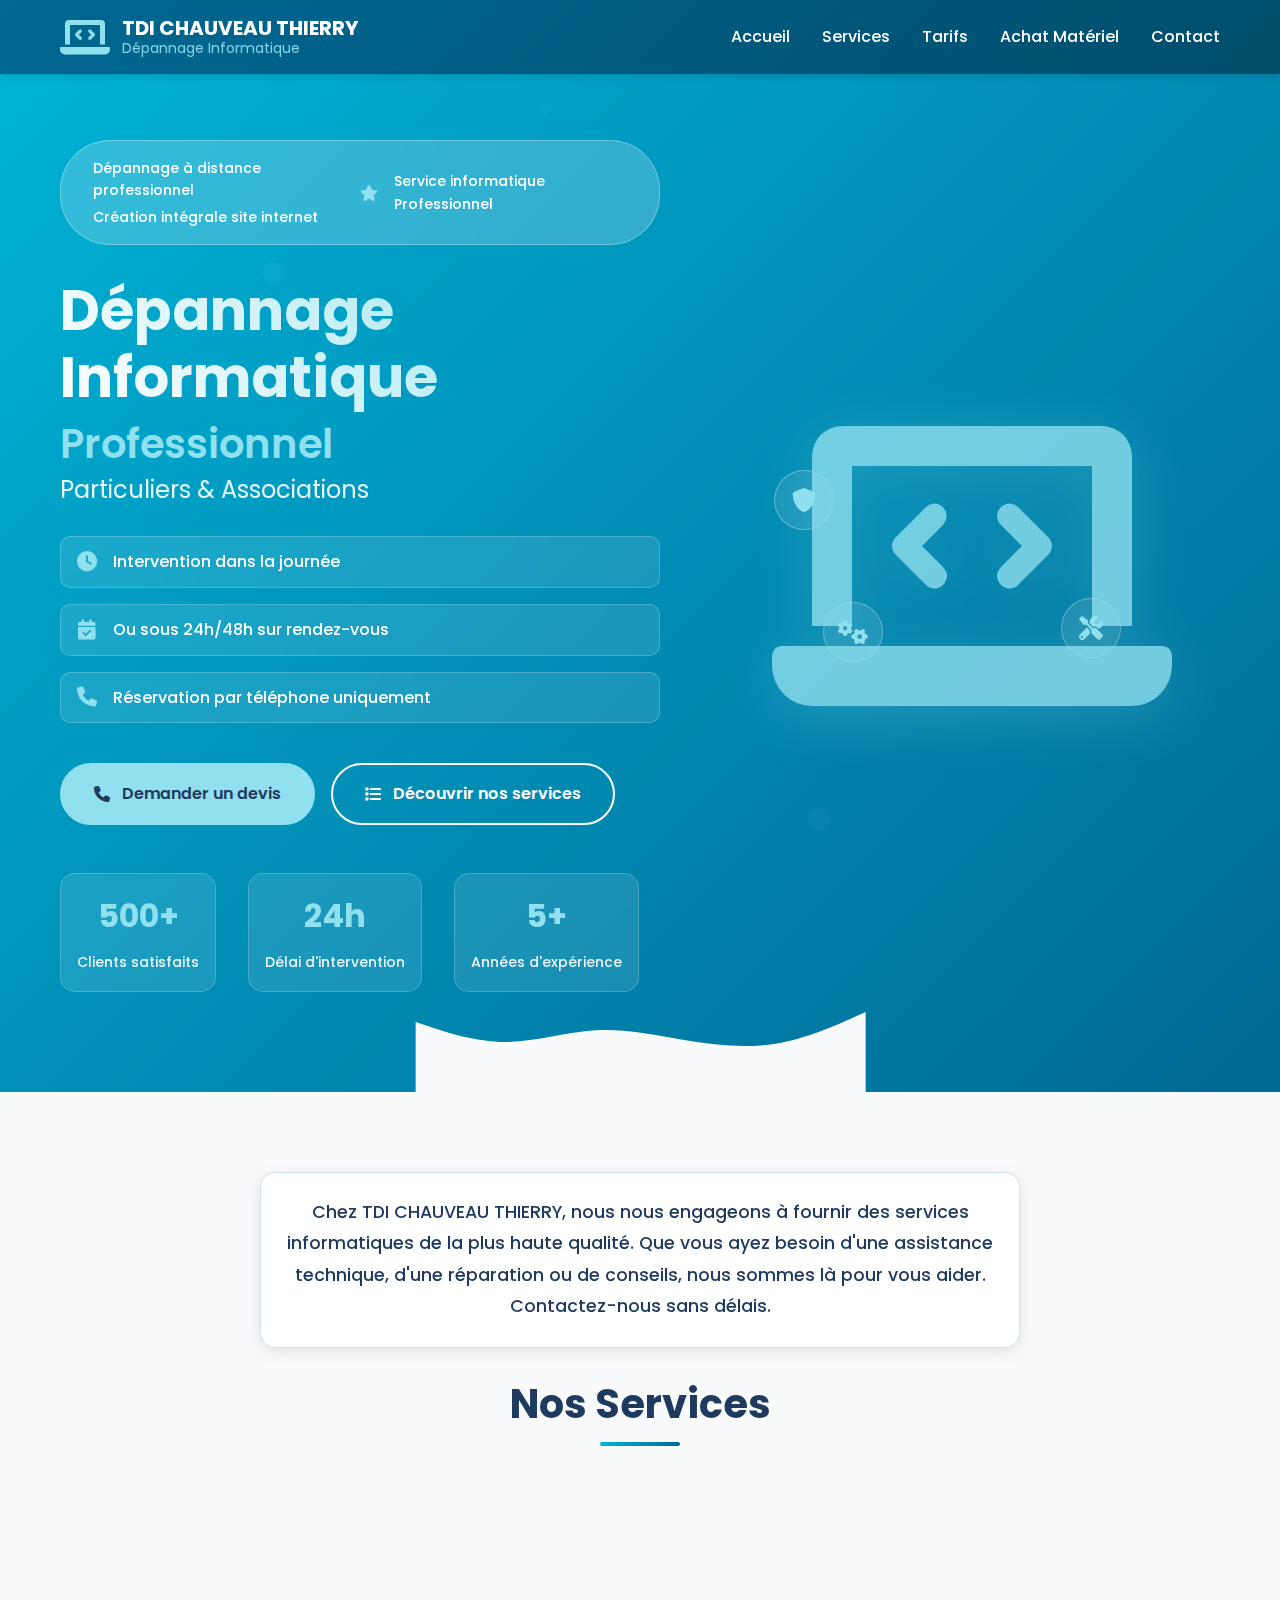
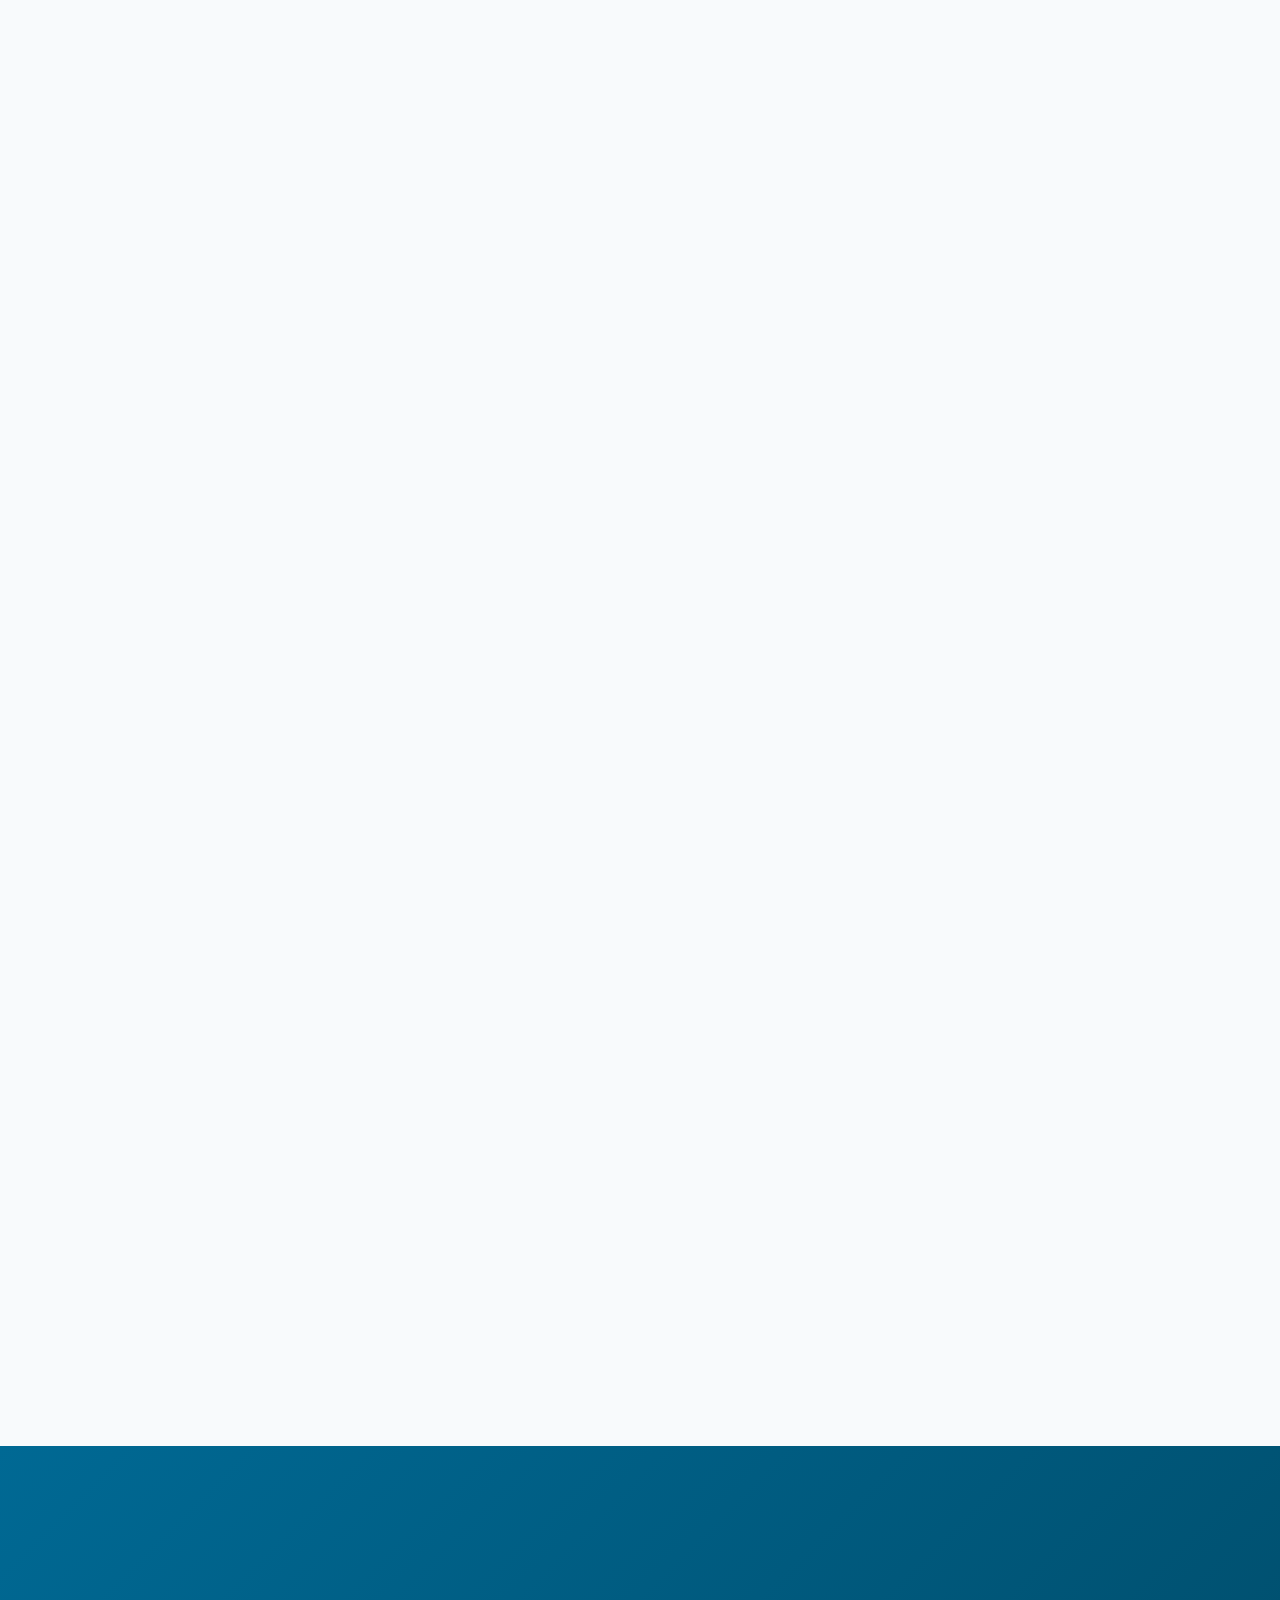
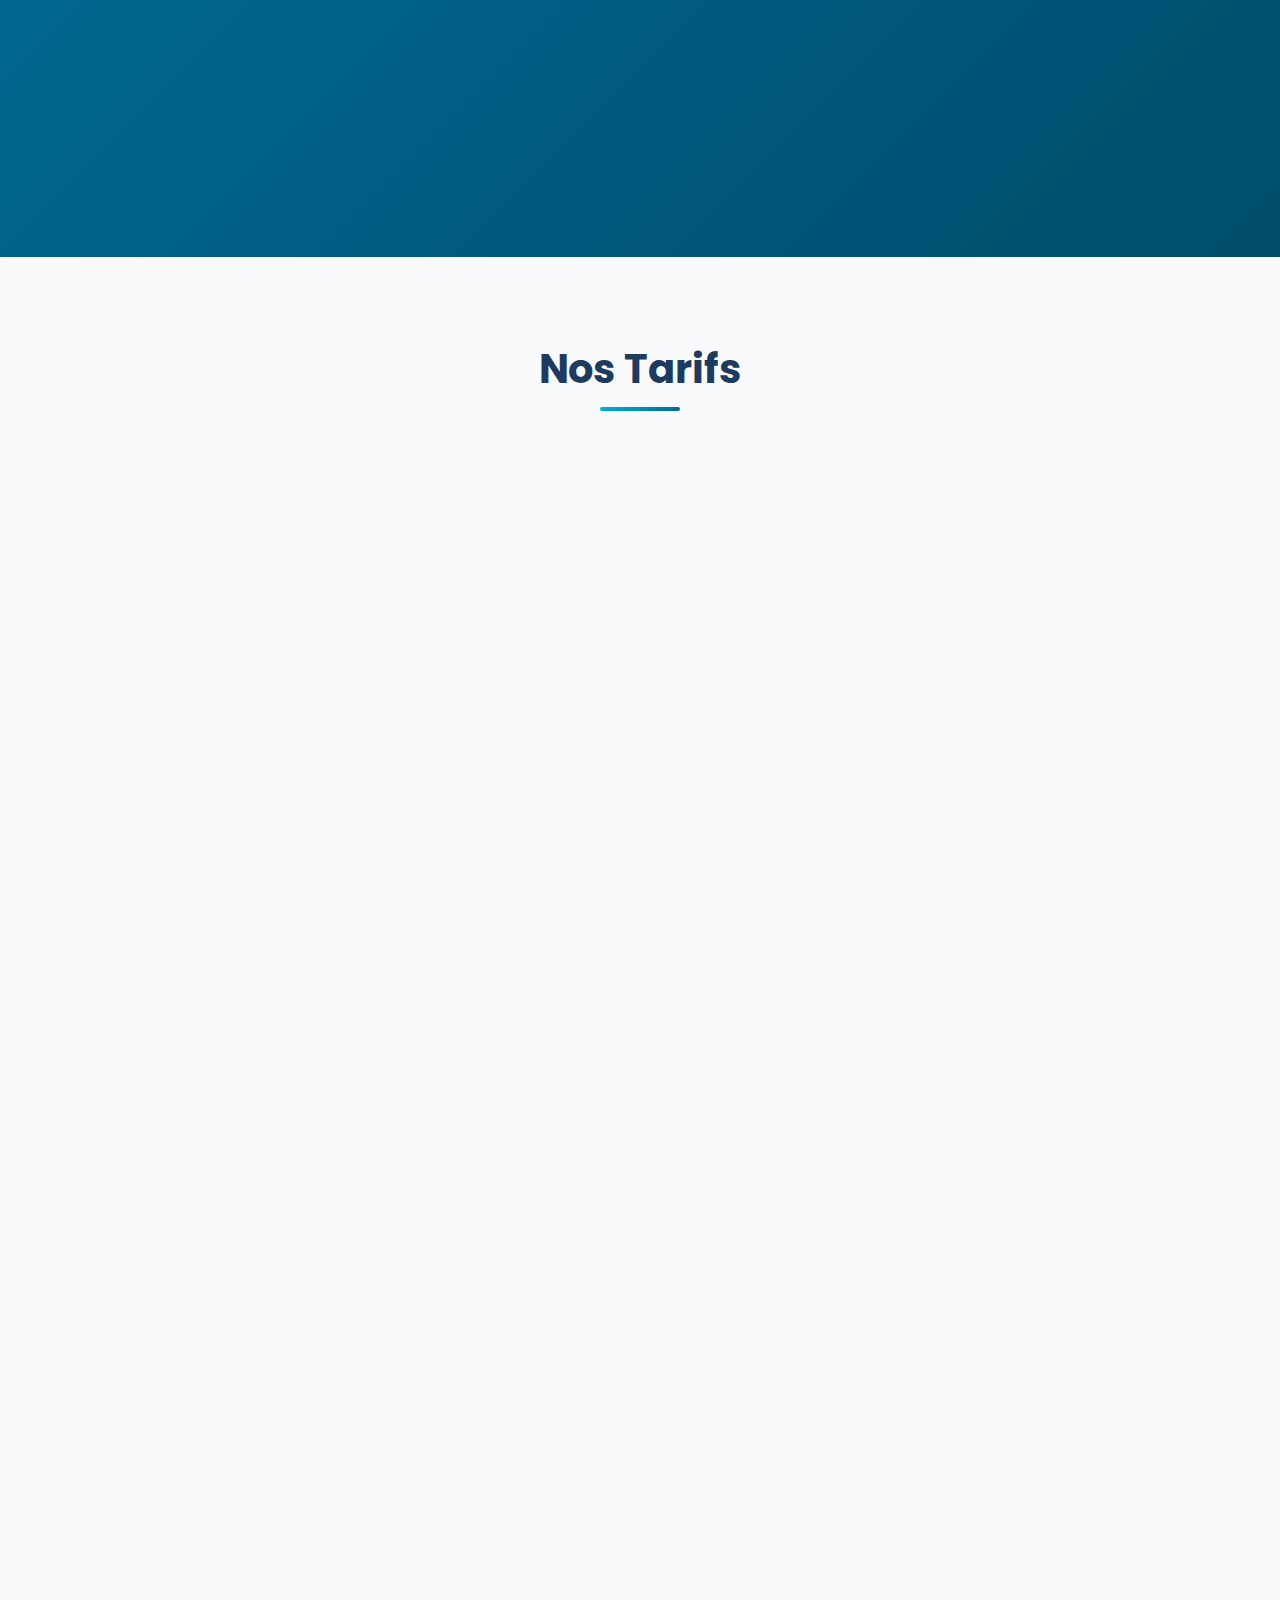
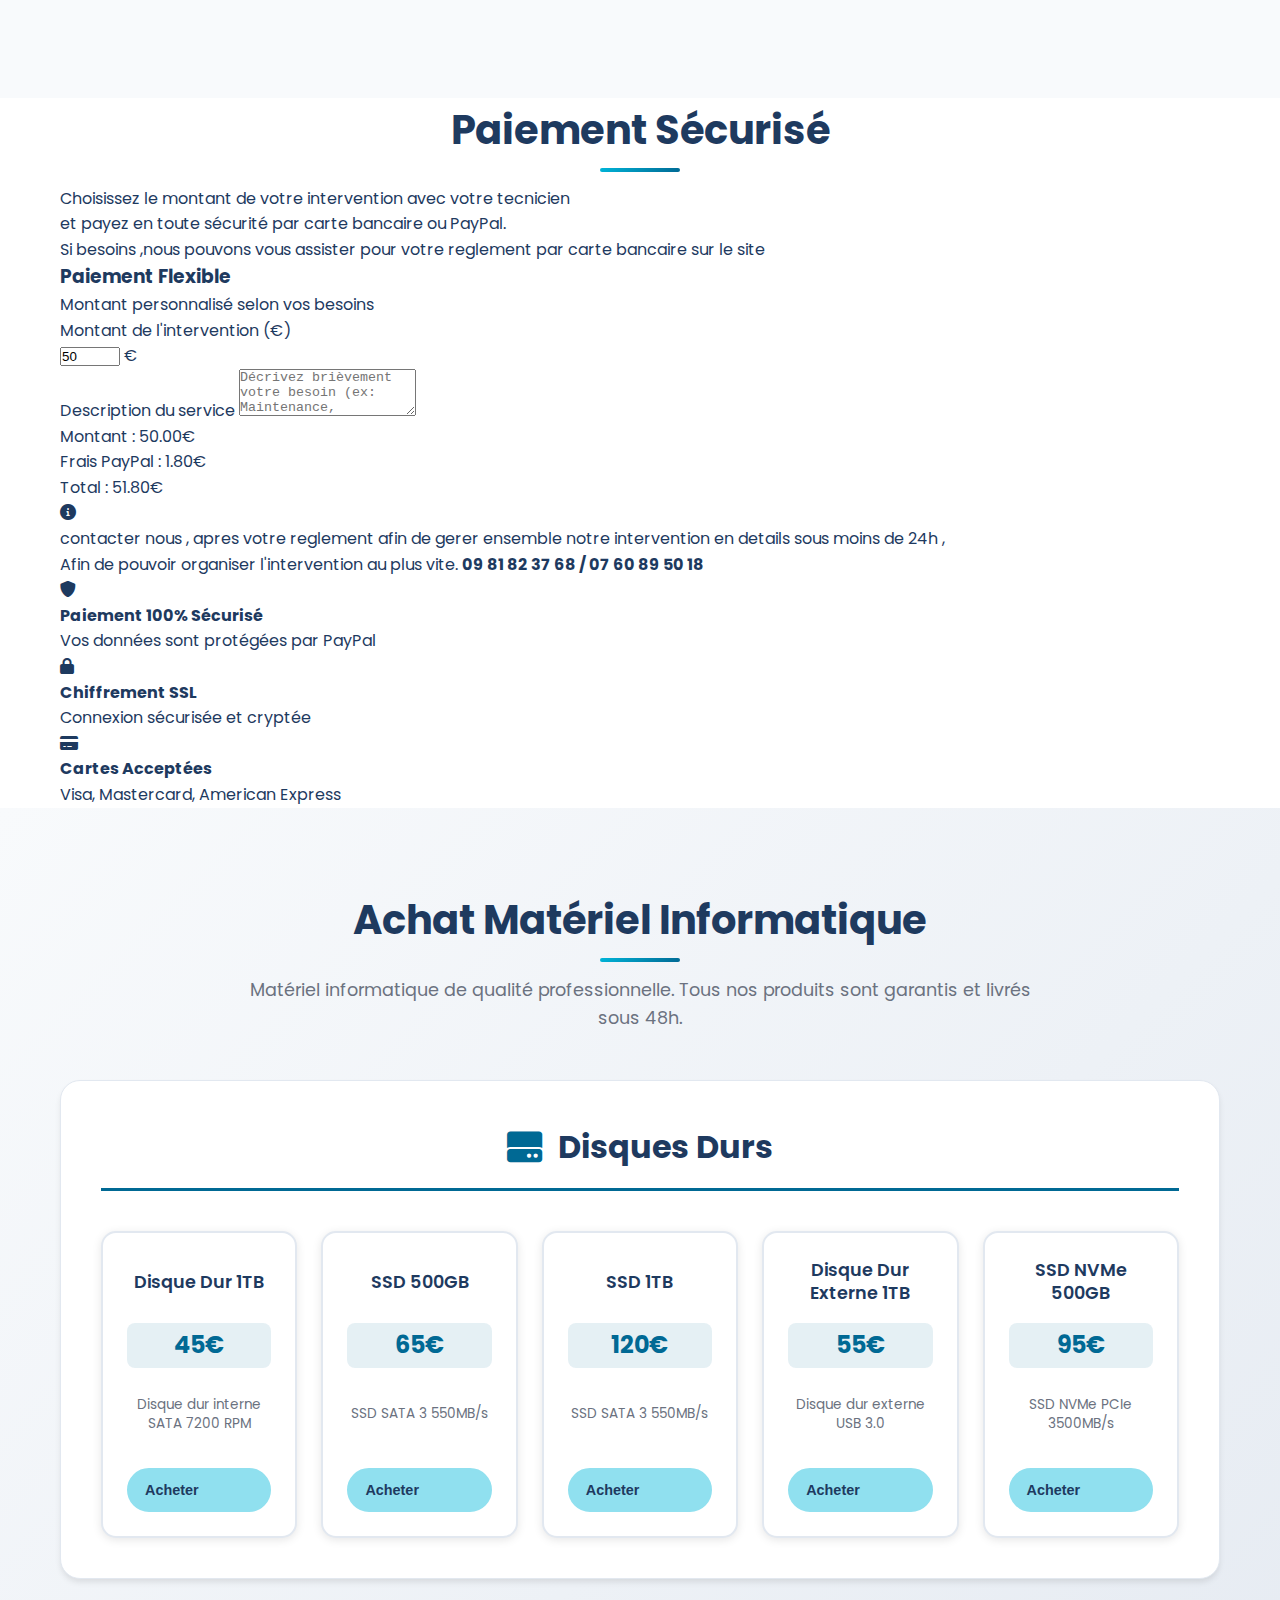
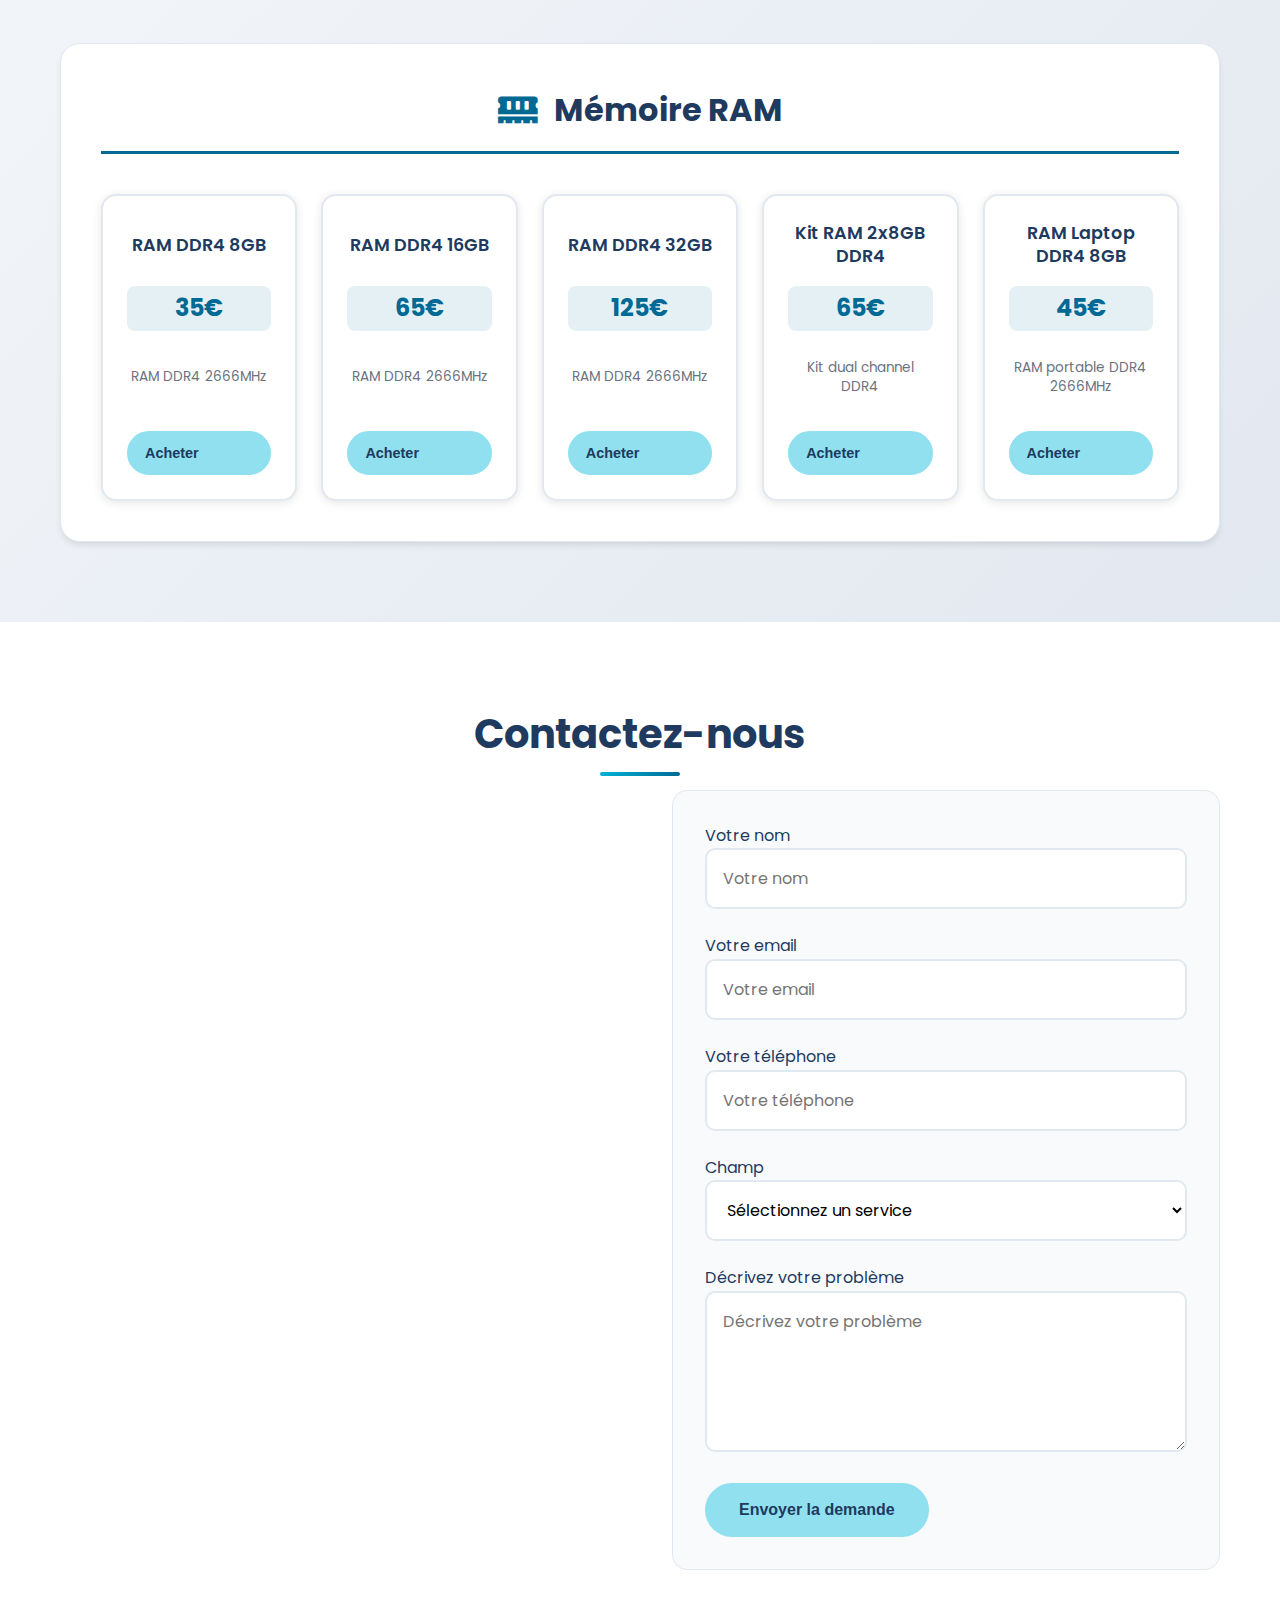
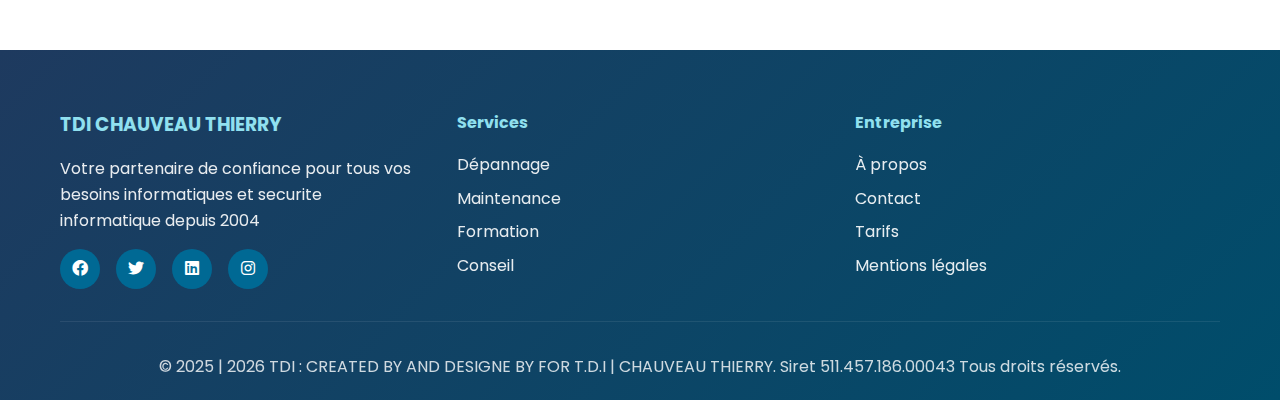
<file: index.html>
<!DOCTYPE html>
<html lang="fr">
<head>
    <meta charset="UTF-8">
    <meta name="viewport" content="width=device-width, initial-scale=1.0">
    <title>TDI CHAUVEAU THIERRY - Dépannage Informatique Professionnel a Tigy Loiret </title>
    <link rel="stylesheet" href="styles.css">
    <link href="https://cdnjs.cloudflare.com/ajax/libs/font-awesome/6.0.0/css/all.min.css" rel="stylesheet">
    <link href="https://fonts.googleapis.com/css2?family=Poppins:wght@300;400;500;600;700&display=swap" rel="stylesheet">
</head>
<body>
        
    <!-- Header -->
    <header class="header">
        <nav class="navbar">
            <div class="nav-container">
                <div class="nav-logo">
                    <i class="fas fa-laptop-code"></i>
                    <div class="logo-text">
                        <span class="logo-main">TDI CHAUVEAU THIERRY</span>
                        <span class="logo-sub">Dépannage Informatique</span>
                    </div>
                </div>
                <ul class="nav-menu">
                    <li class="nav-item">
                        <a href="#accueil" class="nav-link">Accueil</a>
                    </li>
                    <li class="nav-item">
                        <a href="#services" class="nav-link">Services</a>
                    </li>
                    <li class="nav-item">
                        <a href="#tarifs" class="nav-link">Tarifs</a>
                    </li>
                    <li class="nav-item">
                        <a href="#materiel" class="nav-link">Achat Matériel</a>
                    </li>
                    <li class="nav-item">
                        <a href="#contact" class="nav-link">Contact</a>
                    </li>
                </ul>
                <div class="hamburger">
                    <span class="bar"></span>
                    <span class="bar"></span>
                    <span class="bar"></span>
                </div>
            </div>
        </nav>

        <!-- Section Accueil -->
        <section id="accueil" class="hero">
            <div class="hero-container">
                <div class="hero-content">
                    <div class="hero-badge">
                        <div class="badge-left">
                            <span class="badge-item">Dépannage à distance professionnel</span>
                            <span class="badge-item">Création intégrale site internet</span>
                        </div>
                        <i class="fas fa-star"></i>
                        <span>Service informatique Professionnel</span>
                    </div>
                    <h1 class="hero-title">
                        <span class="title-main">Dépannage Informatique</span>
                        <span class="title-sub">Professionnel</span>
                        <span class="title-clients">Particuliers & Associations</span>
                    </h1>
                    <div class="hero-description">
                        <div class="description-item">
                            <i class="fas fa-clock"></i>
                            <span>Intervention dans la journée</span>
                        </div>
                        <div class="description-item">
                            <i class="fas fa-calendar-check"></i>
                            <span>Ou sous 24h/48h sur rendez-vous</span>
                        </div>
                        <div class="description-item">
                            <i class="fas fa-phone"></i>
                            <span>Réservation par téléphone uniquement</span>
                        </div>
                    </div>
                    <div class="hero-buttons">
                        <a href="#contact" class="btn btn-primary">
                            <i class="fas fa-phone"></i>
                            Demander un devis
                        </a>
                        <a href="#services" class="btn btn-secondary">
                            <i class="fas fa-list"></i>
                            Découvrir nos services
                        </a>
                    </div>
                    <div class="hero-stats">
                        <div class="stat-item">
                            <span class="stat-number">500+</span>
                            <span class="stat-label">Clients satisfaits</span>
                        </div>
                        <div class="stat-item">
                            <span class="stat-number">24h</span>
                            <span class="stat-label">Délai d'intervention</span>
                        </div>
                        <div class="stat-item">
                            <span class="stat-number">5+</span>
                            <span class="stat-label">Années d'expérience</span>
                        </div>
                    </div>
                </div>
                <div class="hero-visual">
                    <div class="hero-image">
                        <i class="fas fa-laptop-code"></i>
                    </div>
                    <div class="floating-elements">
                        <div class="floating-icon floating-icon-1">
                            <i class="fas fa-shield-alt"></i>
                        </div>
                        <div class="floating-icon floating-icon-2">
                            <i class="fas fa-tools"></i>
                        </div>
                        <div class="floating-icon floating-icon-3">
                            <i class="fas fa-cogs"></i>
                        </div>
                    </div>
                </div>
            </div>
            <div class="hero-wave">
                <svg xmlns="http://www.w3.org/2000/svg" viewBox="0 0 1440 320">
                    <path fill="#f8fafc" fill-opacity="1" d="M0,96L48,112C96,128,192,160,288,160C384,160,480,128,576,122.7C672,117,768,139,864,154.7C960,171,1056,181,1152,165.3C1248,149,1344,107,1392,85.3L1440,64L1440,320L1392,320C1344,320,1248,320,1152,320C1056,320,960,320,864,320C768,320,672,320,576,320C480,320,384,320,288,320C192,320,96,320,48,320L0,320Z"></path>
                </svg>
            </div>
        </section>

             <!-- Section Services -->
         <section id="services" class="services">
             <div class="container">
                 <div class="services-intro">
                     <p>Chez TDI CHAUVEAU THIERRY, nous nous engageons à fournir des services informatiques de la plus haute qualité. Que vous ayez besoin d'une assistance technique, d'une réparation ou de conseils, nous sommes là pour vous aider. Contactez-nous sans délais.</p>
                 </div>
                 <h2 class="section-title">Nos Services</h2>
                <div class="services-grid">
                    <div class="service-card">
                        <div class="service-icon">
                            <i class="fas fa-virus-slash"></i>
                        </div>
                        <h3>Nettoyage Virus</h3>
                        <p>Élimination complète des virus, malwares et logiciels espions de votre ordinateur.</p>
                    </div>
                    <div class="service-card">
                        <div class="service-icon">
                            <i class="fas fa-cogs"></i>
                        </div>
                        <h3>Optimisation Système</h3>
                        <p>Amélioration des performances et de la vitesse de votre ordinateur.</p>
                    </div>
                    <div class="service-card">
                        <div class="service-icon">
                            <i class="fas fa-network-wired"></i>
                        </div>
                        <h3>Réseau & Internet</h3>
                        <p>Configuration et dépannage de votre connexion réseau et internet.</p>
                    </div>
                    <div class="service-card">
                        <div class="service-icon">
                            <i class="fas fa-database"></i>
                        </div>
                        <h3>Récupération Données</h3>
                        <p>Sauvegarde et récupération de vos fichiers et données importantes.</p>
                    </div>
                    <div class="service-card">
                        <div class="service-icon">
                            <i class="fas fa-tools"></i>
                        </div>
                        <h3>Maintenance Hardware</h3>
                        <p>Réparation et maintenance de tous types d'équipements informatiques.</p>
                    </div>
                                     <div class="service-card">
                      <div class="service-icon">
                          <i class="fas fa-cloud"></i>
                      </div>
                      <h3>Solutions Cloud *</h3>
                      <p>Configuration et optimisation de vos solutions cloud et sauvegardes.</p>
                  </div>
                                   <div class="service-card">
                      <div class="service-icon">
                          <i class="fas fa-desktop"></i>
                      </div>
                      <h3>Forfait Dépannage à Distance</h3>
                      <p>Intervention et résolution de problèmes informatiques à distance </p>
                      <p>Telecharger Anydesk sur votre Ordinateur et nous contacter pour l'intervention.</p>
                     </div>
                  <div class="service-card">
                      <div class="service-icon">
                          <i class="fas fa-shield-alt"></i>
                      </div>
                      <h3>Forfait Intervention d'Urgence Sécurité</h3>
                      <p>Intervention rapide pour vol de données privées, usurpation d'identité, comptes bancaires compromis et autres urgences de sécurité.</p>
                      <p> accompagnement specifique et conseils comportemental sur demande contactez nous .</p>
                  </div>
                  <div class="service-card">
                      <div class="service-icon">
                          <i class="fas fa-video"></i>
                      </div>
                      <h3>Installation Vidéosurveillance Autonome</h3>
                      <p>Installation de systèmes de vidéosurveillance à partir de 100€ (hors déplacement et hors matériel). Le matériel est directement financé par le client sur nos conseils.</p>
                  </div>
                  <div class="service-card">
                      <div class="service-icon">
                          <i class="fas fa-globe"></i>
                      </div>
                      <h3>Forfait Création Site Web</h3>
                      <p>Création de sites web professionnels et particuliers tout inclus à partir de 200€ sur devis uniquement et besoins détaillés.</p>
                  </div>
              </div>
          </div>
      </section>

    <!-- Section Avantages -->
    <section class="advantages">
        <div class="container">
            <div class="advantages-grid">
                <div class="advantage-item">
                    <i class="fas fa-clock"></i>
                    <h3>Intervention tres Rapide</h3>
                    <p>Intervention sous 2h a 24h pour les urgences</p>
                </div>
                <div class="advantage-item">
                    <i class="fas fa-shield-alt"></i>
                    <h3>Garantie</h3>
                    <p>Garantie 1 mois sur tous nos services</p>
                </div>
                <div class="advantage-item">
                    <i class="fas fa-euro-sign"></i>
                    <h3>Prix Transparents</h3>
                    <p>Devis gratuit si Intervention le jour meme ou sous 24h</p>
                </div>
                <div class="advantage-item">
                    <i class="fas fa-user-tie"></i>
                    <h3>Professionnels</h3>
                    <p>Techniciens certifiés et expérimentés depuis 2004</p>
                </div>
            </div>
        </div>
    </section>

    <!-- Section Tarifs -->
    <section id="tarifs" class="pricing">
        <div class="container">
            <h2 class="section-title">Nos Tarifs</h2>
            <div class="pricing-grid">
                <div class="pricing-card">
                    <div class="pricing-header">
                        <h3>Diagnostic</h3>
                        <div class="price">Gratuit si Intervention le jour meme ou sous 24h</div>
                    </div>
                    <ul class="pricing-features">
                        <li><i class="fas fa-check"></i> Diagnostic complet ou partiel au telephone</li>
                        <li><i class="fas fa-check"></i> Devis détaillé Gratuit intervention le jour meme ou sous 24h</li>
                        <li><i class="fas fa-check"></i> Conseils personnalisés</li>
                    </ul>
                    <a href="#contact" class="btn btn-outline">Commencer</a>
                </div>
                <div class="pricing-card featured">
                    <div class="pricing-header">
                        <h3>Maintenance professionel </h3>
                        <div class="price">A partir de 65€ Hors deplacements</div>
                        <div class="price-period">Forfait</div>
                    </div>
                    <ul class="pricing-features">
                        <li><i class="fas fa-check"></i> Nettoyage complet</li>
                        <li><i class="fas fa-check"></i> Optimisation système</li>
                        <li><i class="fas fa-check"></i> Mise à jour logiciels</li>
                        <li><i class="fas fa-check"></i> Support téléphonique</li>
                    </ul>
                    <a href="#contact" class="btn btn-primary">Choisir</a>
                </div>
                                     <div class="pricing-card">
                     <div class="pricing-header">
                         <h3>Intervention</h3>
                         <div class="price">A partir de 70€ Hors deplacements</div> 
                         <div class="price-period">Forfait</div>
                     </div>
                     <ul class="pricing-features">
                         <li><i class="fas fa-check"></i> Dépannage sur site</li>
                         <li><i class="fas fa-check"></i> Réparation hardware</li>
                         <li><i class="fas fa-check"></i> Installation logiciels</li>
                         <li><i class="fas fa-check"></i> Formation utilisateur</li>
                     </ul>
                     <a href="#contact" class="btn btn-outline">Réserver</a>
                 </div>
                 <div class="pricing-card">
                     <div class="pricing-header">
                         <h3>Dépannage à Distance</h3>
                         <div class="price">A partir de 20€</div>
                         <div class="price-period">Forfait</div>
                     </div>
                     <ul class="pricing-features">
                         <li><i class="fas fa-check"></i> Intervention à distance</li>
                         <li><i class="fas fa-check"></i> Via TeamViewer/AnyDesk</li>
                         <li><i class="fas fa-check"></i> Résolution de problèmes</li>
                         <li><i class="fas fa-check"></i> Support en ligne</li>
                     </ul>
                     <a href="#contact" class="btn btn-outline">Réserver</a>
                 </div>
                 <div class="pricing-card">
                     <div class="pricing-header">
                         <h3>Intervention d'Urgence</h3>
                         <div class="price">100€</div>
                         <div class="price-period">Forfait</div>
                     </div>
                     <ul class="pricing-features">
                         <li><i class="fas fa-check"></i> Intervention prioritaire</li>
                         <li><i class="fas fa-check"></i> Sous 2 h a 4 h maximum</li>
                         <li><i class="fas fa-check"></i> Dépannage express</li>
                         <li><i class="fas fa-check"></i> Service premium</li>
                     </ul>
                     <a href="#contact" class="btn btn-outline">Réserver</a>
                 </div>
                 <div class="pricing-card">
                     <div class="pricing-header">
                         <h3>Installation Vidéosurveillance Automnome</h3>
                         <div class="price">Sur devis</div>
                         <div class="price-period">Contactez-nous</div>
                     </div>
                     <ul class="pricing-features">
                         <li><i class="fas fa-check"></i> Caméras de surveillance</li>
                         <li><i class="fas fa-check"></i> Système d'enregistrement</li>
                         <li><i class="fas fa-check"></i> Configuration réseau</li>
                         <li><i class="fas fa-check"></i> Formation utilisateur</li>
                     </ul>
                     <p style="color: var(--primary-color); font-weight: 600; margin-top: 1rem; font-size: 0.9rem;">
                         <i class="fas fa-info-circle"></i> Prenez contact pour plus d'informations
                     </p>
                     <a href="#contact" class="btn btn-outline">Demander un devis</a>
                 </div>
            </div>
        </div>
    </section>

    <!-- Section Paiement Flexible -->
    <section id="paiement" class="payment-flexible">
        <div class="container">
            <h2 class="section-title">Paiement Sécurisé</h2>
            <div class="payment-intro">
                <p>Choisissez le montant de votre intervention avec votre tecnicien </p><p></p>et payez en toute sécurité par carte bancaire ou PayPal.</p>
                <p> Si besoins ,nous pouvons vous assister pour votre reglement par carte bancaire sur le site</p>
            </div>
            
            <div class="payment-form-container">
                <div class="payment-card">
                    <div class="payment-header">
                        <h3>Paiement Flexible</h3>
                        <p>Montant personnalisé selon vos besoins</p>
                    </div>
                    
                    <div class="amount-selector">
                        <label for="payment-amount">Montant de l'intervention (€)</label>
                        <div class="amount-input-group">
                            <input type="number" id="payment-amount" min="20" max="500" step="5" value="50" placeholder="50">
                            <span class="currency">€</span>
                        </div>
                    </div>
                    
                    <div class="service-description">
                        <label for="service-description">Description du service</label>
                        <textarea id="service-description" placeholder="Décrivez brièvement votre besoin (ex: Maintenance, Dépannage, Installation...)" rows="3"></textarea>
                    </div>
                    
                    <div class="payment-summary">
                        <div class="summary-item">
                            <span>Montant :</span>
                            <span id="summary-amount">50€</span>
                        </div>
                        <div class="summary-item">
                            <span>Frais PayPal :</span>
                            <span id="summary-fees">2.90€</span>
                        </div>
                        <div class="summary-item total">
                            <span>Total :</span>
                            <span id="summary-total">52.90€</span>
                        </div>
                    </div>
                    
                    <div class="paypal-button-container">
                        <div id="paypal-button-flexible"></div>
                    </div>
                    
                    <div class="payment-info">
                        <p><i class="fas fa-info-circle"></i> <p>contacter nous , apres votre reglement afin de gerer ensemble notre intervention en details sous moins de 24h , </p>
                            <p></p>Afin de pouvoir organiser l'intervention au plus vite. <strong>09 81 82 37 68 / 07 60 89 50 18</strong></p>
                    </div>
                </div>
            </div>
            
            <div class="payment-security">
                <div class="security-item">
                    <i class="fas fa-shield-alt"></i>
                    <h4>Paiement 100% Sécurisé</h4>
                    <p>Vos données sont protégées par PayPal</p>
                </div>
                <div class="security-item">
                    <i class="fas fa-lock"></i>
                    <h4>Chiffrement SSL</h4>
                    <p>Connexion sécurisée et cryptée</p>
                </div>
                <div class="security-item">
                    <i class="fas fa-credit-card"></i>
                    <h4>Cartes Acceptées</h4>
                    <p>Visa, Mastercard, American Express</p>
                </div>
            </div>
        </div>
    </section>

    <!-- Section Achat Matériel Informatique -->
    <section id="materiel" class="hardware-shop" style="padding: 80px 0; background: linear-gradient(135deg, #f8fafc 0%, #e2e8f0 100%);">
        <div class="container">
            <h2 class="section-title">Achat Matériel Informatique</h2>
            <div class="hardware-intro" style="text-align: center; max-width: 800px; margin: 0 auto 3rem; color: var(--text-dark);">
                <p style="font-size: 1.1rem; line-height: 1.6; color: var(--text-light);">Matériel informatique de qualité professionnelle. Tous nos produits sont garantis et livrés sous 48h.</p>
            </div>
            
            <div class="hardware-categories" style="display: flex; flex-direction: column; gap: 4rem;">
                <!-- Disques Durs -->
                <div class="hardware-category" style="background: var(--white); border-radius: 20px; padding: 2.5rem; box-shadow: var(--shadow); border: 1px solid var(--border-color);">
                    <h3 style="display: flex; align-items: center; justify-content: center; gap: 1rem; font-size: 2rem; font-weight: 700; color: var(--text-dark); margin-bottom: 2.5rem; padding-bottom: 1rem; border-bottom: 3px solid var(--primary-color);">
                        <i class="fas fa-hdd" style="color: var(--primary-color); font-size: 2.2rem;"></i> Disques Durs
                    </h3>
                    <div class="product-grid" style="display: grid; grid-template-columns: repeat(5, 1fr); gap: 1.5rem; justify-items: center; align-items: stretch;">
                        <div class="product-slot" style="background: var(--white); border: 2px solid var(--border-color); border-radius: 15px; overflow: hidden; transition: all 0.3s ease; position: relative; width: 100%; max-width: 200px; min-height: 300px; display: flex; flex-direction: column; box-shadow: 0 2px 10px rgba(0, 0, 0, 0.1);">
                            <div class="slot-content" style="padding: 1.5rem; text-align: center; display: flex; flex-direction: column; justify-content: space-between; height: 100%;">
                                <h4 style="font-size: 1.1rem; font-weight: 600; color: var(--text-dark); margin-bottom: 1rem; line-height: 1.3; min-height: 50px; display: flex; align-items: center; justify-content: center;">Disque Dur 1TB</h4>
                                <p class="price" style="font-size: 1.5rem; font-weight: 700; color: var(--primary-color); margin-bottom: 1rem; padding: 0.5rem; background: rgba(0, 105, 148, 0.1); border-radius: 8px;">45€</p>
                                <p class="description" style="color: var(--text-light); font-size: 0.85rem; line-height: 1.4; margin-bottom: 1.5rem; min-height: 60px; display: flex; align-items: center; justify-content: center;">Disque dur interne SATA 7200 RPM</p>
                                <button class="btn btn-primary buy-now" style="width: 100%; padding: 0.75rem 1rem; font-size: 0.9rem; font-weight: 600; margin-top: auto; transition: all 0.3s ease;">Acheter</button>
                            </div>
                        </div>
                        <div class="product-slot" style="background: var(--white); border: 2px solid var(--border-color); border-radius: 15px; overflow: hidden; transition: all 0.3s ease; position: relative; width: 100%; max-width: 200px; min-height: 300px; display: flex; flex-direction: column; box-shadow: 0 2px 10px rgba(0, 0, 0, 0.1);">
                            <div class="slot-content" style="padding: 1.5rem; text-align: center; display: flex; flex-direction: column; justify-content: space-between; height: 100%;">
                                <h4 style="font-size: 1.1rem; font-weight: 600; color: var(--text-dark); margin-bottom: 1rem; line-height: 1.3; min-height: 50px; display: flex; align-items: center; justify-content: center;">SSD 500GB</h4>
                                <p class="price" style="font-size: 1.5rem; font-weight: 700; color: var(--primary-color); margin-bottom: 1rem; padding: 0.5rem; background: rgba(0, 105, 148, 0.1); border-radius: 8px;">65€</p>
                                <p class="description" style="color: var(--text-light); font-size: 0.85rem; line-height: 1.4; margin-bottom: 1.5rem; min-height: 60px; display: flex; align-items: center; justify-content: center;">SSD SATA 3 550MB/s</p>
                                <button class="btn btn-primary buy-now" style="width: 100%; padding: 0.75rem 1rem; font-size: 0.9rem; font-weight: 600; margin-top: auto; transition: all 0.3s ease;">Acheter</button>
                            </div>
                        </div>
                        <div class="product-slot" style="background: var(--white); border: 2px solid var(--border-color); border-radius: 15px; overflow: hidden; transition: all 0.3s ease; position: relative; width: 100%; max-width: 200px; min-height: 300px; display: flex; flex-direction: column; box-shadow: 0 2px 10px rgba(0, 0, 0, 0.1);">
                            <div class="slot-content" style="padding: 1.5rem; text-align: center; display: flex; flex-direction: column; justify-content: space-between; height: 100%;">
                                <h4 style="font-size: 1.1rem; font-weight: 600; color: var(--text-dark); margin-bottom: 1rem; line-height: 1.3; min-height: 50px; display: flex; align-items: center; justify-content: center;">SSD 1TB</h4>
                                <p class="price" style="font-size: 1.5rem; font-weight: 700; color: var(--primary-color); margin-bottom: 1rem; padding: 0.5rem; background: rgba(0, 105, 148, 0.1); border-radius: 8px;">120€</p>
                                <p class="description" style="color: var(--text-light); font-size: 0.85rem; line-height: 1.4; margin-bottom: 1.5rem; min-height: 60px; display: flex; align-items: center; justify-content: center;">SSD SATA 3 550MB/s</p>
                                <button class="btn btn-primary buy-now" style="width: 100%; padding: 0.75rem 1rem; font-size: 0.9rem; font-weight: 600; margin-top: auto; transition: all 0.3s ease;">Acheter</button>
                            </div>
                        </div>
                        <div class="product-slot" style="background: var(--white); border: 2px solid var(--border-color); border-radius: 15px; overflow: hidden; transition: all 0.3s ease; position: relative; width: 100%; max-width: 200px; min-height: 300px; display: flex; flex-direction: column; box-shadow: 0 2px 10px rgba(0, 0, 0, 0.1);">
                            <div class="slot-content" style="padding: 1.5rem; text-align: center; display: flex; flex-direction: column; justify-content: space-between; height: 100%;">
                                <h4 style="font-size: 1.1rem; font-weight: 600; color: var(--text-dark); margin-bottom: 1rem; line-height: 1.3; min-height: 50px; display: flex; align-items: center; justify-content: center;">Disque Dur Externe 1TB</h4>
                                <p class="price" style="font-size: 1.5rem; font-weight: 700; color: var(--primary-color); margin-bottom: 1rem; padding: 0.5rem; background: rgba(0, 105, 148, 0.1); border-radius: 8px;">55€</p>
                                <p class="description" style="color: var(--text-light); font-size: 0.85rem; line-height: 1.4; margin-bottom: 1.5rem; min-height: 60px; display: flex; align-items: center; justify-content: center;">Disque dur externe USB 3.0</p>
                                <button class="btn btn-primary buy-now" style="width: 100%; padding: 0.75rem 1rem; font-size: 0.9rem; font-weight: 600; margin-top: auto; transition: all 0.3s ease;">Acheter</button>
                            </div>
                        </div>
                        <div class="product-slot" style="background: var(--white); border: 2px solid var(--border-color); border-radius: 15px; overflow: hidden; transition: all 0.3s ease; position: relative; width: 100%; max-width: 200px; min-height: 300px; display: flex; flex-direction: column; box-shadow: 0 2px 10px rgba(0, 0, 0, 0.1);">
                            <div class="slot-content" style="padding: 1.5rem; text-align: center; display: flex; flex-direction: column; justify-content: space-between; height: 100%;">
                                <h4 style="font-size: 1.1rem; font-weight: 600; color: var(--text-dark); margin-bottom: 1rem; line-height: 1.3; min-height: 50px; display: flex; align-items: center; justify-content: center;">SSD NVMe 500GB</h4>
                                <p class="price" style="font-size: 1.5rem; font-weight: 700; color: var(--primary-color); margin-bottom: 1rem; padding: 0.5rem; background: rgba(0, 105, 148, 0.1); border-radius: 8px;">95€</p>
                                <p class="description" style="color: var(--text-light); font-size: 0.85rem; line-height: 1.4; margin-bottom: 1.5rem; min-height: 60px; display: flex; align-items: center; justify-content: center;">SSD NVMe PCIe 3500MB/s</p>
                                <button class="btn btn-primary buy-now" style="width: 100%; padding: 0.75rem 1rem; font-size: 0.9rem; font-weight: 600; margin-top: auto; transition: all 0.3s ease;">Acheter</button>
                            </div>
                        </div>
                    </div>
                </div>

                <!-- Mémoire RAM -->
                <div class="hardware-category" style="background: var(--white); border-radius: 20px; padding: 2.5rem; box-shadow: var(--shadow); border: 1px solid var(--border-color);">
                    <h3 style="display: flex; align-items: center; justify-content: center; gap: 1rem; font-size: 2rem; font-weight: 700; color: var(--text-dark); margin-bottom: 2.5rem; padding-bottom: 1rem; border-bottom: 3px solid var(--primary-color);">
                        <i class="fas fa-memory" style="color: var(--primary-color); font-size: 2.2rem;"></i> Mémoire RAM
                    </h3>
                    <div class="product-grid" style="display: grid; grid-template-columns: repeat(5, 1fr); gap: 1.5rem; justify-items: center; align-items: stretch;">
                        <div class="product-slot" style="background: var(--white); border: 2px solid var(--border-color); border-radius: 15px; overflow: hidden; transition: all 0.3s ease; position: relative; width: 100%; max-width: 200px; min-height: 300px; display: flex; flex-direction: column; box-shadow: 0 2px 10px rgba(0, 0, 0, 0.1);">
                            <div class="slot-content" style="padding: 1.5rem; text-align: center; display: flex; flex-direction: column; justify-content: space-between; height: 100%;">
                                <h4 style="font-size: 1.1rem; font-weight: 600; color: var(--text-dark); margin-bottom: 1rem; line-height: 1.3; min-height: 50px; display: flex; align-items: center; justify-content: center;">RAM DDR4 8GB</h4>
                                <p class="price" style="font-size: 1.5rem; font-weight: 700; color: var(--primary-color); margin-bottom: 1rem; padding: 0.5rem; background: rgba(0, 105, 148, 0.1); border-radius: 8px;">35€</p>
                                <p class="description" style="color: var(--text-light); font-size: 0.85rem; line-height: 1.4; margin-bottom: 1.5rem; min-height: 60px; display: flex; align-items: center; justify-content: center;">RAM DDR4 2666MHz</p>
                                <button class="btn btn-primary buy-now" style="width: 100%; padding: 0.75rem 1rem; font-size: 0.9rem; font-weight: 600; margin-top: auto; transition: all 0.3s ease;">Acheter</button>
                            </div>
                        </div>
                        <div class="product-slot" style="background: var(--white); border: 2px solid var(--border-color); border-radius: 15px; overflow: hidden; transition: all 0.3s ease; position: relative; width: 100%; max-width: 200px; min-height: 300px; display: flex; flex-direction: column; box-shadow: 0 2px 10px rgba(0, 0, 0, 0.1);">
                            <div class="slot-content" style="padding: 1.5rem; text-align: center; display: flex; flex-direction: column; justify-content: space-between; height: 100%;">
                                <h4 style="font-size: 1.1rem; font-weight: 600; color: var(--text-dark); margin-bottom: 1rem; line-height: 1.3; min-height: 50px; display: flex; align-items: center; justify-content: center;">RAM DDR4 16GB</h4>
                                <p class="price" style="font-size: 1.5rem; font-weight: 700; color: var(--primary-color); margin-bottom: 1rem; padding: 0.5rem; background: rgba(0, 105, 148, 0.1); border-radius: 8px;">65€</p>
                                <p class="description" style="color: var(--text-light); font-size: 0.85rem; line-height: 1.4; margin-bottom: 1.5rem; min-height: 60px; display: flex; align-items: center; justify-content: center;">RAM DDR4 2666MHz</p>
                                <button class="btn btn-primary buy-now" style="width: 100%; padding: 0.75rem 1rem; font-size: 0.9rem; font-weight: 600; margin-top: auto; transition: all 0.3s ease;">Acheter</button>
                            </div>
                        </div>
                        <div class="product-slot" style="background: var(--white); border: 2px solid var(--border-color); border-radius: 15px; overflow: hidden; transition: all 0.3s ease; position: relative; width: 100%; max-width: 200px; min-height: 300px; display: flex; flex-direction: column; box-shadow: 0 2px 10px rgba(0, 0, 0, 0.1);">
                            <div class="slot-content" style="padding: 1.5rem; text-align: center; display: flex; flex-direction: column; justify-content: space-between; height: 100%;">
                                <h4 style="font-size: 1.1rem; font-weight: 600; color: var(--text-dark); margin-bottom: 1rem; line-height: 1.3; min-height: 50px; display: flex; align-items: center; justify-content: center;">RAM DDR4 32GB</h4>
                                <p class="price" style="font-size: 1.5rem; font-weight: 700; color: var(--primary-color); margin-bottom: 1rem; padding: 0.5rem; background: rgba(0, 105, 148, 0.1); border-radius: 8px;">125€</p>
                                <p class="description" style="color: var(--text-light); font-size: 0.85rem; line-height: 1.4; margin-bottom: 1.5rem; min-height: 60px; display: flex; align-items: center; justify-content: center;">RAM DDR4 2666MHz</p>
                                <button class="btn btn-primary buy-now" style="width: 100%; padding: 0.75rem 1rem; font-size: 0.9rem; font-weight: 600; margin-top: auto; transition: all 0.3s ease;">Acheter</button>
                            </div>
                        </div>
                        <div class="product-slot" style="background: var(--white); border: 2px solid var(--border-color); border-radius: 15px; overflow: hidden; transition: all 0.3s ease; position: relative; width: 100%; max-width: 200px; min-height: 300px; display: flex; flex-direction: column; box-shadow: 0 2px 10px rgba(0, 0, 0, 0.1);">
                            <div class="slot-content" style="padding: 1.5rem; text-align: center; display: flex; flex-direction: column; justify-content: space-between; height: 100%;">
                                <h4 style="font-size: 1.1rem; font-weight: 600; color: var(--text-dark); margin-bottom: 1rem; line-height: 1.3; min-height: 50px; display: flex; align-items: center; justify-content: center;">Kit RAM 2x8GB DDR4</h4>
                                <p class="price" style="font-size: 1.5rem; font-weight: 700; color: var(--primary-color); margin-bottom: 1rem; padding: 0.5rem; background: rgba(0, 105, 148, 0.1); border-radius: 8px;">65€</p>
                                <p class="description" style="color: var(--text-light); font-size: 0.85rem; line-height: 1.4; margin-bottom: 1.5rem; min-height: 60px; display: flex; align-items: center; justify-content: center;">Kit dual channel DDR4</p>
                                <button class="btn btn-primary buy-now" style="width: 100%; padding: 0.75rem 1rem; font-size: 0.9rem; font-weight: 600; margin-top: auto; transition: all 0.3s ease;">Acheter</button>
                            </div>
                        </div>
                        <div class="product-slot" style="background: var(--white); border: 2px solid var(--border-color); border-radius: 15px; overflow: hidden; transition: all 0.3s ease; position: relative; width: 100%; max-width: 200px; min-height: 300px; display: flex; flex-direction: column; box-shadow: 0 2px 10px rgba(0, 0, 0, 0.1);">
                            <div class="slot-content" style="padding: 1.5rem; text-align: center; display: flex; flex-direction: column; justify-content: space-between; height: 100%;">
                                <h4 style="font-size: 1.1rem; font-weight: 600; color: var(--text-dark); margin-bottom: 1rem; line-height: 1.3; min-height: 50px; display: flex; align-items: center; justify-content: center;">RAM Laptop DDR4 8GB</h4>
                                <p class="price" style="font-size: 1.5rem; font-weight: 700; color: var(--primary-color); margin-bottom: 1rem; padding: 0.5rem; background: rgba(0, 105, 148, 0.1); border-radius: 8px;">45€</p>
                                <p class="description" style="color: var(--text-light); font-size: 0.85rem; line-height: 1.4; margin-bottom: 1.5rem; min-height: 60px; display: flex; align-items: center; justify-content: center;">RAM portable DDR4 2666MHz</p>
                                <button class="btn btn-primary buy-now" style="width: 100%; padding: 0.75rem 1rem; font-size: 0.9rem; font-weight: 600; margin-top: auto; transition: all 0.3s ease;">Acheter</button>
                            </div>
                        </div>
                    </div>
                </div>
            </div>
        </div>
    </section>

    <!-- Section Contact -->
    <section id="contact" class="contact">
        <div class="container">
            <h2 class="section-title">Contactez-nous</h2>
            <div class="contact-content">
                <div class="contact-info">
                    <div class="contact-item">
                        <i class="fas fa-phone"></i>
                        <div>
                            <h3>Téléphone</h3>
                            <p><strong>Contact Téléphonique prioritaire :</strong></p>
                            <ul>
                                <li>09 81 82 37 68</li>
                                <li>07 61 69 54 69</li>
                                <li>07 60 89 50 18</li>
                            </ul>
                           
                            </ul>
                        </div>
                    </div>
                    <div class="contact-item">
                        <i class="fas fa-envelope"></i>
                        <div>
                            <h3>Email</h3>
                            <p>tdidepannage.informatique@ik.me</p>
                        </div>
                    </div>
                    <div class="contact-item">
                        <i class="fas fa-map-marker-alt"></i>
                        <div>
                            <h3>Adresse</h3>
                            <p>10 rue du moulin<br>45510 Tigy, France</p>
                        </div>
                    </div>
                    <div class="contact-item">
                        <i class="fas fa-clock"></i>
                        <div>
                            <h3>Horaires</h3>
                            <p>Lun-Ven: 9h-19h sur rendez-vous uniquement<br>Sam: 8h-13h sur rendez-vous uniquement</p>
                        </div>
                    </div>
                </div>
                <form class="contact-form">
                    <div class="form-group">
                        <input type="text" id="name" name="name" placeholder="Votre nom" required>
                    </div>
                    <div class="form-group">
                        <input type="email" id="email" name="email" placeholder="Votre email" required>
                    </div>
                    <div class="form-group">
                        <input type="tel" id="phone" name="phone" placeholder="Votre téléphone">
                    </div>
                    <div class="form-group">
                        <select id="service" name="service" required>
                            <option value="">Sélectionnez un service</option>
                            <option value="diagnostic">Diagnostic</option>
                            <option value="maintenance">Maintenance</option>
                            <option value="depannage">Dépannage</option>
                            <option value="autre">Autre</option>
                        </select>
                    </div>
                    <div class="form-group">
                        <textarea id="message" name="message" placeholder="Décrivez votre problème" rows="5" required></textarea>
                    </div>
                    <button type="submit" class="btn btn-primary">Envoyer la demande</button>
                </form>
            </div>
        </div>
    </section>

    <!-- Footer -->
    <footer class="footer">
        <div class="container">
            <div class="footer-content">
                <div class="footer-section">
                    <h3>TDI CHAUVEAU THIERRY</h3>
                    <p>Votre partenaire de confiance pour tous vos besoins informatiques et securite informatique depuis 2004 </p>
                    <div class="social-links">
                        <a href="#"><i class="fab fa-facebook"></i></a>
                        <a href="#"><i class="fab fa-twitter"></i></a>
                        <a href="#"><i class="fab fa-linkedin"></i></a>
                        <a href="#"><i class="fab fa-instagram"></i></a>
                    </div>
                </div>
                <div class="footer-section">
                    <h4>Services</h4>
                    <ul>
                        <li><a href="#services">Dépannage</a></li>
                        <li><a href="#services">Maintenance</a></li>
                        <li><a href="#services">Formation</a></li>
                        <li><a href="#services">Conseil</a></li>
                    </ul>
                </div>
                <div class="footer-section">
                    <h4>Entreprise</h4>
                    <ul>
                        <li><a href="#accueil">À propos</a></li>
                        <li><a href="#contact">Contact</a></li>
                        <li><a href="#tarifs">Tarifs</a></li>
                        <li><a href="#">Mentions légales</a></li>
                    </ul>
                </div>
            </div>
            <div class="footer-bottom">
                <p>&copy; 2025 | 2026 TDI : CREATED BY AND DESIGNE BY FOR T.D.I | CHAUVEAU THIERRY. Siret 511.457.186.00043 Tous droits réservés.</p>
            </div>
        </div>
    </footer>

    <!-- Scripts -->
    <script src="https://www.paypal.com/sdk/js?client-id=sb&currency=EUR"></script>
    <script src="js/payment.js"></script>
    <script src="js/hardware-shop.js"></script>
    <script src="script.js"></script>
    <script>
        // Forcer l'affichage de tous les liens de navigation
        document.addEventListener('DOMContentLoaded', function() {
            console.log('Script de navigation chargé !');
            
            const navMenu = document.querySelector('.nav-menu');
            const navItems = document.querySelectorAll('.nav-item');
            const navLinks = document.querySelectorAll('.nav-link');
            
            console.log('Menu trouvé:', navMenu);
            console.log('Items trouvés:', navItems.length);
            console.log('Liens trouvés:', navLinks.length);
            
            if (navMenu) {
                navMenu.style.display = 'flex';
                navMenu.style.visibility = 'visible';
                navMenu.style.opacity = '1';
                console.log('Menu forcé à s\'afficher !');
            }
            
            navItems.forEach((item, index) => {
                item.style.display = 'block';
                item.style.visibility = 'visible';
                item.style.opacity = '1';
                console.log(`Item ${index} forcé à s'afficher:`, item.textContent);
            });
            
            navLinks.forEach((link, index) => {
                link.style.display = 'block';
                link.style.visibility = 'visible';
                link.style.opacity = '1';
                console.log(`Lien ${index} forcé à s'afficher:`, link.textContent);
            });
            
            console.log('Navigation complètement forcée !');
        });
    </script>
</body>
</html>
</file>
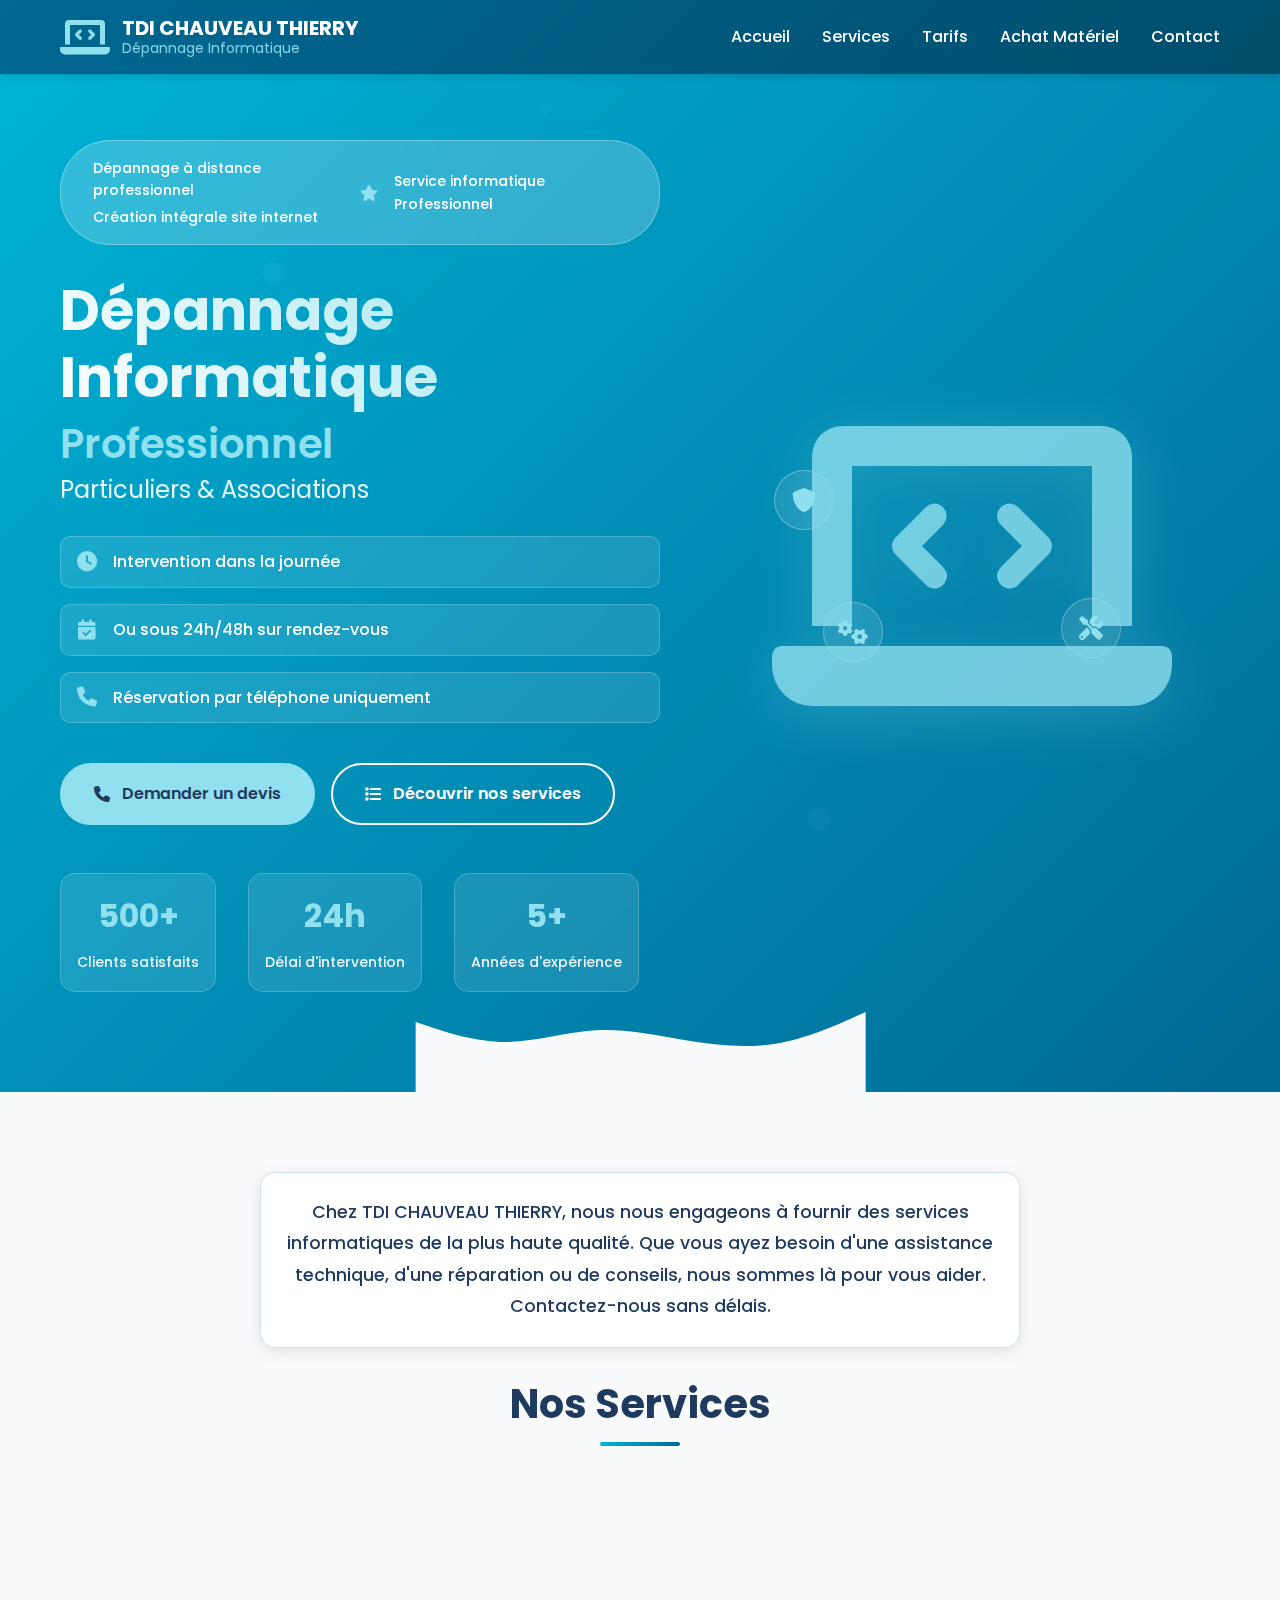
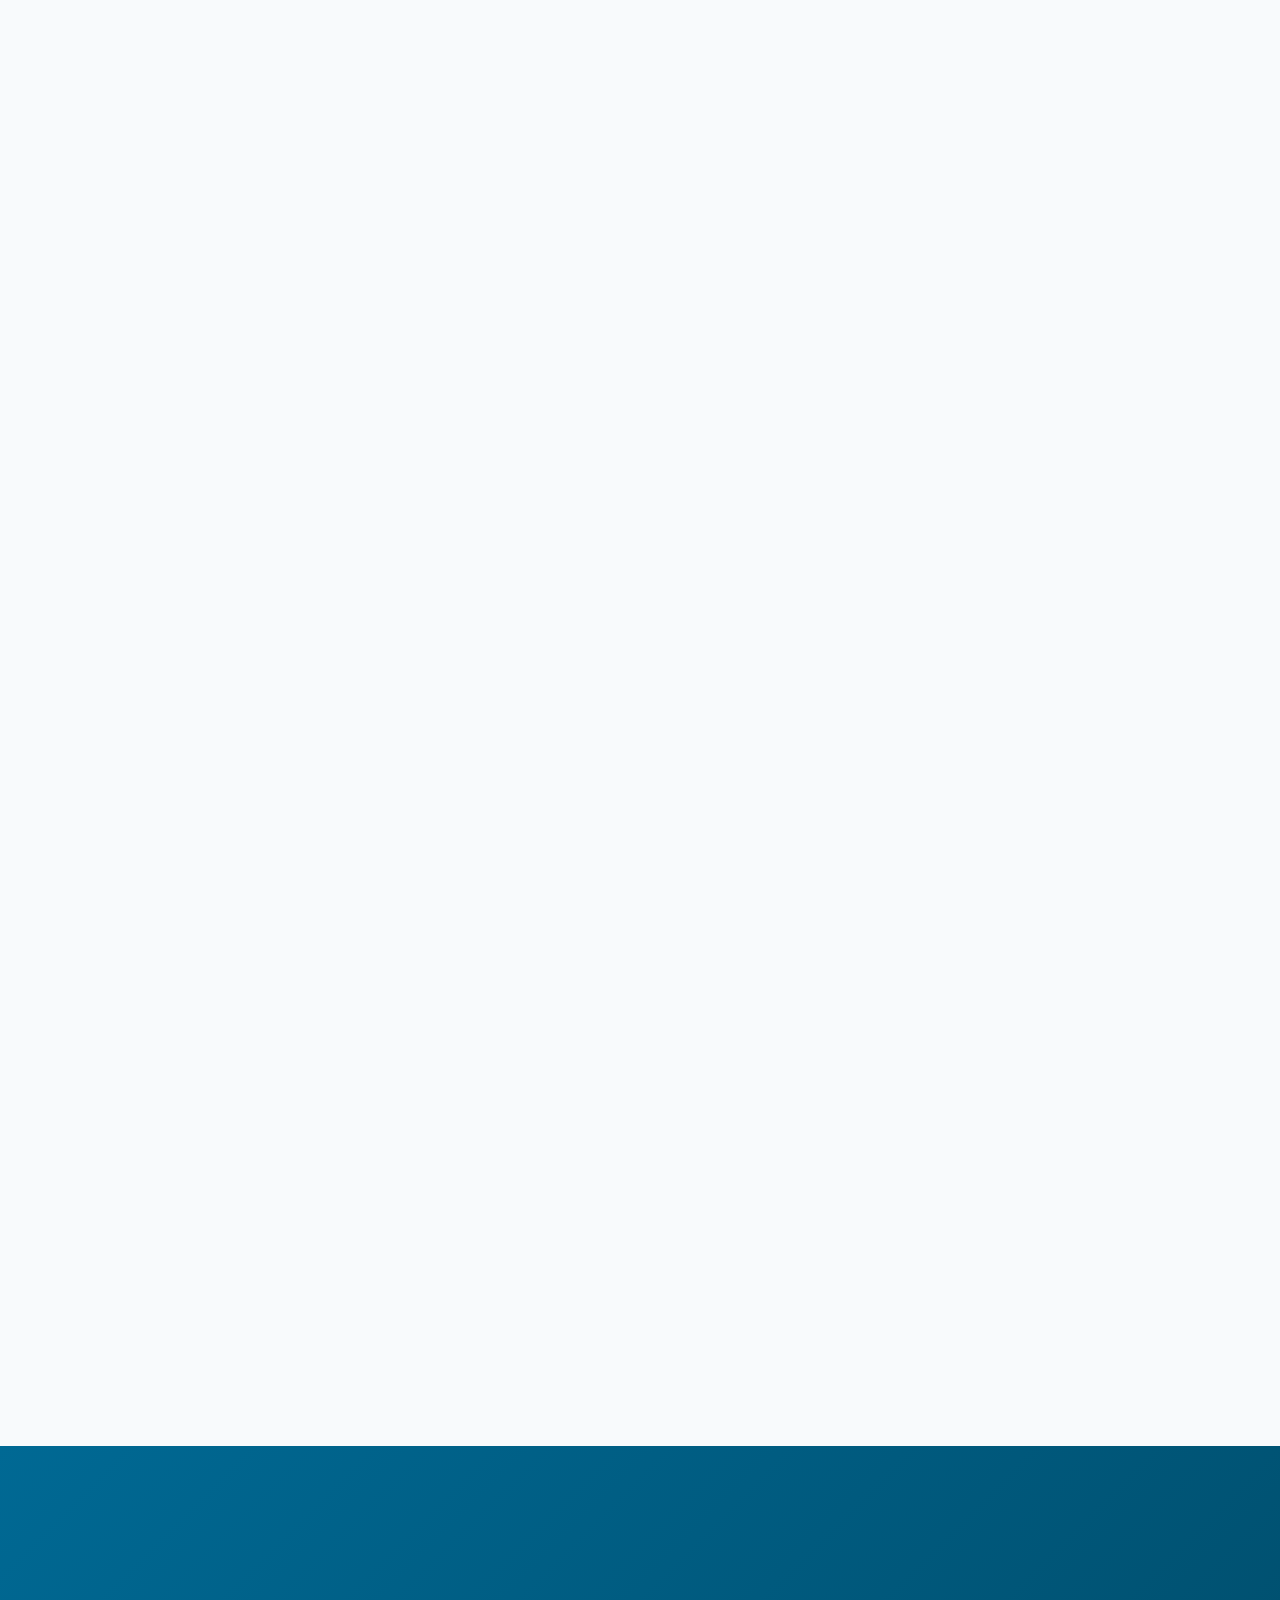
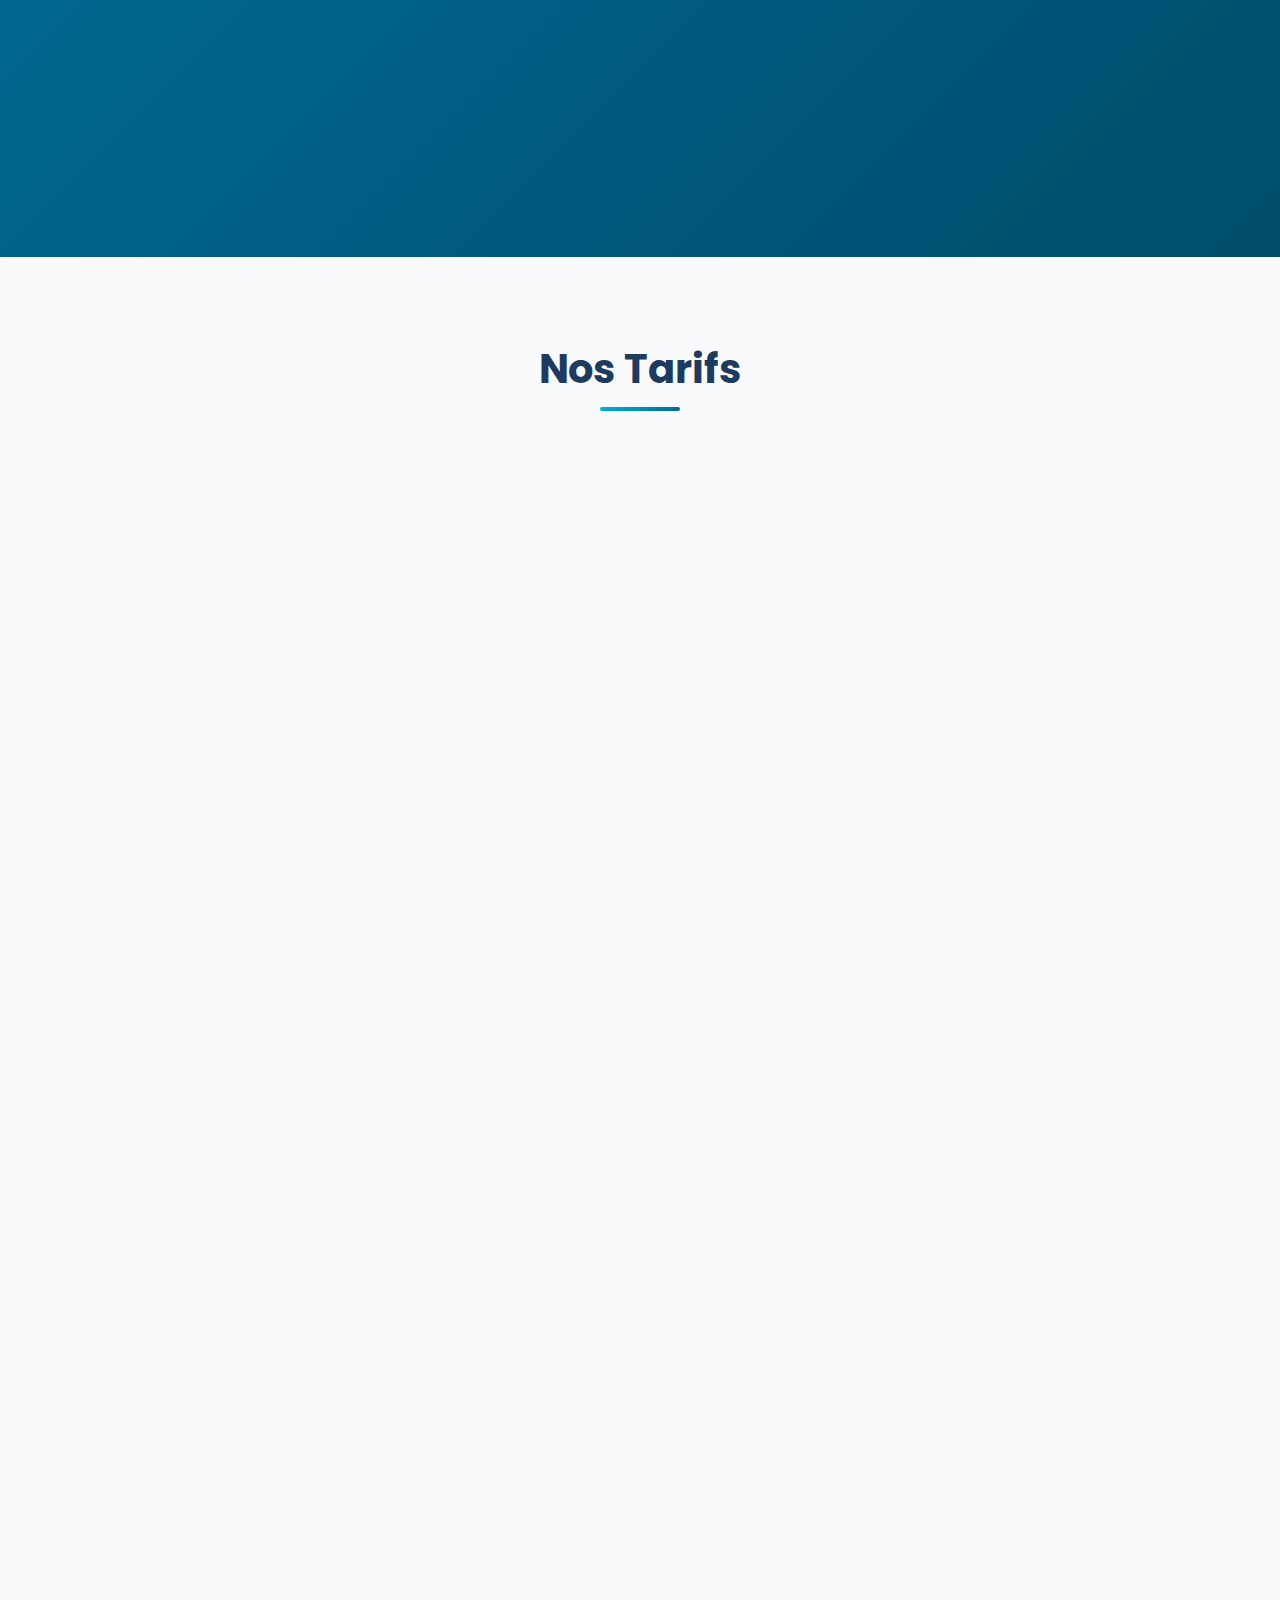
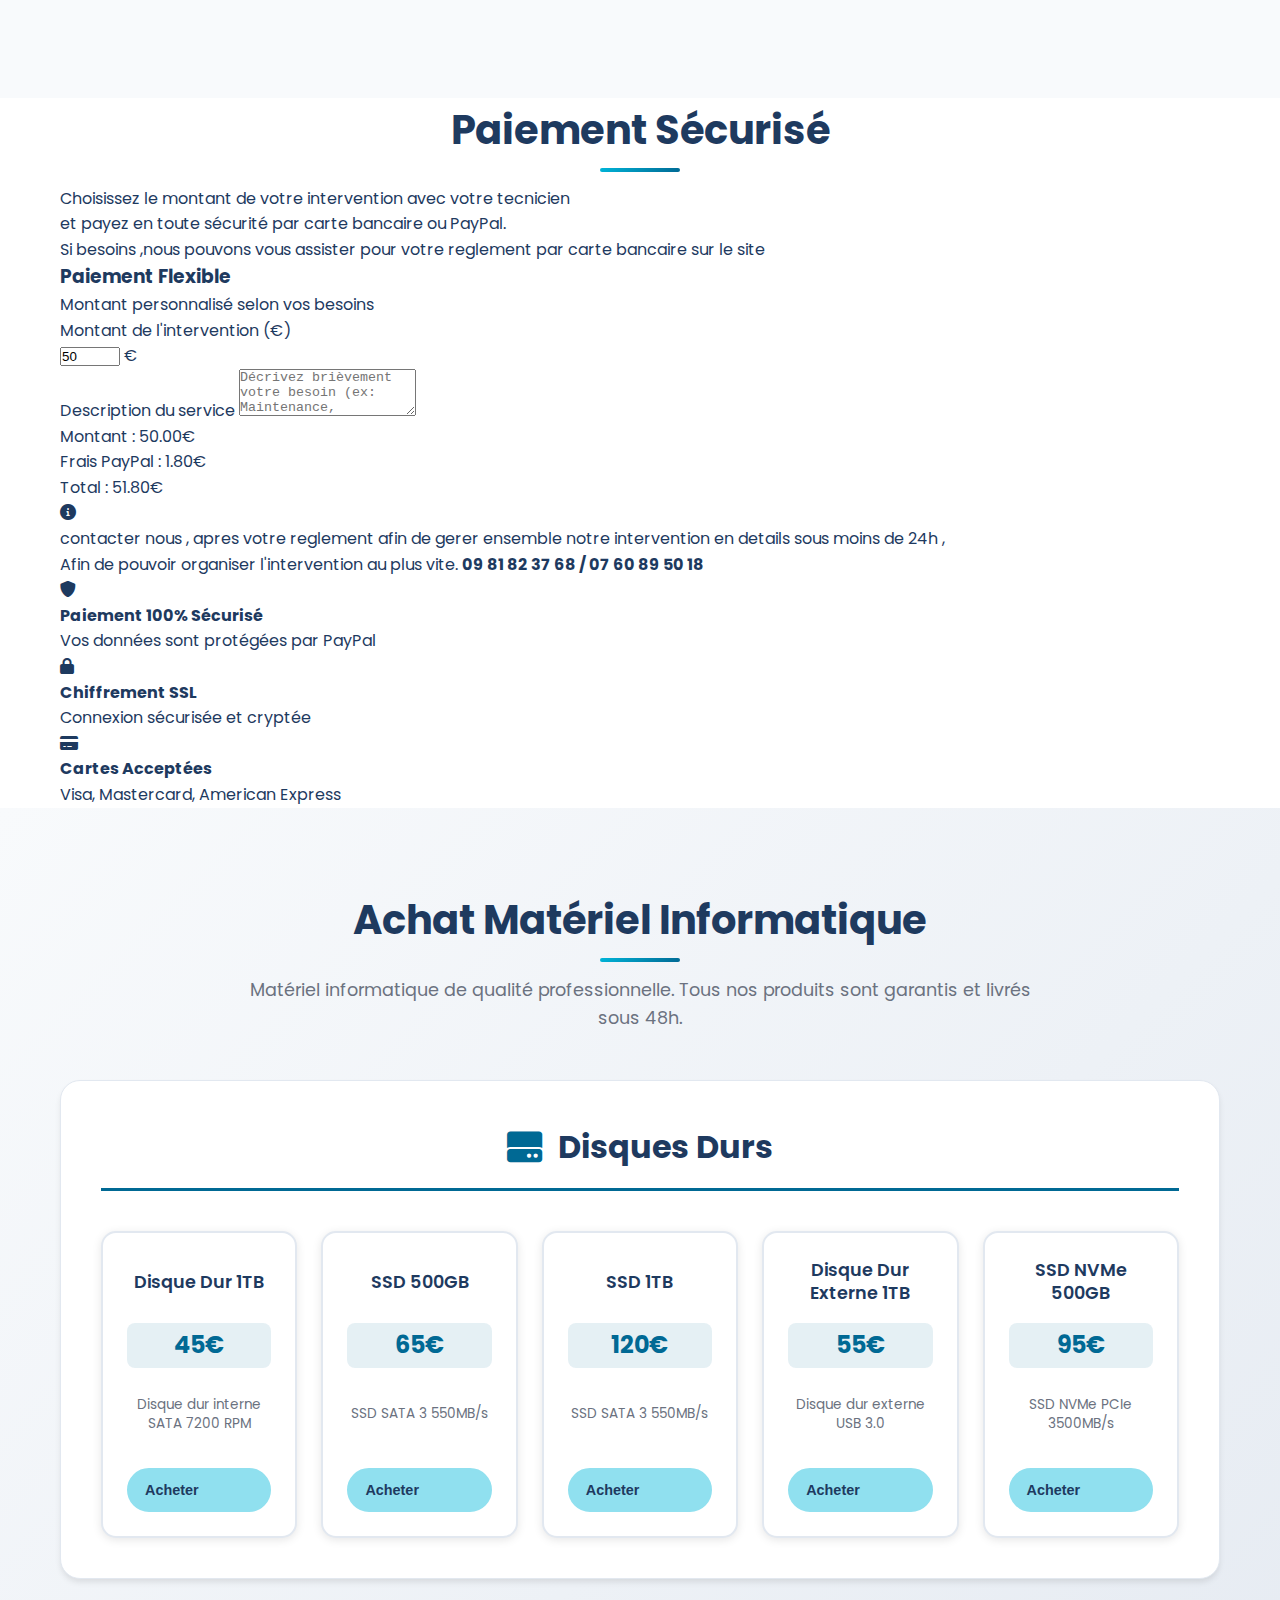
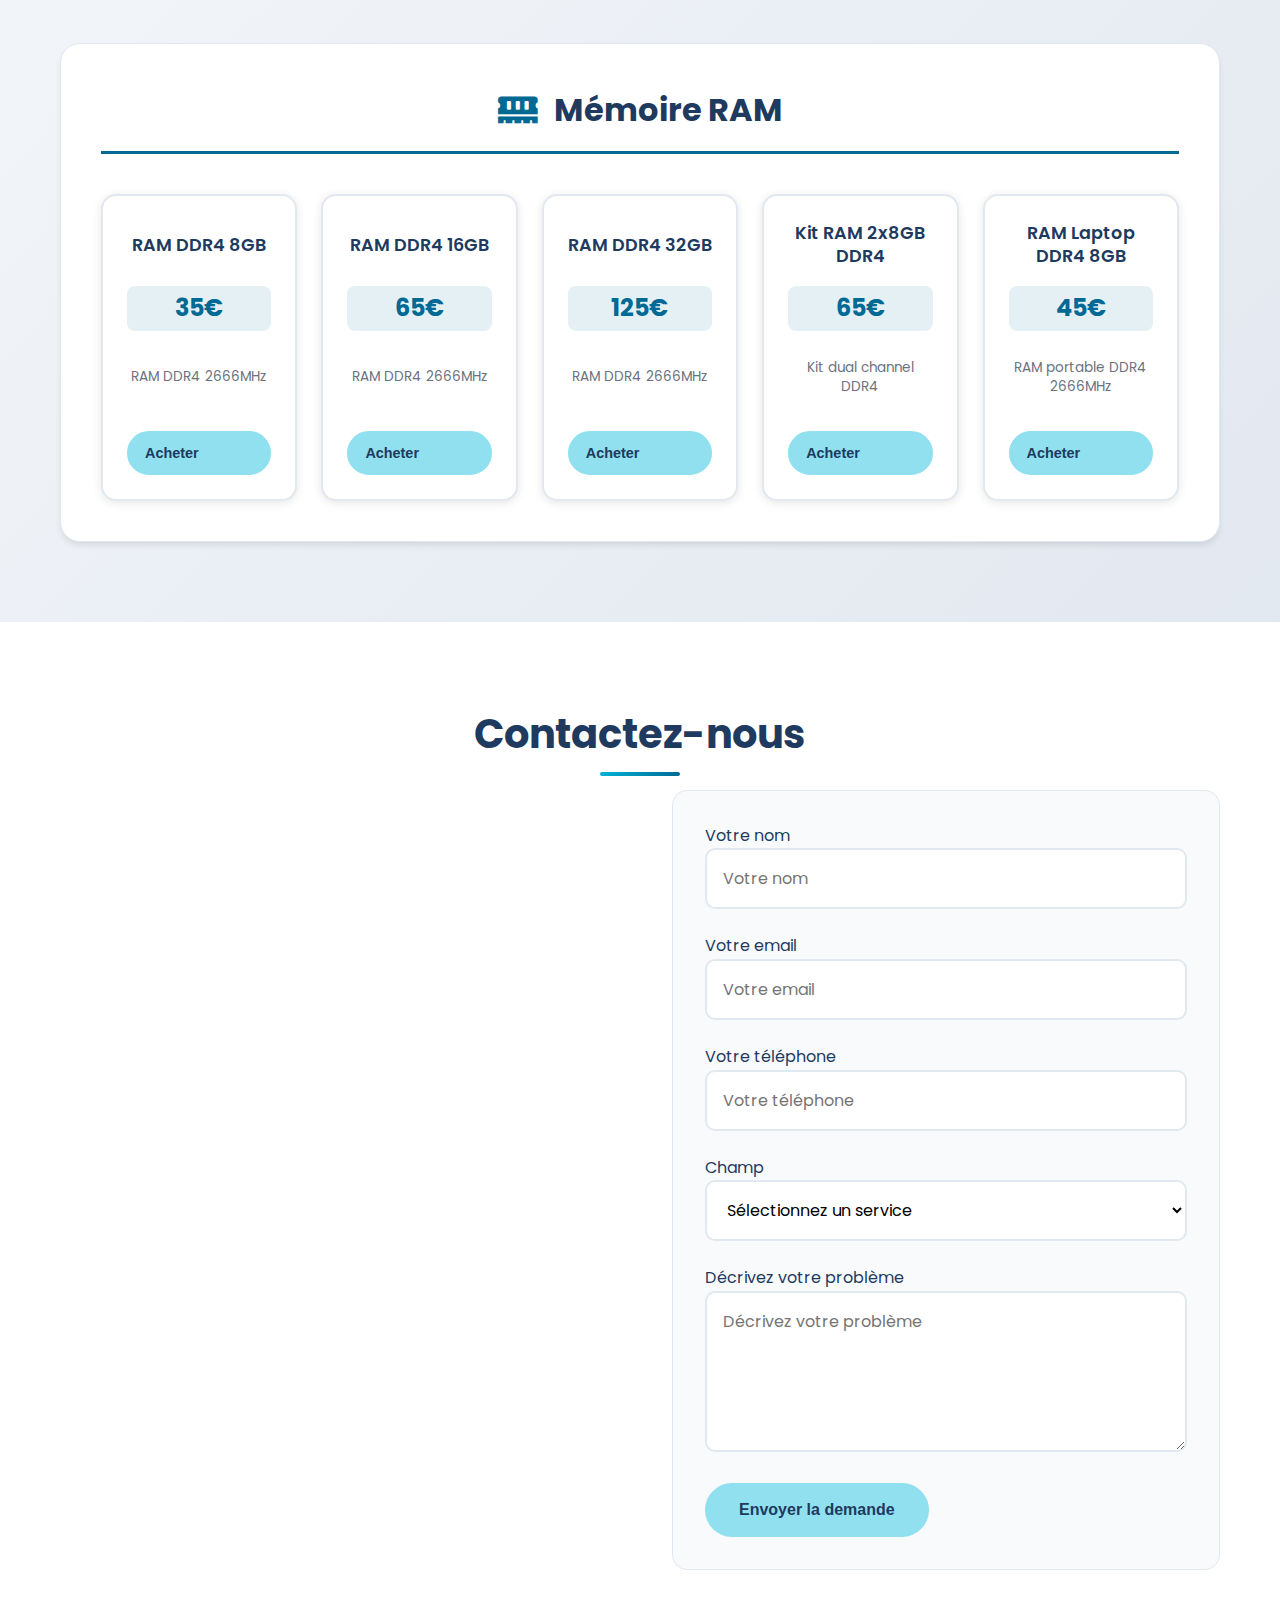
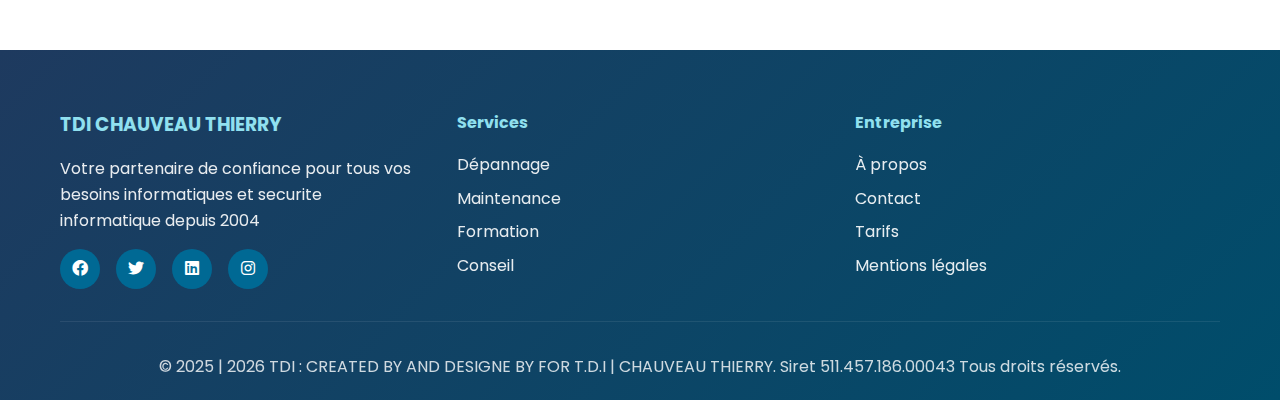
<file: TDI CHAUVEAU THIERRY 1/copie de demonstration1/index.html>
<!DOCTYPE html>
<html lang="fr">
<head>
    <meta charset="UTF-8">
    <meta name="viewport" content="width=device-width, initial-scale=1.0">
    <title>TDI CHAUVEAU THIERRY - Dépannage Informatique Professionnel a Tigy Loiret </title>
    <link rel="stylesheet" href="styles.css">
    <link href="https://cdnjs.cloudflare.com/ajax/libs/font-awesome/6.0.0/css/all.min.css" rel="stylesheet">
    <link href="https://fonts.googleapis.com/css2?family=Poppins:wght@300;400;500;600;700&display=swap" rel="stylesheet">
</head>
<body>
        
    <!-- Header -->
    <header class="header">
        <nav class="navbar">
            <div class="nav-container">
                <div class="nav-logo">
                    <i class="fas fa-laptop-code"></i>
                    <div class="logo-text">
                        <span class="logo-main">TDI CHAUVEAU THIERRY</span>
                        <span class="logo-sub">Dépannage Informatique</span>
                    </div>
                </div>
                <ul class="nav-menu">
                    <li class="nav-item">
                        <a href="#accueil" class="nav-link">Accueil</a>
                    </li>
                    <li class="nav-item">
                        <a href="#services" class="nav-link">Services</a>
                    </li>
                    <li class="nav-item">
                        <a href="#tarifs" class="nav-link">Tarifs</a>
                    </li>
                    <li class="nav-item">
                        <a href="#materiel" class="nav-link">Achat Matériel</a>
                    </li>
                    <li class="nav-item">
                        <a href="#contact" class="nav-link">Contact</a>
                    </li>
                </ul>
                <div class="hamburger">
                    <span class="bar"></span>
                    <span class="bar"></span>
                    <span class="bar"></span>
                </div>
            </div>
        </nav>

        <!-- Section Accueil -->
        <section id="accueil" class="hero">
            <div class="hero-container">
                <div class="hero-content">
                    <div class="hero-badge">
                        <div class="badge-left">
                            <span class="badge-item">Dépannage à distance professionnel</span>
                            <span class="badge-item">Création intégrale site internet</span>
                        </div>
                        <i class="fas fa-star"></i>
                        <span>Service informatique Professionnel</span>
                    </div>
                    <h1 class="hero-title">
                        <span class="title-main">Dépannage Informatique</span>
                        <span class="title-sub">Professionnel</span>
                        <span class="title-clients">Particuliers & Associations</span>
                    </h1>
                    <div class="hero-description">
                        <div class="description-item">
                            <i class="fas fa-clock"></i>
                            <span>Intervention dans la journée</span>
                        </div>
                        <div class="description-item">
                            <i class="fas fa-calendar-check"></i>
                            <span>Ou sous 24h/48h sur rendez-vous</span>
                        </div>
                        <div class="description-item">
                            <i class="fas fa-phone"></i>
                            <span>Réservation par téléphone uniquement</span>
                        </div>
                    </div>
                    <div class="hero-buttons">
                        <a href="#contact" class="btn btn-primary">
                            <i class="fas fa-phone"></i>
                            Demander un devis
                        </a>
                        <a href="#services" class="btn btn-secondary">
                            <i class="fas fa-list"></i>
                            Découvrir nos services
                        </a>
                    </div>
                    <div class="hero-stats">
                        <div class="stat-item">
                            <span class="stat-number">500+</span>
                            <span class="stat-label">Clients satisfaits</span>
                        </div>
                        <div class="stat-item">
                            <span class="stat-number">24h</span>
                            <span class="stat-label">Délai d'intervention</span>
                        </div>
                        <div class="stat-item">
                            <span class="stat-number">5+</span>
                            <span class="stat-label">Années d'expérience</span>
                        </div>
                    </div>
                </div>
                <div class="hero-visual">
                    <div class="hero-image">
                        <i class="fas fa-laptop-code"></i>
                    </div>
                    <div class="floating-elements">
                        <div class="floating-icon floating-icon-1">
                            <i class="fas fa-shield-alt"></i>
                        </div>
                        <div class="floating-icon floating-icon-2">
                            <i class="fas fa-tools"></i>
                        </div>
                        <div class="floating-icon floating-icon-3">
                            <i class="fas fa-cogs"></i>
                        </div>
                    </div>
                </div>
            </div>
            <div class="hero-wave">
                <svg xmlns="http://www.w3.org/2000/svg" viewBox="0 0 1440 320">
                    <path fill="#f8fafc" fill-opacity="1" d="M0,96L48,112C96,128,192,160,288,160C384,160,480,128,576,122.7C672,117,768,139,864,154.7C960,171,1056,181,1152,165.3C1248,149,1344,107,1392,85.3L1440,64L1440,320L1392,320C1344,320,1248,320,1152,320C1056,320,960,320,864,320C768,320,672,320,576,320C480,320,384,320,288,320C192,320,96,320,48,320L0,320Z"></path>
                </svg>
            </div>
        </section>

             <!-- Section Services -->
         <section id="services" class="services">
             <div class="container">
                 <div class="services-intro">
                     <p>Chez TDI CHAUVEAU THIERRY, nous nous engageons à fournir des services informatiques de la plus haute qualité. Que vous ayez besoin d'une assistance technique, d'une réparation ou de conseils, nous sommes là pour vous aider. Contactez-nous sans délais.</p>
                 </div>
                 <h2 class="section-title">Nos Services</h2>
                <div class="services-grid">
                    <div class="service-card">
                        <div class="service-icon">
                            <i class="fas fa-virus-slash"></i>
                        </div>
                        <h3>Nettoyage Virus</h3>
                        <p>Élimination complète des virus, malwares et logiciels espions de votre ordinateur.</p>
                    </div>
                    <div class="service-card">
                        <div class="service-icon">
                            <i class="fas fa-cogs"></i>
                        </div>
                        <h3>Optimisation Système</h3>
                        <p>Amélioration des performances et de la vitesse de votre ordinateur.</p>
                    </div>
                    <div class="service-card">
                        <div class="service-icon">
                            <i class="fas fa-network-wired"></i>
                        </div>
                        <h3>Réseau & Internet</h3>
                        <p>Configuration et dépannage de votre connexion réseau et internet.</p>
                    </div>
                    <div class="service-card">
                        <div class="service-icon">
                            <i class="fas fa-database"></i>
                        </div>
                        <h3>Récupération Données</h3>
                        <p>Sauvegarde et récupération de vos fichiers et données importantes.</p>
                    </div>
                    <div class="service-card">
                        <div class="service-icon">
                            <i class="fas fa-tools"></i>
                        </div>
                        <h3>Maintenance Hardware</h3>
                        <p>Réparation et maintenance de tous types d'équipements informatiques.</p>
                    </div>
                                     <div class="service-card">
                      <div class="service-icon">
                          <i class="fas fa-cloud"></i>
                      </div>
                      <h3>Solutions Cloud *</h3>
                      <p>Configuration et optimisation de vos solutions cloud et sauvegardes.</p>
                  </div>
                                   <div class="service-card">
                      <div class="service-icon">
                          <i class="fas fa-desktop"></i>
                      </div>
                      <h3>Forfait Dépannage à Distance</h3>
                      <p>Intervention et résolution de problèmes informatiques à distance </p>
                      <p>Telecharger Anydesk sur votre Ordinateur et nous contacter pour l'intervention.</p>
                     </div>
                  <div class="service-card">
                      <div class="service-icon">
                          <i class="fas fa-shield-alt"></i>
                      </div>
                      <h3>Forfait Intervention d'Urgence Sécurité</h3>
                      <p>Intervention rapide pour vol de données privées, usurpation d'identité, comptes bancaires compromis et autres urgences de sécurité.</p>
                      <p> accompagnement specifique et conseils comportemental sur demande contactez nous .</p>
                  </div>
                  <div class="service-card">
                      <div class="service-icon">
                          <i class="fas fa-video"></i>
                      </div>
                      <h3>Installation Vidéosurveillance Autonome</h3>
                      <p>Installation de systèmes de vidéosurveillance à partir de 100€ (hors déplacement et hors matériel). Le matériel est directement financé par le client sur nos conseils.</p>
                  </div>
                  <div class="service-card">
                      <div class="service-icon">
                          <i class="fas fa-globe"></i>
                      </div>
                      <h3>Forfait Création Site Web</h3>
                      <p>Création de sites web professionnels et particuliers tout inclus à partir de 200€ sur devis uniquement et besoins détaillés.</p>
                  </div>
              </div>
          </div>
      </section>

    <!-- Section Avantages -->
    <section class="advantages">
        <div class="container">
            <div class="advantages-grid">
                <div class="advantage-item">
                    <i class="fas fa-clock"></i>
                    <h3>Intervention tres Rapide</h3>
                    <p>Intervention sous 2h a 24h pour les urgences</p>
                </div>
                <div class="advantage-item">
                    <i class="fas fa-shield-alt"></i>
                    <h3>Garantie</h3>
                    <p>Garantie 1 mois sur tous nos services</p>
                </div>
                <div class="advantage-item">
                    <i class="fas fa-euro-sign"></i>
                    <h3>Prix Transparents</h3>
                    <p>Devis gratuit si Intervention le jour meme ou sous 24h</p>
                </div>
                <div class="advantage-item">
                    <i class="fas fa-user-tie"></i>
                    <h3>Professionnels</h3>
                    <p>Techniciens certifiés et expérimentés depuis 2004</p>
                </div>
            </div>
        </div>
    </section>

    <!-- Section Tarifs -->
    <section id="tarifs" class="pricing">
        <div class="container">
            <h2 class="section-title">Nos Tarifs</h2>
            <div class="pricing-grid">
                <div class="pricing-card">
                    <div class="pricing-header">
                        <h3>Diagnostic</h3>
                        <div class="price">Gratuit si Intervention le jour meme ou sous 24h</div>
                    </div>
                    <ul class="pricing-features">
                        <li><i class="fas fa-check"></i> Diagnostic complet ou partiel au telephone</li>
                        <li><i class="fas fa-check"></i> Devis détaillé Gratuit intervention le jour meme ou sous 24h</li>
                        <li><i class="fas fa-check"></i> Conseils personnalisés</li>
                    </ul>
                    <a href="#contact" class="btn btn-outline">Commencer</a>
                </div>
                <div class="pricing-card featured">
                    <div class="pricing-header">
                        <h3>Maintenance professionel </h3>
                        <div class="price">A partir de 65€ Hors deplacements</div>
                        <div class="price-period">Forfait</div>
                    </div>
                    <ul class="pricing-features">
                        <li><i class="fas fa-check"></i> Nettoyage complet</li>
                        <li><i class="fas fa-check"></i> Optimisation système</li>
                        <li><i class="fas fa-check"></i> Mise à jour logiciels</li>
                        <li><i class="fas fa-check"></i> Support téléphonique</li>
                    </ul>
                    <a href="#contact" class="btn btn-primary">Choisir</a>
                </div>
                                     <div class="pricing-card">
                     <div class="pricing-header">
                         <h3>Intervention</h3>
                         <div class="price">A partir de 70€ Hors deplacements</div> 
                         <div class="price-period">Forfait</div>
                     </div>
                     <ul class="pricing-features">
                         <li><i class="fas fa-check"></i> Dépannage sur site</li>
                         <li><i class="fas fa-check"></i> Réparation hardware</li>
                         <li><i class="fas fa-check"></i> Installation logiciels</li>
                         <li><i class="fas fa-check"></i> Formation utilisateur</li>
                     </ul>
                     <a href="#contact" class="btn btn-outline">Réserver</a>
                 </div>
                 <div class="pricing-card">
                     <div class="pricing-header">
                         <h3>Dépannage à Distance</h3>
                         <div class="price">A partir de 20€</div>
                         <div class="price-period">Forfait</div>
                     </div>
                     <ul class="pricing-features">
                         <li><i class="fas fa-check"></i> Intervention à distance</li>
                         <li><i class="fas fa-check"></i> Via TeamViewer/AnyDesk</li>
                         <li><i class="fas fa-check"></i> Résolution de problèmes</li>
                         <li><i class="fas fa-check"></i> Support en ligne</li>
                     </ul>
                     <a href="#contact" class="btn btn-outline">Réserver</a>
                 </div>
                 <div class="pricing-card">
                     <div class="pricing-header">
                         <h3>Intervention d'Urgence</h3>
                         <div class="price">100€</div>
                         <div class="price-period">Forfait</div>
                     </div>
                     <ul class="pricing-features">
                         <li><i class="fas fa-check"></i> Intervention prioritaire</li>
                         <li><i class="fas fa-check"></i> Sous 2 h a 4 h maximum</li>
                         <li><i class="fas fa-check"></i> Dépannage express</li>
                         <li><i class="fas fa-check"></i> Service premium</li>
                     </ul>
                     <a href="#contact" class="btn btn-outline">Réserver</a>
                 </div>
                 <div class="pricing-card">
                     <div class="pricing-header">
                         <h3>Installation Vidéosurveillance Automnome</h3>
                         <div class="price">Sur devis</div>
                         <div class="price-period">Contactez-nous</div>
                     </div>
                     <ul class="pricing-features">
                         <li><i class="fas fa-check"></i> Caméras de surveillance</li>
                         <li><i class="fas fa-check"></i> Système d'enregistrement</li>
                         <li><i class="fas fa-check"></i> Configuration réseau</li>
                         <li><i class="fas fa-check"></i> Formation utilisateur</li>
                     </ul>
                     <p style="color: var(--primary-color); font-weight: 600; margin-top: 1rem; font-size: 0.9rem;">
                         <i class="fas fa-info-circle"></i> Prenez contact pour plus d'informations
                     </p>
                     <a href="#contact" class="btn btn-outline">Demander un devis</a>
                 </div>
            </div>
        </div>
    </section>

    <!-- Section Paiement Flexible -->
    <section id="paiement" class="payment-flexible">
        <div class="container">
            <h2 class="section-title">Paiement Sécurisé</h2>
            <div class="payment-intro">
                <p>Choisissez le montant de votre intervention avec votre tecnicien </p><p></p>et payez en toute sécurité par carte bancaire ou PayPal.</p>
                <p> Si besoins ,nous pouvons vous assister pour votre reglement par carte bancaire sur le site</p>
            </div>
            
            <div class="payment-form-container">
                <div class="payment-card">
                    <div class="payment-header">
                        <h3>Paiement Flexible</h3>
                        <p>Montant personnalisé selon vos besoins</p>
                    </div>
                    
                    <div class="amount-selector">
                        <label for="payment-amount">Montant de l'intervention (€)</label>
                        <div class="amount-input-group">
                            <input type="number" id="payment-amount" min="20" max="500" step="5" value="50" placeholder="50">
                            <span class="currency">€</span>
                        </div>
                    </div>
                    
                    <div class="service-description">
                        <label for="service-description">Description du service</label>
                        <textarea id="service-description" placeholder="Décrivez brièvement votre besoin (ex: Maintenance, Dépannage, Installation...)" rows="3"></textarea>
                    </div>
                    
                    <div class="payment-summary">
                        <div class="summary-item">
                            <span>Montant :</span>
                            <span id="summary-amount">50€</span>
                        </div>
                        <div class="summary-item">
                            <span>Frais PayPal :</span>
                            <span id="summary-fees">2.90€</span>
                        </div>
                        <div class="summary-item total">
                            <span>Total :</span>
                            <span id="summary-total">52.90€</span>
                        </div>
                    </div>
                    
                    <div class="paypal-button-container">
                        <div id="paypal-button-flexible"></div>
                    </div>
                    
                    <div class="payment-info">
                        <p><i class="fas fa-info-circle"></i> <p>contacter nous , apres votre reglement afin de gerer ensemble notre intervention en details sous moins de 24h , </p>
                            <p></p>Afin de pouvoir organiser l'intervention au plus vite. <strong>09 81 82 37 68 / 07 60 89 50 18</strong></p>
                    </div>
                </div>
            </div>
            
            <div class="payment-security">
                <div class="security-item">
                    <i class="fas fa-shield-alt"></i>
                    <h4>Paiement 100% Sécurisé</h4>
                    <p>Vos données sont protégées par PayPal</p>
                </div>
                <div class="security-item">
                    <i class="fas fa-lock"></i>
                    <h4>Chiffrement SSL</h4>
                    <p>Connexion sécurisée et cryptée</p>
                </div>
                <div class="security-item">
                    <i class="fas fa-credit-card"></i>
                    <h4>Cartes Acceptées</h4>
                    <p>Visa, Mastercard, American Express</p>
                </div>
            </div>
        </div>
    </section>

    <!-- Section Achat Matériel Informatique -->
    <section id="materiel" class="hardware-shop" style="padding: 80px 0; background: linear-gradient(135deg, #f8fafc 0%, #e2e8f0 100%);">
        <div class="container">
            <h2 class="section-title">Achat Matériel Informatique</h2>
            <div class="hardware-intro" style="text-align: center; max-width: 800px; margin: 0 auto 3rem; color: var(--text-dark);">
                <p style="font-size: 1.1rem; line-height: 1.6; color: var(--text-light);">Matériel informatique de qualité professionnelle. Tous nos produits sont garantis et livrés sous 48h.</p>
            </div>
            
            <div class="hardware-categories" style="display: flex; flex-direction: column; gap: 4rem;">
                <!-- Disques Durs -->
                <div class="hardware-category" style="background: var(--white); border-radius: 20px; padding: 2.5rem; box-shadow: var(--shadow); border: 1px solid var(--border-color);">
                    <h3 style="display: flex; align-items: center; justify-content: center; gap: 1rem; font-size: 2rem; font-weight: 700; color: var(--text-dark); margin-bottom: 2.5rem; padding-bottom: 1rem; border-bottom: 3px solid var(--primary-color);">
                        <i class="fas fa-hdd" style="color: var(--primary-color); font-size: 2.2rem;"></i> Disques Durs
                    </h3>
                    <div class="product-grid" style="display: grid; grid-template-columns: repeat(5, 1fr); gap: 1.5rem; justify-items: center; align-items: stretch;">
                        <div class="product-slot" style="background: var(--white); border: 2px solid var(--border-color); border-radius: 15px; overflow: hidden; transition: all 0.3s ease; position: relative; width: 100%; max-width: 200px; min-height: 300px; display: flex; flex-direction: column; box-shadow: 0 2px 10px rgba(0, 0, 0, 0.1);">
                            <div class="slot-content" style="padding: 1.5rem; text-align: center; display: flex; flex-direction: column; justify-content: space-between; height: 100%;">
                                <h4 style="font-size: 1.1rem; font-weight: 600; color: var(--text-dark); margin-bottom: 1rem; line-height: 1.3; min-height: 50px; display: flex; align-items: center; justify-content: center;">Disque Dur 1TB</h4>
                                <p class="price" style="font-size: 1.5rem; font-weight: 700; color: var(--primary-color); margin-bottom: 1rem; padding: 0.5rem; background: rgba(0, 105, 148, 0.1); border-radius: 8px;">45€</p>
                                <p class="description" style="color: var(--text-light); font-size: 0.85rem; line-height: 1.4; margin-bottom: 1.5rem; min-height: 60px; display: flex; align-items: center; justify-content: center;">Disque dur interne SATA 7200 RPM</p>
                                <button class="btn btn-primary buy-now" style="width: 100%; padding: 0.75rem 1rem; font-size: 0.9rem; font-weight: 600; margin-top: auto; transition: all 0.3s ease;">Acheter</button>
                            </div>
                        </div>
                        <div class="product-slot" style="background: var(--white); border: 2px solid var(--border-color); border-radius: 15px; overflow: hidden; transition: all 0.3s ease; position: relative; width: 100%; max-width: 200px; min-height: 300px; display: flex; flex-direction: column; box-shadow: 0 2px 10px rgba(0, 0, 0, 0.1);">
                            <div class="slot-content" style="padding: 1.5rem; text-align: center; display: flex; flex-direction: column; justify-content: space-between; height: 100%;">
                                <h4 style="font-size: 1.1rem; font-weight: 600; color: var(--text-dark); margin-bottom: 1rem; line-height: 1.3; min-height: 50px; display: flex; align-items: center; justify-content: center;">SSD 500GB</h4>
                                <p class="price" style="font-size: 1.5rem; font-weight: 700; color: var(--primary-color); margin-bottom: 1rem; padding: 0.5rem; background: rgba(0, 105, 148, 0.1); border-radius: 8px;">65€</p>
                                <p class="description" style="color: var(--text-light); font-size: 0.85rem; line-height: 1.4; margin-bottom: 1.5rem; min-height: 60px; display: flex; align-items: center; justify-content: center;">SSD SATA 3 550MB/s</p>
                                <button class="btn btn-primary buy-now" style="width: 100%; padding: 0.75rem 1rem; font-size: 0.9rem; font-weight: 600; margin-top: auto; transition: all 0.3s ease;">Acheter</button>
                            </div>
                        </div>
                        <div class="product-slot" style="background: var(--white); border: 2px solid var(--border-color); border-radius: 15px; overflow: hidden; transition: all 0.3s ease; position: relative; width: 100%; max-width: 200px; min-height: 300px; display: flex; flex-direction: column; box-shadow: 0 2px 10px rgba(0, 0, 0, 0.1);">
                            <div class="slot-content" style="padding: 1.5rem; text-align: center; display: flex; flex-direction: column; justify-content: space-between; height: 100%;">
                                <h4 style="font-size: 1.1rem; font-weight: 600; color: var(--text-dark); margin-bottom: 1rem; line-height: 1.3; min-height: 50px; display: flex; align-items: center; justify-content: center;">SSD 1TB</h4>
                                <p class="price" style="font-size: 1.5rem; font-weight: 700; color: var(--primary-color); margin-bottom: 1rem; padding: 0.5rem; background: rgba(0, 105, 148, 0.1); border-radius: 8px;">120€</p>
                                <p class="description" style="color: var(--text-light); font-size: 0.85rem; line-height: 1.4; margin-bottom: 1.5rem; min-height: 60px; display: flex; align-items: center; justify-content: center;">SSD SATA 3 550MB/s</p>
                                <button class="btn btn-primary buy-now" style="width: 100%; padding: 0.75rem 1rem; font-size: 0.9rem; font-weight: 600; margin-top: auto; transition: all 0.3s ease;">Acheter</button>
                            </div>
                        </div>
                        <div class="product-slot" style="background: var(--white); border: 2px solid var(--border-color); border-radius: 15px; overflow: hidden; transition: all 0.3s ease; position: relative; width: 100%; max-width: 200px; min-height: 300px; display: flex; flex-direction: column; box-shadow: 0 2px 10px rgba(0, 0, 0, 0.1);">
                            <div class="slot-content" style="padding: 1.5rem; text-align: center; display: flex; flex-direction: column; justify-content: space-between; height: 100%;">
                                <h4 style="font-size: 1.1rem; font-weight: 600; color: var(--text-dark); margin-bottom: 1rem; line-height: 1.3; min-height: 50px; display: flex; align-items: center; justify-content: center;">Disque Dur Externe 1TB</h4>
                                <p class="price" style="font-size: 1.5rem; font-weight: 700; color: var(--primary-color); margin-bottom: 1rem; padding: 0.5rem; background: rgba(0, 105, 148, 0.1); border-radius: 8px;">55€</p>
                                <p class="description" style="color: var(--text-light); font-size: 0.85rem; line-height: 1.4; margin-bottom: 1.5rem; min-height: 60px; display: flex; align-items: center; justify-content: center;">Disque dur externe USB 3.0</p>
                                <button class="btn btn-primary buy-now" style="width: 100%; padding: 0.75rem 1rem; font-size: 0.9rem; font-weight: 600; margin-top: auto; transition: all 0.3s ease;">Acheter</button>
                            </div>
                        </div>
                        <div class="product-slot" style="background: var(--white); border: 2px solid var(--border-color); border-radius: 15px; overflow: hidden; transition: all 0.3s ease; position: relative; width: 100%; max-width: 200px; min-height: 300px; display: flex; flex-direction: column; box-shadow: 0 2px 10px rgba(0, 0, 0, 0.1);">
                            <div class="slot-content" style="padding: 1.5rem; text-align: center; display: flex; flex-direction: column; justify-content: space-between; height: 100%;">
                                <h4 style="font-size: 1.1rem; font-weight: 600; color: var(--text-dark); margin-bottom: 1rem; line-height: 1.3; min-height: 50px; display: flex; align-items: center; justify-content: center;">SSD NVMe 500GB</h4>
                                <p class="price" style="font-size: 1.5rem; font-weight: 700; color: var(--primary-color); margin-bottom: 1rem; padding: 0.5rem; background: rgba(0, 105, 148, 0.1); border-radius: 8px;">95€</p>
                                <p class="description" style="color: var(--text-light); font-size: 0.85rem; line-height: 1.4; margin-bottom: 1.5rem; min-height: 60px; display: flex; align-items: center; justify-content: center;">SSD NVMe PCIe 3500MB/s</p>
                                <button class="btn btn-primary buy-now" style="width: 100%; padding: 0.75rem 1rem; font-size: 0.9rem; font-weight: 600; margin-top: auto; transition: all 0.3s ease;">Acheter</button>
                            </div>
                        </div>
                    </div>
                </div>

                <!-- Mémoire RAM -->
                <div class="hardware-category" style="background: var(--white); border-radius: 20px; padding: 2.5rem; box-shadow: var(--shadow); border: 1px solid var(--border-color);">
                    <h3 style="display: flex; align-items: center; justify-content: center; gap: 1rem; font-size: 2rem; font-weight: 700; color: var(--text-dark); margin-bottom: 2.5rem; padding-bottom: 1rem; border-bottom: 3px solid var(--primary-color);">
                        <i class="fas fa-memory" style="color: var(--primary-color); font-size: 2.2rem;"></i> Mémoire RAM
                    </h3>
                    <div class="product-grid" style="display: grid; grid-template-columns: repeat(5, 1fr); gap: 1.5rem; justify-items: center; align-items: stretch;">
                        <div class="product-slot" style="background: var(--white); border: 2px solid var(--border-color); border-radius: 15px; overflow: hidden; transition: all 0.3s ease; position: relative; width: 100%; max-width: 200px; min-height: 300px; display: flex; flex-direction: column; box-shadow: 0 2px 10px rgba(0, 0, 0, 0.1);">
                            <div class="slot-content" style="padding: 1.5rem; text-align: center; display: flex; flex-direction: column; justify-content: space-between; height: 100%;">
                                <h4 style="font-size: 1.1rem; font-weight: 600; color: var(--text-dark); margin-bottom: 1rem; line-height: 1.3; min-height: 50px; display: flex; align-items: center; justify-content: center;">RAM DDR4 8GB</h4>
                                <p class="price" style="font-size: 1.5rem; font-weight: 700; color: var(--primary-color); margin-bottom: 1rem; padding: 0.5rem; background: rgba(0, 105, 148, 0.1); border-radius: 8px;">35€</p>
                                <p class="description" style="color: var(--text-light); font-size: 0.85rem; line-height: 1.4; margin-bottom: 1.5rem; min-height: 60px; display: flex; align-items: center; justify-content: center;">RAM DDR4 2666MHz</p>
                                <button class="btn btn-primary buy-now" style="width: 100%; padding: 0.75rem 1rem; font-size: 0.9rem; font-weight: 600; margin-top: auto; transition: all 0.3s ease;">Acheter</button>
                            </div>
                        </div>
                        <div class="product-slot" style="background: var(--white); border: 2px solid var(--border-color); border-radius: 15px; overflow: hidden; transition: all 0.3s ease; position: relative; width: 100%; max-width: 200px; min-height: 300px; display: flex; flex-direction: column; box-shadow: 0 2px 10px rgba(0, 0, 0, 0.1);">
                            <div class="slot-content" style="padding: 1.5rem; text-align: center; display: flex; flex-direction: column; justify-content: space-between; height: 100%;">
                                <h4 style="font-size: 1.1rem; font-weight: 600; color: var(--text-dark); margin-bottom: 1rem; line-height: 1.3; min-height: 50px; display: flex; align-items: center; justify-content: center;">RAM DDR4 16GB</h4>
                                <p class="price" style="font-size: 1.5rem; font-weight: 700; color: var(--primary-color); margin-bottom: 1rem; padding: 0.5rem; background: rgba(0, 105, 148, 0.1); border-radius: 8px;">65€</p>
                                <p class="description" style="color: var(--text-light); font-size: 0.85rem; line-height: 1.4; margin-bottom: 1.5rem; min-height: 60px; display: flex; align-items: center; justify-content: center;">RAM DDR4 2666MHz</p>
                                <button class="btn btn-primary buy-now" style="width: 100%; padding: 0.75rem 1rem; font-size: 0.9rem; font-weight: 600; margin-top: auto; transition: all 0.3s ease;">Acheter</button>
                            </div>
                        </div>
                        <div class="product-slot" style="background: var(--white); border: 2px solid var(--border-color); border-radius: 15px; overflow: hidden; transition: all 0.3s ease; position: relative; width: 100%; max-width: 200px; min-height: 300px; display: flex; flex-direction: column; box-shadow: 0 2px 10px rgba(0, 0, 0, 0.1);">
                            <div class="slot-content" style="padding: 1.5rem; text-align: center; display: flex; flex-direction: column; justify-content: space-between; height: 100%;">
                                <h4 style="font-size: 1.1rem; font-weight: 600; color: var(--text-dark); margin-bottom: 1rem; line-height: 1.3; min-height: 50px; display: flex; align-items: center; justify-content: center;">RAM DDR4 32GB</h4>
                                <p class="price" style="font-size: 1.5rem; font-weight: 700; color: var(--primary-color); margin-bottom: 1rem; padding: 0.5rem; background: rgba(0, 105, 148, 0.1); border-radius: 8px;">125€</p>
                                <p class="description" style="color: var(--text-light); font-size: 0.85rem; line-height: 1.4; margin-bottom: 1.5rem; min-height: 60px; display: flex; align-items: center; justify-content: center;">RAM DDR4 2666MHz</p>
                                <button class="btn btn-primary buy-now" style="width: 100%; padding: 0.75rem 1rem; font-size: 0.9rem; font-weight: 600; margin-top: auto; transition: all 0.3s ease;">Acheter</button>
                            </div>
                        </div>
                        <div class="product-slot" style="background: var(--white); border: 2px solid var(--border-color); border-radius: 15px; overflow: hidden; transition: all 0.3s ease; position: relative; width: 100%; max-width: 200px; min-height: 300px; display: flex; flex-direction: column; box-shadow: 0 2px 10px rgba(0, 0, 0, 0.1);">
                            <div class="slot-content" style="padding: 1.5rem; text-align: center; display: flex; flex-direction: column; justify-content: space-between; height: 100%;">
                                <h4 style="font-size: 1.1rem; font-weight: 600; color: var(--text-dark); margin-bottom: 1rem; line-height: 1.3; min-height: 50px; display: flex; align-items: center; justify-content: center;">Kit RAM 2x8GB DDR4</h4>
                                <p class="price" style="font-size: 1.5rem; font-weight: 700; color: var(--primary-color); margin-bottom: 1rem; padding: 0.5rem; background: rgba(0, 105, 148, 0.1); border-radius: 8px;">65€</p>
                                <p class="description" style="color: var(--text-light); font-size: 0.85rem; line-height: 1.4; margin-bottom: 1.5rem; min-height: 60px; display: flex; align-items: center; justify-content: center;">Kit dual channel DDR4</p>
                                <button class="btn btn-primary buy-now" style="width: 100%; padding: 0.75rem 1rem; font-size: 0.9rem; font-weight: 600; margin-top: auto; transition: all 0.3s ease;">Acheter</button>
                            </div>
                        </div>
                        <div class="product-slot" style="background: var(--white); border: 2px solid var(--border-color); border-radius: 15px; overflow: hidden; transition: all 0.3s ease; position: relative; width: 100%; max-width: 200px; min-height: 300px; display: flex; flex-direction: column; box-shadow: 0 2px 10px rgba(0, 0, 0, 0.1);">
                            <div class="slot-content" style="padding: 1.5rem; text-align: center; display: flex; flex-direction: column; justify-content: space-between; height: 100%;">
                                <h4 style="font-size: 1.1rem; font-weight: 600; color: var(--text-dark); margin-bottom: 1rem; line-height: 1.3; min-height: 50px; display: flex; align-items: center; justify-content: center;">RAM Laptop DDR4 8GB</h4>
                                <p class="price" style="font-size: 1.5rem; font-weight: 700; color: var(--primary-color); margin-bottom: 1rem; padding: 0.5rem; background: rgba(0, 105, 148, 0.1); border-radius: 8px;">45€</p>
                                <p class="description" style="color: var(--text-light); font-size: 0.85rem; line-height: 1.4; margin-bottom: 1.5rem; min-height: 60px; display: flex; align-items: center; justify-content: center;">RAM portable DDR4 2666MHz</p>
                                <button class="btn btn-primary buy-now" style="width: 100%; padding: 0.75rem 1rem; font-size: 0.9rem; font-weight: 600; margin-top: auto; transition: all 0.3s ease;">Acheter</button>
                            </div>
                        </div>
                    </div>
                </div>
            </div>
        </div>
    </section>

    <!-- Section Contact -->
    <section id="contact" class="contact">
        <div class="container">
            <h2 class="section-title">Contactez-nous</h2>
            <div class="contact-content">
                <div class="contact-info">
                    <div class="contact-item">
                        <i class="fas fa-phone"></i>
                        <div>
                            <h3>Téléphone</h3>
                            <p><strong>Contact Téléphonique prioritaire :</strong></p>
                            <ul>
                                <li>09 81 82 37 68</li>
                                <li>07 61 69 54 69</li>
                                <li>07 60 89 50 18</li>
                            </ul>
                           
                            </ul>
                        </div>
                    </div>
                    <div class="contact-item">
                        <i class="fas fa-envelope"></i>
                        <div>
                            <h3>Email</h3>
                            <p>tdidepannage.informatique@ik.me</p>
                        </div>
                    </div>
                    <div class="contact-item">
                        <i class="fas fa-map-marker-alt"></i>
                        <div>
                            <h3>Adresse</h3>
                            <p>10 rue du moulin<br>45510 Tigy, France</p>
                        </div>
                    </div>
                    <div class="contact-item">
                        <i class="fas fa-clock"></i>
                        <div>
                            <h3>Horaires</h3>
                            <p>Lun-Ven: 9h-19h sur rendez-vous uniquement<br>Sam: 8h-13h sur rendez-vous uniquement</p>
                        </div>
                    </div>
                </div>
                <form class="contact-form">
                    <div class="form-group">
                        <input type="text" id="name" name="name" placeholder="Votre nom" required>
                    </div>
                    <div class="form-group">
                        <input type="email" id="email" name="email" placeholder="Votre email" required>
                    </div>
                    <div class="form-group">
                        <input type="tel" id="phone" name="phone" placeholder="Votre téléphone">
                    </div>
                    <div class="form-group">
                        <select id="service" name="service" required>
                            <option value="">Sélectionnez un service</option>
                            <option value="diagnostic">Diagnostic</option>
                            <option value="maintenance">Maintenance</option>
                            <option value="depannage">Dépannage</option>
                            <option value="autre">Autre</option>
                        </select>
                    </div>
                    <div class="form-group">
                        <textarea id="message" name="message" placeholder="Décrivez votre problème" rows="5" required></textarea>
                    </div>
                    <button type="submit" class="btn btn-primary">Envoyer la demande</button>
                </form>
            </div>
        </div>
    </section>

    <!-- Footer -->
    <footer class="footer">
        <div class="container">
            <div class="footer-content">
                <div class="footer-section">
                    <h3>TDI CHAUVEAU THIERRY</h3>
                    <p>Votre partenaire de confiance pour tous vos besoins informatiques et securite informatique depuis 2004 </p>
                    <div class="social-links">
                        <a href="#"><i class="fab fa-facebook"></i></a>
                        <a href="#"><i class="fab fa-twitter"></i></a>
                        <a href="#"><i class="fab fa-linkedin"></i></a>
                        <a href="#"><i class="fab fa-instagram"></i></a>
                    </div>
                </div>
                <div class="footer-section">
                    <h4>Services</h4>
                    <ul>
                        <li><a href="#services">Dépannage</a></li>
                        <li><a href="#services">Maintenance</a></li>
                        <li><a href="#services">Formation</a></li>
                        <li><a href="#services">Conseil</a></li>
                    </ul>
                </div>
                <div class="footer-section">
                    <h4>Entreprise</h4>
                    <ul>
                        <li><a href="#accueil">À propos</a></li>
                        <li><a href="#contact">Contact</a></li>
                        <li><a href="#tarifs">Tarifs</a></li>
                        <li><a href="#">Mentions légales</a></li>
                    </ul>
                </div>
            </div>
            <div class="footer-bottom">
                <p>&copy; 2025 | 2026 TDI : CREATED BY AND DESIGNE BY FOR T.D.I | CHAUVEAU THIERRY. Siret 511.457.186.00043 Tous droits réservés.</p>
            </div>
        </div>
    </footer>

    <!-- Scripts -->
    <script src="https://www.paypal.com/sdk/js?client-id=AYhFSlrueg9-v1yubZVGJSiAilN3dTQt-J59kqDSeoHfoamEPREUcc5TinGoFIviPB8ZoheaQOb_opmM"></script>
    <script src="js/payment.js"></script>
    <script src="js/hardware-shop.js"></script>
    <script src="script.js"></script>
    <script>
        // Forcer l'affichage de tous les liens de navigation
        document.addEventListener('DOMContentLoaded', function() {
            console.log('Script de navigation chargé !');
            
            const navMenu = document.querySelector('.nav-menu');
            const navItems = document.querySelectorAll('.nav-item');
            const navLinks = document.querySelectorAll('.nav-link');
            
            console.log('Menu trouvé:', navMenu);
            console.log('Items trouvés:', navItems.length);
            console.log('Liens trouvés:', navLinks.length);
            
            if (navMenu) {
                navMenu.style.display = 'flex';
                navMenu.style.visibility = 'visible';
                navMenu.style.opacity = '1';
                console.log('Menu forcé à s\'afficher !');
            }
            
            navItems.forEach((item, index) => {
                item.style.display = 'block';
                item.style.visibility = 'visible';
                item.style.opacity = '1';
                console.log(`Item ${index} forcé à s'afficher:`, item.textContent);
            });
            
            navLinks.forEach((link, index) => {
                link.style.display = 'block';
                link.style.visibility = 'visible';
                link.style.opacity = '1';
                console.log(`Lien ${index} forcé à s'afficher:`, link.textContent);
            });
            
            console.log('Navigation complètement forcée !');
        });
    </script>
</body>
</html>
</file>
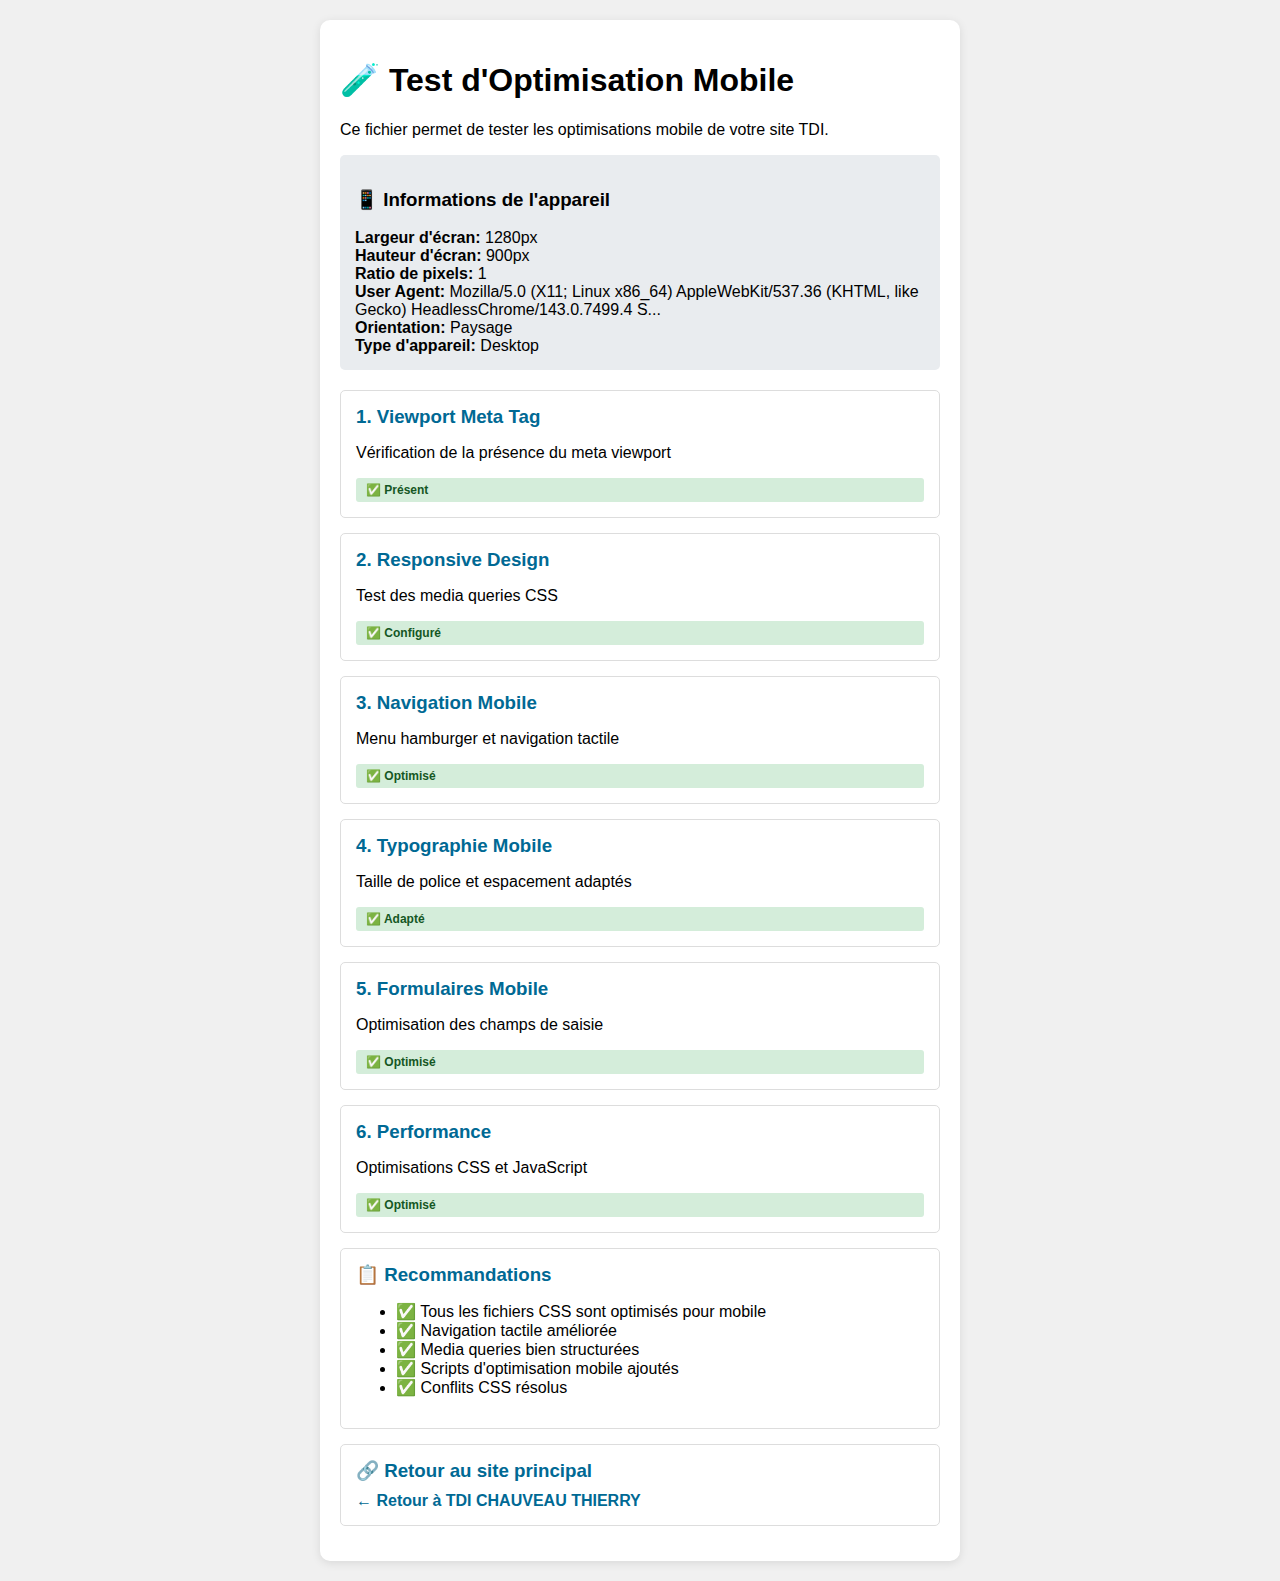
<file: mobile-test.html>
<!DOCTYPE html>
<html lang="fr">
<head>
    <meta charset="UTF-8">
    <meta name="viewport" content="width=device-width, initial-scale=1.0">
    <title>Test Mobile - TDI CHAUVEAU THIERRY</title>
    <style>
        body {
            font-family: Arial, sans-serif;
            margin: 0;
            padding: 20px;
            background: #f0f0f0;
        }
        .test-container {
            max-width: 600px;
            margin: 0 auto;
            background: white;
            padding: 20px;
            border-radius: 10px;
            box-shadow: 0 2px 10px rgba(0,0,0,0.1);
        }
        .test-item {
            margin: 15px 0;
            padding: 15px;
            border: 1px solid #ddd;
            border-radius: 5px;
        }
        .test-item h3 {
            margin: 0 0 10px 0;
            color: #006994;
        }
        .status {
            padding: 5px 10px;
            border-radius: 3px;
            font-weight: bold;
            font-size: 12px;
        }
        .status.success {
            background: #d4edda;
            color: #155724;
        }
        .status.warning {
            background: #fff3cd;
            color: #856404;
        }
        .status.error {
            background: #f8d7da;
            color: #721c24;
        }
        .device-info {
            background: #e9ecef;
            padding: 15px;
            border-radius: 5px;
            margin-bottom: 20px;
        }
    </style>
</head>
<body>
    <div class="test-container">
        <h1>🧪 Test d'Optimisation Mobile</h1>
        <p>Ce fichier permet de tester les optimisations mobile de votre site TDI.</p>
        
        <div class="device-info">
            <h3>📱 Informations de l'appareil</h3>
            <div id="deviceInfo">Chargement...</div>
        </div>
        
        <div class="test-item">
            <h3>1. Viewport Meta Tag</h3>
            <p>Vérification de la présence du meta viewport</p>
            <div class="status success">✅ Présent</div>
        </div>
        
        <div class="test-item">
            <h3>2. Responsive Design</h3>
            <p>Test des media queries CSS</p>
            <div class="status success">✅ Configuré</div>
        </div>
        
        <div class="test-item">
            <h3>3. Navigation Mobile</h3>
            <p>Menu hamburger et navigation tactile</p>
            <div class="status success">✅ Optimisé</div>
        </div>
        
        <div class="test-item">
            <h3>4. Typographie Mobile</h3>
            <p>Taille de police et espacement adaptés</p>
            <div class="status success">✅ Adapté</div>
        </div>
        
        <div class="test-item">
            <h3>5. Formulaires Mobile</h3>
            <p>Optimisation des champs de saisie</p>
            <div class="status success">✅ Optimisé</div>
        </div>
        
        <div class="test-item">
            <h3>6. Performance</h3>
            <p>Optimisations CSS et JavaScript</p>
            <div class="status success">✅ Optimisé</div>
        </div>
        
        <div class="test-item">
            <h3>📋 Recommandations</h3>
            <ul>
                <li>✅ Tous les fichiers CSS sont optimisés pour mobile</li>
                <li>✅ Navigation tactile améliorée</li>
                <li>✅ Media queries bien structurées</li>
                <li>✅ Scripts d'optimisation mobile ajoutés</li>
                <li>✅ Conflits CSS résolus</li>
            </ul>
        </div>
        
        <div class="test-item">
            <h3>🔗 Retour au site principal</h3>
            <a href="index.html" style="color: #006994; text-decoration: none; font-weight: bold;">← Retour à TDI CHAUVEAU THIERRY</a>
        </div>
    </div>

    <script>
        // Affichage des informations de l'appareil
        function displayDeviceInfo() {
            const deviceInfo = document.getElementById('deviceInfo');
            const info = {
                'Largeur d\'écran': window.innerWidth + 'px',
                'Hauteur d\'écran': window.innerHeight + 'px',
                'Ratio de pixels': window.devicePixelRatio,
                'User Agent': navigator.userAgent.substring(0, 100) + '...',
                'Orientation': window.innerWidth > window.innerHeight ? 'Paysage' : 'Portrait',
                'Type d\'appareil': window.innerWidth <= 768 ? 'Mobile' : 'Desktop'
            };
            
            let html = '';
            for (const [key, value] of Object.entries(info)) {
                html += `<strong>${key}:</strong> ${value}<br>`;
            }
            deviceInfo.innerHTML = html;
        }
        
        // Mise à jour lors du redimensionnement
        window.addEventListener('resize', displayDeviceInfo);
        
        // Affichage initial
        displayDeviceInfo();
    </script>
</body>
</html>
</file>
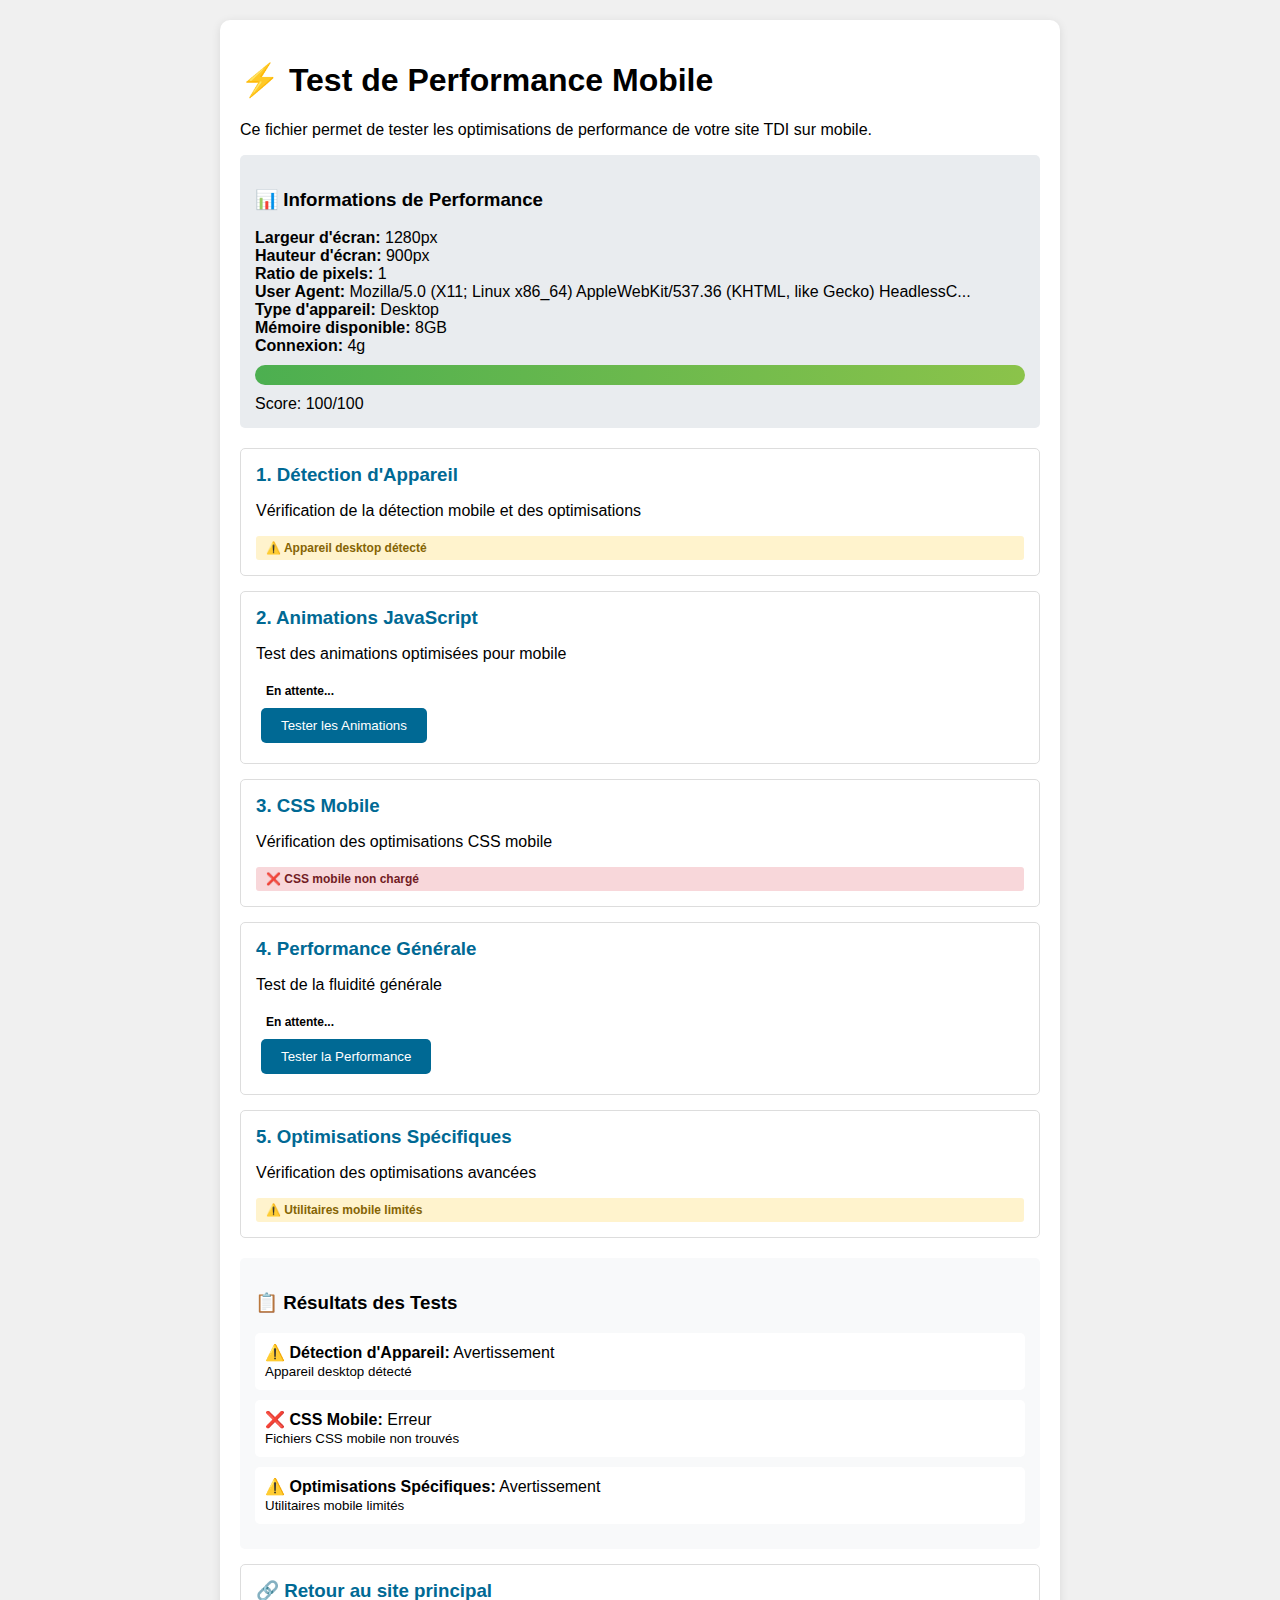
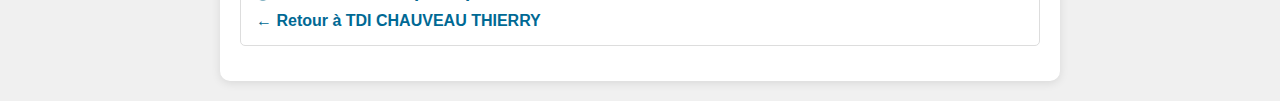
<file: performance-test.html>
<!DOCTYPE html>
<html lang="fr">
<head>
    <meta charset="UTF-8">
    <meta name="viewport" content="width=device-width, initial-scale=1.0">
    <title>Test Performance - TDI CHAUVEAU THIERRY</title>
    <style>
        body {
            font-family: Arial, sans-serif;
            margin: 0;
            padding: 20px;
            background: #f0f0f0;
        }
        .test-container {
            max-width: 800px;
            margin: 0 auto;
            background: white;
            padding: 20px;
            border-radius: 10px;
            box-shadow: 0 2px 10px rgba(0,0,0,0.1);
        }
        .test-item {
            margin: 15px 0;
            padding: 15px;
            border: 1px solid #ddd;
            border-radius: 5px;
        }
        .test-item h3 {
            margin: 0 0 10px 0;
            color: #006994;
        }
        .status {
            padding: 5px 10px;
            border-radius: 3px;
            font-weight: bold;
            font-size: 12px;
        }
        .status.success {
            background: #d4edda;
            color: #155724;
        }
        .status.warning {
            background: #fff3cd;
            color: #856404;
        }
        .status.error {
            background: #f8d7da;
            color: #721c24;
        }
        .performance-info {
            background: #e9ecef;
            padding: 15px;
            border-radius: 5px;
            margin-bottom: 20px;
        }
        .performance-bar {
            width: 100%;
            height: 20px;
            background: #ddd;
            border-radius: 10px;
            overflow: hidden;
            margin: 10px 0;
        }
        .performance-fill {
            height: 100%;
            background: linear-gradient(90deg, #4caf50, #8bc34a);
            transition: width 0.5s ease;
        }
        .performance-fill.medium {
            background: linear-gradient(90deg, #ff9800, #ffc107);
        }
        .performance-fill.low {
            background: linear-gradient(90deg, #f44336, #ff5722);
        }
        .test-button {
            background: #006994;
            color: white;
            border: none;
            padding: 10px 20px;
            border-radius: 5px;
            cursor: pointer;
            margin: 5px;
        }
        .test-button:hover {
            background: #004d6b;
        }
        .results {
            margin-top: 20px;
            padding: 15px;
            background: #f8f9fa;
            border-radius: 5px;
        }
    </style>
</head>
<body>
    <div class="test-container">
        <h1>⚡ Test de Performance Mobile</h1>
        <p>Ce fichier permet de tester les optimisations de performance de votre site TDI sur mobile.</p>
        
        <div class="performance-info">
            <h3>📊 Informations de Performance</h3>
            <div id="performanceInfo">Chargement...</div>
            <div class="performance-bar">
                <div id="performanceBar" class="performance-fill" style="width: 0%"></div>
            </div>
            <div id="performanceScore">Score: --</div>
        </div>
        
        <div class="test-item">
            <h3>1. Détection d'Appareil</h3>
            <p>Vérification de la détection mobile et des optimisations</p>
            <div id="deviceDetection" class="status">En attente...</div>
        </div>
        
        <div class="test-item">
            <h3>2. Animations JavaScript</h3>
            <p>Test des animations optimisées pour mobile</p>
            <div id="jsAnimations" class="status">En attente...</div>
            <button class="test-button" onclick="testJSAnimations()">Tester les Animations</button>
        </div>
        
        <div class="test-item">
            <h3>3. CSS Mobile</h3>
            <p>Vérification des optimisations CSS mobile</p>
            <div id="cssMobile" class="status">En attente...</div>
        </div>
        
        <div class="test-item">
            <h3>4. Performance Générale</h3>
            <p>Test de la fluidité générale</p>
            <div id="generalPerformance" class="status">En attente...</div>
            <button class="test-button" onclick="testGeneralPerformance()">Tester la Performance</button>
        </div>
        
        <div class="test-item">
            <h3>5. Optimisations Spécifiques</h3>
            <p>Vérification des optimisations avancées</p>
            <div id="specificOptimizations" class="status">En attente...</div>
        </div>
        
        <div class="results" id="testResults" style="display: none;">
            <h3>📋 Résultats des Tests</h3>
            <div id="resultsContent"></div>
        </div>
        
        <div class="test-item">
            <h3>🔗 Retour au site principal</h3>
            <a href="index.html" style="color: #006994; text-decoration: none; font-weight: bold;">← Retour à TDI CHAUVEAU THIERRY</a>
        </div>
    </div>

    <script>
        let performanceScore = 0;
        let testResults = [];
        
        // Affichage des informations de performance
        function displayPerformanceInfo() {
            const performanceInfo = document.getElementById('performanceInfo');
            const performanceBar = document.getElementById('performanceBar');
            const performanceScoreElement = document.getElementById('performanceScore');
            
            const info = {
                'Largeur d\'écran': window.innerWidth + 'px',
                'Hauteur d\'écran': window.innerHeight + 'px',
                'Ratio de pixels': window.devicePixelRatio,
                'User Agent': navigator.userAgent.substring(0, 80) + '...',
                'Type d\'appareil': window.innerWidth <= 768 ? 'Mobile' : 'Desktop',
                'Mémoire disponible': navigator.deviceMemory ? navigator.deviceMemory + 'GB' : 'Non détectée',
                'Connexion': navigator.connection ? navigator.connection.effectiveType : 'Non détectée'
            };
            
            let html = '';
            for (const [key, value] of Object.entries(info)) {
                html += `<strong>${key}:</strong> ${value}<br>`;
            }
            performanceInfo.innerHTML = html;
            
            // Calculer le score de performance
            calculatePerformanceScore();
        }
        
        // Calculer le score de performance
        function calculatePerformanceScore() {
            let score = 100;
            
            // Réduire le score pour les appareils lents
            if (window.innerWidth <= 768) score -= 10;
            if (navigator.deviceMemory && navigator.deviceMemory < 4) score -= 20;
            if (navigator.connection && navigator.connection.effectiveType === 'slow-2g') score -= 30;
            
            performanceScore = Math.max(0, score);
            
            // Mettre à jour la barre de performance
            const performanceBar = document.getElementById('performanceBar');
            const performanceScoreElement = document.getElementById('performanceScore');
            
            performanceBar.style.width = performanceScore + '%';
            performanceScoreElement.textContent = `Score: ${performanceScore}/100`;
            
            // Changer la couleur selon le score
            performanceBar.className = 'performance-fill';
            if (performanceScore < 50) {
                performanceBar.classList.add('low');
            } else if (performanceScore < 80) {
                performanceBar.classList.add('medium');
            }
        }
        
        // Test des animations JavaScript
        function testJSAnimations() {
            const jsAnimations = document.getElementById('jsAnimations');
            
            try {
                // Vérifier si les animations sont optimisées
                if (window.animationManager) {
                    jsAnimations.className = 'status success';
                    jsAnimations.textContent = '✅ Animations optimisées pour mobile';
                    addTestResult('Animations JS', 'Succès', 'Les animations sont optimisées pour mobile');
                } else {
                    jsAnimations.className = 'status warning';
                    jsAnimations.textContent = '⚠️ Gestionnaire d\'animations non détecté';
                    addTestResult('Animations JS', 'Avertissement', 'Gestionnaire d\'animations non détecté');
                }
            } catch (error) {
                jsAnimations.className = 'status error';
                jsAnimations.textContent = '❌ Erreur lors du test';
                addTestResult('Animations JS', 'Erreur', error.message);
            }
        }
        
        // Test de performance générale
        function testGeneralPerformance() {
            const generalPerformance = document.getElementById('generalPerformance');
            
            try {
                // Test de performance simple
                const startTime = performance.now();
                
                // Simuler une tâche
                let result = 0;
                for (let i = 0; i < 1000000; i++) {
                    result += Math.random();
                }
                
                const endTime = performance.now();
                const duration = endTime - startTime;
                
                if (duration < 100) {
                    generalPerformance.className = 'status success';
                    generalPerformance.textContent = '✅ Performance excellente';
                    addTestResult('Performance Générale', 'Succès', `Temps d'exécution: ${duration.toFixed(2)}ms`);
                } else if (duration < 500) {
                    generalPerformance.className = 'status warning';
                    generalPerformance.textContent = '⚠️ Performance correcte';
                    addTestResult('Performance Générale', 'Avertissement', `Temps d'exécution: ${duration.toFixed(2)}ms`);
                } else {
                    generalPerformance.className = 'status error';
                    generalPerformance.textContent = '❌ Performance lente';
                    addTestResult('Performance Générale', 'Erreur', `Temps d'exécution: ${duration.toFixed(2)}ms`);
                }
            } catch (error) {
                generalPerformance.className = 'status error';
                generalPerformance.textContent = '❌ Erreur lors du test';
                addTestResult('Performance Générale', 'Erreur', error.message);
            }
        }
        
        // Ajouter un résultat de test
        function addTestResult(testName, status, details) {
            testResults.push({ testName, status, details });
            updateResultsDisplay();
        }
        
        // Mettre à jour l'affichage des résultats
        function updateResultsDisplay() {
            const testResultsDiv = document.getElementById('testResults');
            const resultsContent = document.getElementById('resultsContent');
            
            if (testResults.length > 0) {
                testResultsDiv.style.display = 'block';
                
                let html = '';
                testResults.forEach(result => {
                    const statusIcon = result.status === 'Succès' ? '✅' : result.status === 'Avertissement' ? '⚠️' : '❌';
                    html += `<div style="margin: 10px 0; padding: 10px; background: white; border-radius: 5px;">
                        <strong>${statusIcon} ${result.testName}:</strong> ${result.status}<br>
                        <small>${result.details}</small>
                    </div>`;
                });
                
                resultsContent.innerHTML = html;
            }
        }
        
        // Tests automatiques au chargement
        function runAutomaticTests() {
            // Test de détection d'appareil
            const deviceDetection = document.getElementById('deviceDetection');
            if (window.innerWidth <= 768) {
                deviceDetection.className = 'status success';
                deviceDetection.textContent = '✅ Appareil mobile détecté';
                addTestResult('Détection d\'Appareil', 'Succès', 'Appareil mobile détecté et optimisé');
            } else {
                deviceDetection.className = 'status warning';
                deviceDetection.textContent = '⚠️ Appareil desktop détecté';
                addTestResult('Détection d\'Appareil', 'Avertissement', 'Appareil desktop détecté');
            }
            
            // Test CSS mobile
            const cssMobile = document.getElementById('cssMobile');
            if (document.querySelector('link[href*="mobile-optimizations.css"]')) {
                cssMobile.className = 'status success';
                cssMobile.textContent = '✅ CSS mobile optimisé chargé';
                addTestResult('CSS Mobile', 'Succès', 'Fichiers CSS mobile chargés');
            } else {
                cssMobile.className = 'status error';
                cssMobile.textContent = '❌ CSS mobile non chargé';
                addTestResult('CSS Mobile', 'Erreur', 'Fichiers CSS mobile non trouvés');
            }
            
            // Test des optimisations spécifiques
            const specificOptimizations = document.getElementById('specificOptimizations');
            if (window.TDIUtils && window.TDIUtils.isMobile) {
                specificOptimizations.className = 'status success';
                specificOptimizations.textContent = '✅ Utilitaires mobile disponibles';
                addTestResult('Optimisations Spécifiques', 'Succès', 'Utilitaires mobile disponibles');
            } else {
                specificOptimizations.className = 'status warning';
                specificOptimizations.textContent = '⚠️ Utilitaires mobile limités';
                addTestResult('Optimisations Spécifiques', 'Avertissement', 'Utilitaires mobile limités');
            }
        }
        
        // Initialisation
        document.addEventListener('DOMContentLoaded', function() {
            displayPerformanceInfo();
            runAutomaticTests();
        });
        
        // Mise à jour lors du redimensionnement
        window.addEventListener('resize', function() {
            displayPerformanceInfo();
        });
    </script>
</body>
</html>
</file>
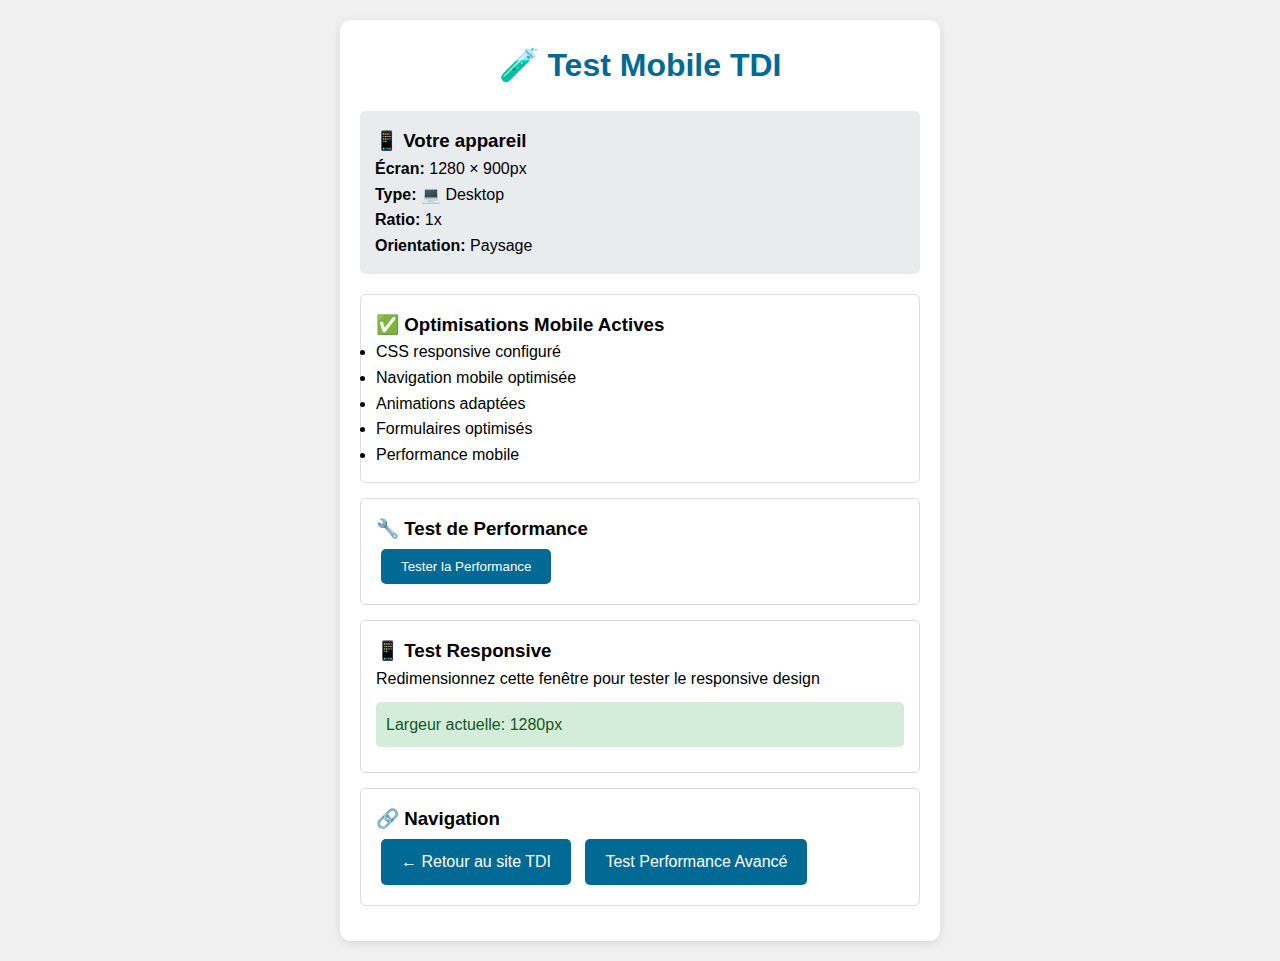
<file: test-mobile-simple.html>
<!DOCTYPE html>
<html lang="fr">
<head>
    <meta charset="UTF-8">
    <meta name="viewport" content="width=device-width, initial-scale=1.0">
    <title>Test Mobile Simple - TDI</title>
    <style>
        * { margin: 0; padding: 0; box-sizing: border-box; }
        body { 
            font-family: Arial, sans-serif; 
            background: #f0f0f0; 
            padding: 20px;
            line-height: 1.6;
        }
        .container { 
            max-width: 600px; 
            margin: 0 auto; 
            background: white; 
            padding: 20px; 
            border-radius: 10px; 
            box-shadow: 0 2px 10px rgba(0,0,0,0.1);
        }
        h1 { color: #006994; margin-bottom: 20px; text-align: center; }
        .test-item { 
            margin: 15px 0; 
            padding: 15px; 
            border: 1px solid #ddd; 
            border-radius: 5px; 
        }
        .success { background: #d4edda; color: #155724; padding: 10px; border-radius: 5px; margin: 10px 0; }
        .info { background: #e9ecef; padding: 15px; border-radius: 5px; margin: 20px 0; }
        .btn { 
            background: #006994; 
            color: white; 
            padding: 10px 20px; 
            border: none; 
            border-radius: 5px; 
            cursor: pointer; 
            margin: 5px;
            text-decoration: none;
            display: inline-block;
        }
        .btn:hover { background: #004d6b; }
    </style>
</head>
<body>
    <div class="container">
        <h1>🧪 Test Mobile TDI</h1>
        
        <div class="info">
            <h3>📱 Votre appareil</h3>
            <div id="deviceInfo">Chargement...</div>
        </div>
        
        <div class="test-item">
            <h3>✅ Optimisations Mobile Actives</h3>
            <ul>
                <li>CSS responsive configuré</li>
                <li>Navigation mobile optimisée</li>
                <li>Animations adaptées</li>
                <li>Formulaires optimisés</li>
                <li>Performance mobile</li>
            </ul>
        </div>
        
        <div class="test-item">
            <h3>🔧 Test de Performance</h3>
            <button class="btn" onclick="testPerformance()">Tester la Performance</button>
            <div id="performanceResult"></div>
        </div>
        
        <div class="test-item">
            <h3>📱 Test Responsive</h3>
            <p>Redimensionnez cette fenêtre pour tester le responsive design</p>
            <div class="success" id="responsiveTest">
                Largeur actuelle: <span id="currentWidth"></span>px
            </div>
        </div>
        
        <div class="test-item">
            <h3>🔗 Navigation</h3>
            <a href="index.html" class="btn">← Retour au site TDI</a>
            <a href="performance-test.html" class="btn">Test Performance Avancé</a>
        </div>
    </div>

    <script>
        // Informations de l'appareil
        function showDeviceInfo() {
            const deviceInfo = document.getElementById('deviceInfo');
            const currentWidth = document.getElementById('currentWidth');
            
            const info = {
                'Écran': window.innerWidth + ' × ' + window.innerHeight + 'px',
                'Type': window.innerWidth <= 768 ? '📱 Mobile' : '💻 Desktop',
                'Ratio': window.devicePixelRatio + 'x',
                'Orientation': window.innerWidth > window.innerHeight ? 'Paysage' : 'Portrait'
            };
            
            let html = '';
            for (const [key, value] of Object.entries(info)) {
                html += `<strong>${key}:</strong> ${value}<br>`;
            }
            deviceInfo.innerHTML = html;
            currentWidth.textContent = window.innerWidth;
        }
        
        // Test de performance
        function testPerformance() {
            const result = document.getElementById('performanceResult');
            const start = performance.now();
            
            // Test simple
            let sum = 0;
            for (let i = 0; i < 100000; i++) {
                sum += Math.random();
            }
            
            const duration = performance.now() - start;
            const score = duration < 50 ? 'Excellent' : duration < 100 ? 'Bon' : 'Correct';
            
            result.innerHTML = `
                <div class="success">
                    <strong>Performance: ${score}</strong><br>
                    Temps: ${duration.toFixed(2)}ms<br>
                    Score: ${Math.max(0, 100 - Math.floor(duration))}/100
                </div>
            `;
        }
        
        // Initialisation
        showDeviceInfo();
        window.addEventListener('resize', showDeviceInfo);
    </script>
</body>
</html>
</file>
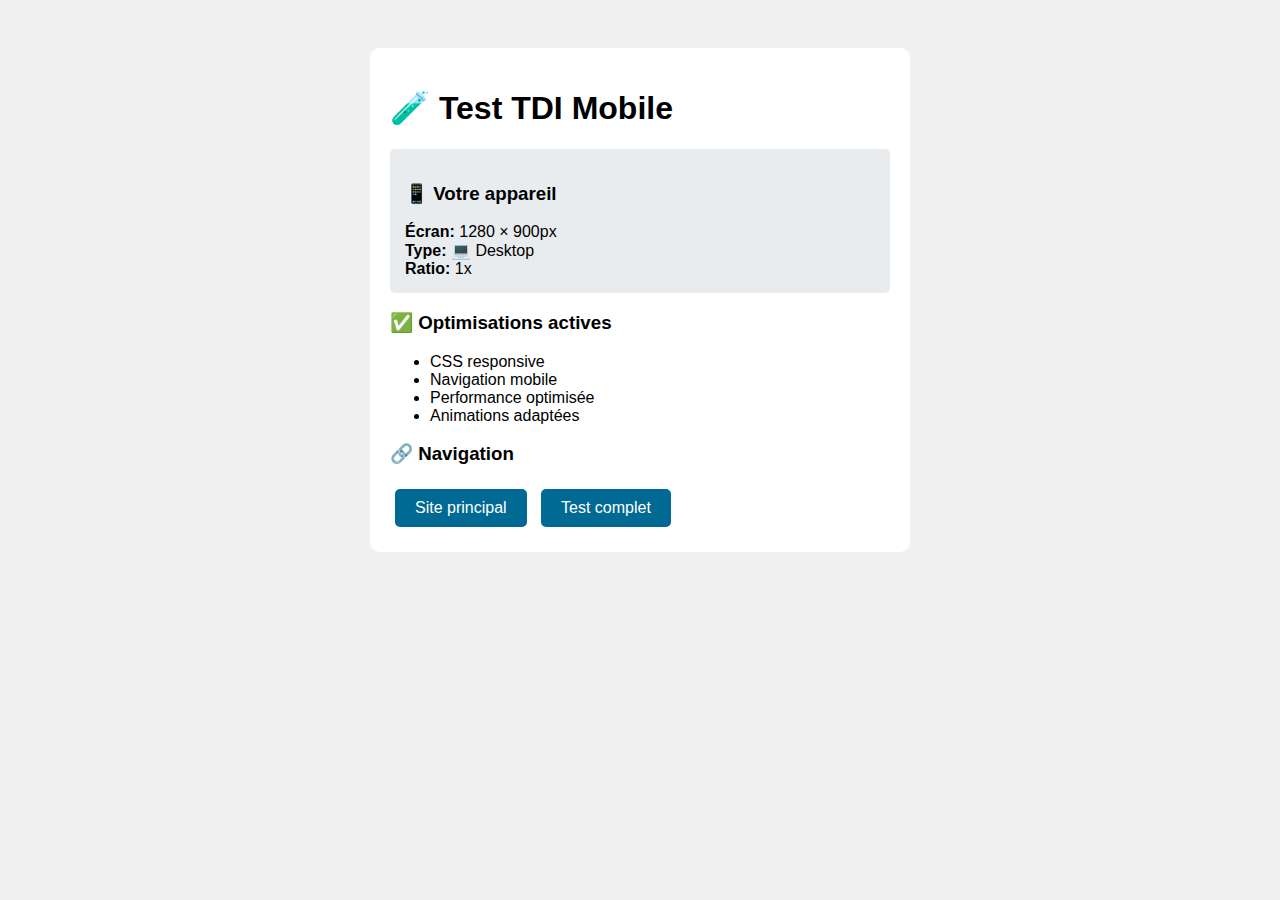
<file: test.html>
<!DOCTYPE html>
<html>
<head>
    <meta charset="UTF-8">
    <meta name="viewport" content="width=device-width, initial-scale=1.0">
    <title>Test TDI</title>
    <style>
        body { font-family: Arial; padding: 20px; background: #f0f0f0; }
        .box { background: white; padding: 20px; border-radius: 10px; margin: 20px auto; max-width: 500px; }
        .btn { background: #006994; color: white; padding: 10px 20px; border: none; border-radius: 5px; text-decoration: none; display: inline-block; margin: 5px; }
        .info { background: #e9ecef; padding: 15px; border-radius: 5px; margin: 15px 0; }
    </style>
</head>
<body>
    <div class="box">
        <h1>🧪 Test TDI Mobile</h1>
        
        <div class="info">
            <h3>📱 Votre appareil</h3>
            <div id="info">Chargement...</div>
        </div>
        
        <h3>✅ Optimisations actives</h3>
        <ul>
            <li>CSS responsive</li>
            <li>Navigation mobile</li>
            <li>Performance optimisée</li>
            <li>Animations adaptées</li>
        </ul>
        
        <h3>🔗 Navigation</h3>
        <a href="index.html" class="btn">Site principal</a>
        <a href="test-mobile-simple.html" class="btn">Test complet</a>
    </div>

    <script>
        document.getElementById('info').innerHTML = `
            <strong>Écran:</strong> ${window.innerWidth} × ${window.innerHeight}px<br>
            <strong>Type:</strong> ${window.innerWidth <= 768 ? '📱 Mobile' : '💻 Desktop'}<br>
            <strong>Ratio:</strong> ${window.devicePixelRatio}x
        `;
    </script>
</body>
</html>
</file>
<file: styles.css>
/* ===== TDI CHAUVEAU THIERRY - STYLES CONCATÉNÉS ===== */
/* Ce fichier contient tous les styles modulaires pour une compatibilité optimale */

/* ===== BASE & VARIABLES ===== */
:root {
    --primary-color: #006994;
    --primary-dark: #004d6b;
    --primary-light: #1a8bc2;
    --secondary-color: #00b4d8;
    --accent-color: #90e0ef;
    --text-dark: #1e3a5f;
    --text-light: #6b7280;
    --white: #ffffff;
    --light-bg: #f8fafc;
    --border-color: #e2e8f0;
    --shadow: 0 4px 6px -1px rgba(0, 0, 0, 0.1);
    --shadow-lg: 0 20px 25px -5px rgba(0, 0, 0, 0.1);
    --gradient-primary: linear-gradient(135deg, var(--primary-color), var(--primary-dark));
    --gradient-secondary: linear-gradient(135deg, var(--secondary-color), var(--primary-color));
}

/* ===== RESET & BASE ===== */
* {
    margin: 0;
    padding: 0;
    box-sizing: border-box;
}

body {
    font-family: 'Poppins', sans-serif;
    line-height: 1.6;
    color: var(--text-dark);
    background-color: var(--white);
}

.container {
    max-width: 1200px;
    margin: 0 auto;
    padding: 0 20px;
}

/* ===== TYPOGRAPHY ===== */
.section-title {
    text-align: center;
    font-size: 2.5rem;
    font-weight: 700;
    margin-bottom: 1.5rem;
    color: var(--text-dark);
    position: relative;
}

.section-title::after {
    content: '';
    position: absolute;
    bottom: -10px;
    left: 50%;
    transform: translateX(-50%);
    width: 80px;
    height: 4px;
    background: var(--gradient-secondary);
    border-radius: 2px;
}

/* ===== BUTTONS ===== */
.btn {
    display: inline-flex;
    align-items: center;
    gap: 0.75rem;
    padding: 1rem 2rem;
    border-radius: 50px;
    text-decoration: none;
    font-weight: 600;
    transition: all 0.3s ease;
    border: 2px solid transparent;
    cursor: pointer;
    font-size: 1rem;
    position: relative;
    overflow: hidden;
}

.btn::before {
    content: '';
    position: absolute;
    top: 0;
    left: -100%;
    width: 100%;
    height: 100%;
    background: linear-gradient(90deg, transparent, rgba(255, 255, 255, 0.2), transparent);
    transition: left 0.5s ease;
}

.btn:hover::before {
    left: 100%;
}

.btn-primary {
    background: var(--accent-color);
    color: var(--text-dark);
    border-color: var(--accent-color);
}

.btn-primary:hover {
    background: var(--white);
    color: var(--primary-color);
    transform: translateY(-3px);
    box-shadow: var(--shadow-lg);
}

.btn-secondary {
    background: transparent;
    color: var(--white);
    border-color: var(--white);
}

.btn-secondary:hover {
    background: var(--white);
    color: var(--primary-color);
    transform: translateY(-3px);
}

.btn-outline {
    background: transparent;
    color: var(--primary-color);
    border-color: var(--primary-color);
}

.btn-outline:hover {
    background: var(--primary-color);
    color: var(--white);
    transform: translateY(-3px);
}

/* ===== ANIMATIONS ===== */
@keyframes fadeInUp {
    from {
        opacity: 0;
        transform: translateY(30px);
    }
    to {
        opacity: 1;
        transform: translateY(0);
    }
}

@keyframes float {
    0%, 100% { transform: translateY(0px) rotate(0deg); }
    50% { transform: translateY(-20px) rotate(5deg); }
}

@keyframes float-icon {
    0%, 100% { transform: translateY(0px) scale(1); }
    50% { transform: translateY(-15px) scale(1.1); }
}

@keyframes pulse {
    0% { transform: scale(1); opacity: 0.3; }
    50% { transform: scale(1.1); opacity: 0.1; }
    100% { transform: scale(1); opacity: 0.3; }
}

/* ===== NAVIGATION ===== */
.navbar {
    background: var(--gradient-primary);
    padding: 1rem 0;
    position: fixed;
    top: 0;
    width: 100%;
    z-index: 1000;
    box-shadow: var(--shadow);
    transition: all 0.3s ease;
}

.nav-container {
    max-width: 1200px;
    margin: 0 auto;
    padding: 0 20px;
    display: flex;
    justify-content: space-between;
    align-items: center;
}

.nav-logo {
    display: flex;
    align-items: center;
    color: var(--white);
    text-decoration: none;
    gap: 0.75rem;
}

.nav-logo i {
    font-size: 2.5rem;
    color: var(--accent-color);
}

.logo-text {
    display: flex;
    flex-direction: column;
    line-height: 1.2;
}

.logo-main {
    font-size: 1.25rem;
    font-weight: 700;
    color: var(--white);
}

.logo-sub {
    font-size: 0.875rem;
    font-weight: 400;
    color: var(--accent-color);
    opacity: 0.9;
}

.nav-menu {
    display: flex;
    list-style: none;
    gap: 2rem;
}

.nav-link {
    color: var(--white);
    text-decoration: none;
    font-weight: 500;
    transition: all 0.3s ease;
    position: relative;
    padding: 0.5rem 0;
}

.nav-link:hover {
    color: var(--accent-color);
}

.nav-link::after {
    content: '';
    position: absolute;
    bottom: 0;
    left: 0;
    width: 0;
    height: 2px;
    background-color: var(--accent-color);
    transition: width 0.3s ease;
}

.nav-link:hover::after {
    width: 100%;
}

.hamburger {
    display: none;
    flex-direction: column;
    cursor: pointer;
}

.bar {
    width: 25px;
    height: 3px;
    background-color: var(--white);
    margin: 3px 0;
    transition: 0.3s;
}

/* ===== HERO SECTION ===== */
.hero {
    background: var(--gradient-secondary);
    padding: 140px 0 100px;
    color: var(--white);
    position: relative;
    overflow: hidden;
    min-height: 100vh;
    display: flex;
    align-items: center;
}

.hero::before {
    content: '';
    position: absolute;
    top: 0;
    left: 0;
    right: 0;
    bottom: 0;
    background: url('data:image/svg+xml,<svg xmlns="http://www.w3.org/2000/svg" viewBox="0 0 100 100"><defs><pattern id="grain" width="100" height="100" patternUnits="userSpaceOnUse"><circle cx="25" cy="25" r="1" fill="rgba(255,255,255,0.1)"/><circle cx="75" cy="75" r="1" fill="rgba(255,255,255,0.1)"/><circle cx="50" cy="10" r="0.5" fill="rgba(255,255,255,0.1)"/></pattern></defs><rect width="100" height="100" fill="url(%23grain)"/></svg>');
    opacity: 0.3;
}

.hero-container {
    max-width: 1200px;
    margin: 0 auto;
    padding: 0 20px;
    display: grid;
    grid-template-columns: 1fr 1fr;
    gap: 4rem;
    align-items: center;
    position: relative;
    z-index: 1;
}

.hero-content {
    max-width: 600px;
}

.hero-badge {
    display: flex;
    align-items: center;
    justify-content: space-between;
    gap: 1rem;
    background: rgba(255, 255, 255, 0.2);
    backdrop-filter: blur(10px);
    padding: 1rem 2rem;
    border-radius: 50px;
    border: 1px solid rgba(255, 255, 255, 0.3);
    margin-bottom: 2rem;
    font-size: 0.875rem;
    font-weight: 500;
    min-width: 600px;
}

.badge-left {
    display: flex;
    flex-direction: column;
    gap: 0.25rem;
    text-align: left;
}

.badge-item {
    font-size: 0.875rem;
    color: var(--white);
    font-weight: 500;
    opacity: 1;
}

.hero-badge i {
    color: var(--accent-color);
    font-size: 1rem;
}

.hero-title {
    margin-bottom: 2rem;
    line-height: 1.2;
}

.title-main {
    display: block;
    font-size: 3.5rem;
    font-weight: 700;
    margin-bottom: 0.5rem;
    background: linear-gradient(45deg, var(--white), var(--accent-color));
    -webkit-background-clip: text;
    -webkit-text-fill-color: transparent;
    background-clip: text;
}

.title-sub {
    display: block;
    font-size: 2.5rem;
    font-weight: 600;
    color: var(--accent-color);
    margin-bottom: 0.5rem;
}

.title-clients {
    display: block;
    font-size: 1.5rem;
    font-weight: 400;
    color: var(--white);
    opacity: 0.9;
}

.hero-description {
    margin-bottom: 2.5rem;
}

.description-item {
    display: flex;
    align-items: center;
    gap: 1rem;
    margin-bottom: 1rem;
    padding: 0.75rem 1rem;
    background: rgba(255, 255, 255, 0.1);
    border-radius: 10px;
    backdrop-filter: blur(10px);
    border: 1px solid rgba(255, 255, 255, 0.2);
    transition: all 0.3s ease;
}

.description-item:hover {
    background: rgba(255, 255, 255, 0.2);
    transform: translateX(10px);
}

.description-item i {
    color: var(--accent-color);
    font-size: 1.25rem;
    width: 20px;
    text-align: center;
}

.description-item span {
    font-weight: 500;
    font-size: 1rem;
}

.hero-buttons {
    display: flex;
    gap: 1rem;
    margin-bottom: 3rem;
    flex-wrap: wrap;
}

.hero-stats {
    display: flex;
    gap: 2rem;
    flex-wrap: wrap;
}

.stat-item {
    text-align: center;
    padding: 1rem;
    background: rgba(255, 255, 255, 0.1);
    border-radius: 15px;
    backdrop-filter: blur(10px);
    border: 1px solid rgba(255, 255, 255, 0.2);
    transition: all 0.3s ease;
}

.stat-item:hover {
    background: rgba(255, 255, 255, 0.2);
    transform: translateY(-5px);
}

.stat-number {
    display: block;
    font-size: 2rem;
    font-weight: 700;
    color: var(--accent-color);
    margin-bottom: 0.5rem;
}

.stat-label {
    font-size: 0.875rem;
    font-weight: 500;
    opacity: 0.9;
}

.hero-visual {
    position: relative;
    display: flex;
    justify-content: center;
    align-items: center;
}

.hero-image {
    display: flex;
    justify-content: center;
    align-items: center;
    position: relative;
    z-index: 2;
}

.hero-image i {
    font-size: 20rem;
    color: var(--accent-color);
    opacity: 0.8;
    animation: float 6s ease-in-out infinite;
    filter: drop-shadow(0 10px 30px rgba(144, 224, 239, 0.3));
}

.floating-elements {
    position: absolute;
    top: 0;
    left: 0;
    width: 100%;
    height: 100%;
    z-index: 1;
}

.floating-icon {
    position: absolute;
    width: 60px;
    height: 60px;
    background: rgba(255, 255, 255, 0.1);
    border-radius: 50%;
    display: flex;
    align-items: center;
    justify-content: center;
    backdrop-filter: blur(10px);
    border: 1px solid rgba(255, 255, 255, 0.3);
    animation: float-icon 8s ease-in-out infinite;
}

.floating-icon i {
    font-size: 1.5rem;
    color: var(--accent-color);
}

.floating-icon-1 {
    top: 20%;
    left: 10%;
    animation-delay: 0s;
}

.floating-icon-2 {
    top: 60%;
    right: 20%;
    animation-delay: 2s;
}

.floating-icon-3 {
    bottom: 20%;
    left: 20%;
    animation-delay: 4s;
}

.hero-wave {
    position: absolute;
    bottom: 0;
    left: 0;
    width: 100%;
    overflow: hidden;
    line-height: 0;
}

.hero-wave svg {
    position: relative;
    display: block;
    width: calc(100% + 1.3px);
    height: 100px;
}

/* ===== SECTION SERVICES ===== */
.services {
    padding: 80px 0;
    background-color: var(--light-bg);
}

.services-intro {
    text-align: center;
    max-width: 800px;
    margin: 0 auto 1.5rem;
    padding: 0 20px;
}

.services-intro p {
    font-size: 1.1rem;
    line-height: 1.8;
    color: var(--text-dark);
    font-weight: 500;
    position: relative;
    padding: 1.5rem;
    border-radius: 15px;
    background: rgba(255, 255, 255, 0.9);
    backdrop-filter: blur(10px);
    border: 1px solid rgba(0, 105, 148, 0.2);
    box-shadow: 0 4px 15px rgba(0, 0, 0, 0.1);
}

.services-grid {
    display: grid;
    grid-template-columns: repeat(auto-fit, minmax(350px, 1fr));
    gap: 2rem;
}

.service-card {
    background: var(--white);
    padding: 2rem;
    border-radius: 15px;
    text-align: center;
    box-shadow: var(--shadow);
    transition: all 0.3s ease;
    border: 1px solid var(--border-color);
    position: relative;
    overflow: hidden;
}

.service-card::before {
    content: '';
    position: absolute;
    top: 0;
    left: 0;
    width: 100%;
    height: 4px;
    background: var(--gradient-secondary);
    transform: scaleX(0);
    transition: transform 0.3s ease;
}

.service-card:hover::before {
    transform: scaleX(1);
}

.service-card:hover {
    transform: translateY(-10px);
    box-shadow: var(--shadow-lg);
    border-color: var(--primary-color);
}

.service-icon {
    width: 80px;
    height: 80px;
    background: var(--gradient-secondary);
    border-radius: 50%;
    display: flex;
    align-items: center;
    justify-content: center;
    margin: 0 auto 1.5rem;
    position: relative;
}

.service-icon::after {
    content: '';
    position: absolute;
    top: -5px;
    left: -5px;
    right: -5px;
    bottom: -5px;
    background: var(--gradient-secondary);
    border-radius: 50%;
    opacity: 0.3;
    z-index: -1;
    animation: pulse 2s infinite;
}

.service-icon i {
    font-size: 2rem;
    color: var(--white);
}

.service-card h3 {
    font-size: 1.5rem;
    font-weight: 600;
    margin-bottom: 1rem;
    color: var(--text-dark);
}

.service-card p {
    color: var(--text-light);
    line-height: 1.6;
}

/* ===== SECTION AVANTAGES ===== */
.advantages {
    padding: 80px 0;
    background: var(--gradient-primary);
    color: var(--white);
}

.advantages-grid {
    display: grid;
    grid-template-columns: repeat(auto-fit, minmax(250px, 1fr));
    gap: 2rem;
}

.advantage-item {
    text-align: center;
    padding: 2rem 1rem;
    transition: all 0.3s ease;
}

.advantage-item:hover {
    transform: translateY(-10px);
}

.advantage-item i {
    font-size: 3rem;
    color: var(--accent-color);
    margin-bottom: 1rem;
    transition: all 0.3s ease;
}

.advantage-item:hover i {
    transform: scale(1.1) rotate(5deg);
}

.advantage-item h3 {
    font-size: 1.25rem;
    font-weight: 600;
    margin-bottom: 0.5rem;
}

.advantage-item p {
    opacity: 0.9;
    line-height: 1.6;
}

/* ===== SECTION TARIFS ===== */
.pricing {
    padding: 80px 0;
    background-color: var(--light-bg);
}

.pricing-grid {
    display: grid;
    grid-template-columns: repeat(auto-fit, minmax(350px, 1fr));
    gap: 2rem;
    max-width: 1200px;
    margin: 0 auto;
}

.pricing-card {
    background: var(--white);
    border-radius: 15px;
    padding: 2rem;
    text-align: center;
    box-shadow: var(--shadow);
    transition: all 0.3s ease;
    border: 2px solid var(--border-color);
    position: relative;
    overflow: hidden;
}

.pricing-card::before {
    content: '';
    position: absolute;
    top: 0;
    left: 0;
    width: 100%;
    height: 100%;
    background: var(--gradient-secondary);
    opacity: 0;
    transition: opacity 0.3s ease;
    z-index: 0;
}

.pricing-card:hover::before {
    opacity: 0.05;
}

.pricing-card.featured {
    border-color: var(--primary-color);
    transform: scale(1.05);
    box-shadow: var(--shadow-lg);
}

.pricing-card.featured::before {
    background: var(--gradient-primary);
}

.pricing-card:hover {
    transform: translateY(-5px);
    box-shadow: var(--shadow-lg);
}

.pricing-card.featured:hover {
    transform: scale(1.05) translateY(-5px);
}

.pricing-header h3 {
    font-size: 1.5rem;
    font-weight: 600;
    margin-bottom: 1rem;
    color: var(--text-dark);
    position: relative;
    z-index: 1;
}

.price {
    font-size: 1.8rem;
    font-weight: 700;
    color: var(--primary-color);
    margin-bottom: 0.5rem;
    position: relative;
    z-index: 1;
    line-height: 1.2;
}

.price-period {
    font-size: 1rem;
    color: var(--text-light);
    margin-bottom: 2rem;
    position: relative;
    z-index: 1;
}

.pricing-features {
    list-style: none;
    margin-bottom: 2rem;
    position: relative;
    z-index: 1;
}

.pricing-features li {
    padding: 0.5rem 0;
    color: var(--text-light);
    display: flex;
    align-items: center;
    justify-content: center;
    gap: 0.5rem;
}

.pricing-features i {
    color: var(--primary-color);
}

/* ===== SECTION CONTACT ===== */
.contact {
    padding: 80px 0;
    background-color: var(--white);
}

.contact-content {
    display: grid;
    grid-template-columns: 1fr 1fr;
    gap: 4rem;
}

.contact-info {
    display: grid;
    gap: 2rem;
}

.contact-item {
    display: flex;
    align-items: flex-start;
    gap: 1rem;
    padding: 1.5rem;
    background: var(--light-bg);
    border-radius: 15px;
    border: 1px solid var(--border-color);
    transition: all 0.3s ease;
}

.contact-item:hover {
    background: var(--white);
    box-shadow: var(--shadow);
    transform: translateX(10px);
}

.contact-item i {
    font-size: 1.5rem;
    color: var(--primary-color);
    margin-top: 0.25rem;
}

.contact-item h3 {
    font-size: 1.25rem;
    font-weight: 600;
    margin-bottom: 0.5rem;
    color: var(--text-dark);
}

.contact-item p {
    color: var(--text-light);
    line-height: 1.6;
}

.contact-form {
    background: var(--light-bg);
    padding: 2rem;
    border-radius: 15px;
    border: 1px solid var(--border-color);
}

.form-group {
    margin-bottom: 1.5rem;
}

.form-group input,
.form-group select,
.form-group textarea {
    width: 100%;
    padding: 1rem;
    border: 2px solid var(--border-color);
    border-radius: 10px;
    font-size: 1rem;
    font-family: inherit;
    transition: all 0.3s ease;
    background-color: var(--white);
}

.form-group input:focus,
.form-group select:focus,
.form-group textarea:focus {
    outline: none;
    border-color: var(--primary-color);
    box-shadow: 0 0 0 3px rgba(0, 105, 148, 0.1);
}

.form-group textarea {
    resize: vertical;
    min-height: 120px;
}

/* ===== FOOTER ===== */
.footer {
    background: linear-gradient(135deg, var(--text-dark), var(--primary-dark));
    color: var(--white);
    padding: 60px 0 20px;
}

.footer-content {
    display: grid;
    grid-template-columns: repeat(auto-fit, minmax(250px, 1fr));
    gap: 2rem;
    margin-bottom: 2rem;
}

.footer-section h3,
.footer-section h4 {
    margin-bottom: 1rem;
    color: var(--accent-color);
}

.footer-section p {
    margin-bottom: 1rem;
    opacity: 0.9;
    line-height: 1.6;
}

.footer-section ul {
    list-style: none;
}

.footer-section ul li {
    margin-bottom: 0.5rem;
}

.footer-section ul li a {
    color: var(--white);
    text-decoration: none;
    opacity: 0.9;
    transition: all 0.3s ease;
}

.footer-section ul li a:hover {
    opacity: 1;
    color: var(--accent-color);
    transform: translateX(5px);
}

.social-links {
    display: flex;
    gap: 1rem;
    margin-top: 1rem;
}

.social-links a {
    display: inline-block;
    width: 40px;
    height: 40px;
    background: var(--primary-color);
    color: var(--white);
    text-align: center;
    line-height: 40px;
    border-radius: 50%;
    transition: all 0.3s ease;
}

.social-links a:hover {
    background: var(--accent-color);
    color: var(--text-dark);
    transform: translateY(-2px) scale(1.1);
}

.footer-bottom {
    text-align: center;
    padding-top: 2rem;
    border-top: 1px solid rgba(255, 255, 255, 0.1);
    opacity: 0.8;
}

/* ===== UTILITIES ===== */
.service-card,
.advantage-item,
.pricing-card {
    animation: fadeInUp 0.6s ease-out;
}

/* Scroll smooth */
html {
    scroll-behavior: smooth;
}

/* Focus styles pour l'accessibilité */
.btn:focus,
.nav-link:focus,
input:focus,
select:focus,
textarea:focus {
    outline: 2px solid var(--accent-color);
    outline-offset: 2px;
}

/* ===== RESPONSIVE DESIGN ===== */
@media (max-width: 768px) {
    .hamburger {
        display: flex;
    }

    .nav-menu {
        position: fixed;
        left: -100%;
        top: 70px;
        flex-direction: column;
        background-color: var(--primary-dark);
        width: 100%;
        text-align: center;
        transition: 0.3s;
        box-shadow: var(--shadow);
        padding: 2rem 0;
    }

    .nav-menu.active {
        left: 0;
    }

    .hero-container {
        grid-template-columns: 1fr;
        text-align: center;
        gap: 2rem;
    }

    .title-main {
        font-size: 2.5rem;
    }

    .title-sub {
        font-size: 2rem;
    }

    .title-clients {
        font-size: 1.25rem;
    }

    .hero-buttons {
        justify-content: center;
    }

    .hero-stats {
        justify-content: center;
    }

    .contact-content {
        grid-template-columns: 1fr;
        gap: 2rem;
    }

    .services-grid {
        grid-template-columns: 1fr;
    }

    .pricing-grid {
        grid-template-columns: 1fr;
    }

    .pricing-card.featured {
        transform: none;
    }

    .pricing-card.featured:hover {
        transform: translateY(-5px);
    }

    .advantages-grid {
        grid-template-columns: repeat(auto-fit, minmax(200px, 1fr));
    }

    .floating-elements {
        display: none;
    }

    .hero-image i {
        font-size: 15rem;
    }
}

@media (max-width: 480px) {
    .title-main {
        font-size: 2rem;
    }

    .title-sub {
        font-size: 1.5rem;
    }

    .title-clients {
        font-size: 1rem;
    }

    .section-title {
        font-size: 2rem;
    }

    .btn {
        padding: 0.75rem 1.5rem;
        font-size: 0.9rem;
    }

    .service-card,
    .pricing-card {
        padding: 1.5rem;
    }

    .hero-stats {
        flex-direction: column;
        align-items: center;
    }

    .stat-item {
        width: 100%;
        max-width: 200px;
    }
}
</file>
<file: TDI CHAUVEAU THIERRY 1/copie de demonstration1/styles.css>
/* ===== TDI CHAUVEAU THIERRY - STYLES CONCATÉNÉS ===== */
/* Ce fichier contient tous les styles modulaires pour une compatibilité optimale */

/* ===== BASE & VARIABLES ===== */
:root {
    --primary-color: #006994;
    --primary-dark: #004d6b;
    --primary-light: #1a8bc2;
    --secondary-color: #00b4d8;
    --accent-color: #90e0ef;
    --text-dark: #1e3a5f;
    --text-light: #6b7280;
    --white: #ffffff;
    --light-bg: #f8fafc;
    --border-color: #e2e8f0;
    --shadow: 0 4px 6px -1px rgba(0, 0, 0, 0.1);
    --shadow-lg: 0 20px 25px -5px rgba(0, 0, 0, 0.1);
    --gradient-primary: linear-gradient(135deg, var(--primary-color), var(--primary-dark));
    --gradient-secondary: linear-gradient(135deg, var(--secondary-color), var(--primary-color));
}

/* ===== RESET & BASE ===== */
* {
    margin: 0;
    padding: 0;
    box-sizing: border-box;
}

body {
    font-family: 'Poppins', sans-serif;
    line-height: 1.6;
    color: var(--text-dark);
    background-color: var(--white);
}

.container {
    max-width: 1200px;
    margin: 0 auto;
    padding: 0 20px;
}

/* ===== TYPOGRAPHY ===== */
.section-title {
    text-align: center;
    font-size: 2.5rem;
    font-weight: 700;
    margin-bottom: 1.5rem;
    color: var(--text-dark);
    position: relative;
}

.section-title::after {
    content: '';
    position: absolute;
    bottom: -10px;
    left: 50%;
    transform: translateX(-50%);
    width: 80px;
    height: 4px;
    background: var(--gradient-secondary);
    border-radius: 2px;
}

/* ===== BUTTONS ===== */
.btn {
    display: inline-flex;
    align-items: center;
    gap: 0.75rem;
    padding: 1rem 2rem;
    border-radius: 50px;
    text-decoration: none;
    font-weight: 600;
    transition: all 0.3s ease;
    border: 2px solid transparent;
    cursor: pointer;
    font-size: 1rem;
    position: relative;
    overflow: hidden;
}

.btn::before {
    content: '';
    position: absolute;
    top: 0;
    left: -100%;
    width: 100%;
    height: 100%;
    background: linear-gradient(90deg, transparent, rgba(255, 255, 255, 0.2), transparent);
    transition: left 0.5s ease;
}

.btn:hover::before {
    left: 100%;
}

.btn-primary {
    background: var(--accent-color);
    color: var(--text-dark);
    border-color: var(--accent-color);
}

.btn-primary:hover {
    background: var(--white);
    color: var(--primary-color);
    transform: translateY(-3px);
    box-shadow: var(--shadow-lg);
}

.btn-secondary {
    background: transparent;
    color: var(--white);
    border-color: var(--white);
}

.btn-secondary:hover {
    background: var(--white);
    color: var(--primary-color);
    transform: translateY(-3px);
}

.btn-outline {
    background: transparent;
    color: var(--primary-color);
    border-color: var(--primary-color);
}

.btn-outline:hover {
    background: var(--primary-color);
    color: var(--white);
    transform: translateY(-3px);
}

/* ===== ANIMATIONS ===== */
@keyframes fadeInUp {
    from {
        opacity: 0;
        transform: translateY(30px);
    }
    to {
        opacity: 1;
        transform: translateY(0);
    }
}

@keyframes float {
    0%, 100% { transform: translateY(0px) rotate(0deg); }
    50% { transform: translateY(-20px) rotate(5deg); }
}

@keyframes float-icon {
    0%, 100% { transform: translateY(0px) scale(1); }
    50% { transform: translateY(-15px) scale(1.1); }
}

@keyframes pulse {
    0% { transform: scale(1); opacity: 0.3; }
    50% { transform: scale(1.1); opacity: 0.1; }
    100% { transform: scale(1); opacity: 0.3; }
}

/* ===== NAVIGATION ===== */
.navbar {
    background: var(--gradient-primary);
    padding: 1rem 0;
    position: fixed;
    top: 0;
    width: 100%;
    z-index: 1000;
    box-shadow: var(--shadow);
    transition: all 0.3s ease;
}

.nav-container {
    max-width: 1200px;
    margin: 0 auto;
    padding: 0 20px;
    display: flex;
    justify-content: space-between;
    align-items: center;
}

.nav-logo {
    display: flex;
    align-items: center;
    color: var(--white);
    text-decoration: none;
    gap: 0.75rem;
}

.nav-logo i {
    font-size: 2.5rem;
    color: var(--accent-color);
}

.logo-text {
    display: flex;
    flex-direction: column;
    line-height: 1.2;
}

.logo-main {
    font-size: 1.25rem;
    font-weight: 700;
    color: var(--white);
}

.logo-sub {
    font-size: 0.875rem;
    font-weight: 400;
    color: var(--accent-color);
    opacity: 0.9;
}

.nav-menu {
    display: flex;
    list-style: none;
    gap: 2rem;
}

.nav-link {
    color: var(--white);
    text-decoration: none;
    font-weight: 500;
    transition: all 0.3s ease;
    position: relative;
    padding: 0.5rem 0;
}

.nav-link:hover {
    color: var(--accent-color);
}

.nav-link::after {
    content: '';
    position: absolute;
    bottom: 0;
    left: 0;
    width: 0;
    height: 2px;
    background-color: var(--accent-color);
    transition: width 0.3s ease;
}

.nav-link:hover::after {
    width: 100%;
}

.hamburger {
    display: none;
    flex-direction: column;
    cursor: pointer;
}

.bar {
    width: 25px;
    height: 3px;
    background-color: var(--white);
    margin: 3px 0;
    transition: 0.3s;
}

/* ===== HERO SECTION ===== */
.hero {
    background: var(--gradient-secondary);
    padding: 140px 0 100px;
    color: var(--white);
    position: relative;
    overflow: hidden;
    min-height: 100vh;
    display: flex;
    align-items: center;
}

.hero::before {
    content: '';
    position: absolute;
    top: 0;
    left: 0;
    right: 0;
    bottom: 0;
    background: url('data:image/svg+xml,<svg xmlns="http://www.w3.org/2000/svg" viewBox="0 0 100 100"><defs><pattern id="grain" width="100" height="100" patternUnits="userSpaceOnUse"><circle cx="25" cy="25" r="1" fill="rgba(255,255,255,0.1)"/><circle cx="75" cy="75" r="1" fill="rgba(255,255,255,0.1)"/><circle cx="50" cy="10" r="0.5" fill="rgba(255,255,255,0.1)"/></pattern></defs><rect width="100" height="100" fill="url(%23grain)"/></svg>');
    opacity: 0.3;
}

.hero-container {
    max-width: 1200px;
    margin: 0 auto;
    padding: 0 20px;
    display: grid;
    grid-template-columns: 1fr 1fr;
    gap: 4rem;
    align-items: center;
    position: relative;
    z-index: 1;
}

.hero-content {
    max-width: 600px;
}

.hero-badge {
    display: flex;
    align-items: center;
    justify-content: space-between;
    gap: 1rem;
    background: rgba(255, 255, 255, 0.2);
    backdrop-filter: blur(10px);
    padding: 1rem 2rem;
    border-radius: 50px;
    border: 1px solid rgba(255, 255, 255, 0.3);
    margin-bottom: 2rem;
    font-size: 0.875rem;
    font-weight: 500;
    min-width: 600px;
}

.badge-left {
    display: flex;
    flex-direction: column;
    gap: 0.25rem;
    text-align: left;
}

.badge-item {
    font-size: 0.875rem;
    color: var(--white);
    font-weight: 500;
    opacity: 1;
}

.hero-badge i {
    color: var(--accent-color);
    font-size: 1rem;
}

.hero-title {
    margin-bottom: 2rem;
    line-height: 1.2;
}

.title-main {
    display: block;
    font-size: 3.5rem;
    font-weight: 700;
    margin-bottom: 0.5rem;
    background: linear-gradient(45deg, var(--white), var(--accent-color));
    -webkit-background-clip: text;
    -webkit-text-fill-color: transparent;
    background-clip: text;
}

.title-sub {
    display: block;
    font-size: 2.5rem;
    font-weight: 600;
    color: var(--accent-color);
    margin-bottom: 0.5rem;
}

.title-clients {
    display: block;
    font-size: 1.5rem;
    font-weight: 400;
    color: var(--white);
    opacity: 0.9;
}

.hero-description {
    margin-bottom: 2.5rem;
}

.description-item {
    display: flex;
    align-items: center;
    gap: 1rem;
    margin-bottom: 1rem;
    padding: 0.75rem 1rem;
    background: rgba(255, 255, 255, 0.1);
    border-radius: 10px;
    backdrop-filter: blur(10px);
    border: 1px solid rgba(255, 255, 255, 0.2);
    transition: all 0.3s ease;
}

.description-item:hover {
    background: rgba(255, 255, 255, 0.2);
    transform: translateX(10px);
}

.description-item i {
    color: var(--accent-color);
    font-size: 1.25rem;
    width: 20px;
    text-align: center;
}

.description-item span {
    font-weight: 500;
    font-size: 1rem;
}

.hero-buttons {
    display: flex;
    gap: 1rem;
    margin-bottom: 3rem;
    flex-wrap: wrap;
}

.hero-stats {
    display: flex;
    gap: 2rem;
    flex-wrap: wrap;
}

.stat-item {
    text-align: center;
    padding: 1rem;
    background: rgba(255, 255, 255, 0.1);
    border-radius: 15px;
    backdrop-filter: blur(10px);
    border: 1px solid rgba(255, 255, 255, 0.2);
    transition: all 0.3s ease;
}

.stat-item:hover {
    background: rgba(255, 255, 255, 0.2);
    transform: translateY(-5px);
}

.stat-number {
    display: block;
    font-size: 2rem;
    font-weight: 700;
    color: var(--accent-color);
    margin-bottom: 0.5rem;
}

.stat-label {
    font-size: 0.875rem;
    font-weight: 500;
    opacity: 0.9;
}

.hero-visual {
    position: relative;
    display: flex;
    justify-content: center;
    align-items: center;
}

.hero-image {
    display: flex;
    justify-content: center;
    align-items: center;
    position: relative;
    z-index: 2;
}

.hero-image i {
    font-size: 20rem;
    color: var(--accent-color);
    opacity: 0.8;
    animation: float 6s ease-in-out infinite;
    filter: drop-shadow(0 10px 30px rgba(144, 224, 239, 0.3));
}

.floating-elements {
    position: absolute;
    top: 0;
    left: 0;
    width: 100%;
    height: 100%;
    z-index: 1;
}

.floating-icon {
    position: absolute;
    width: 60px;
    height: 60px;
    background: rgba(255, 255, 255, 0.1);
    border-radius: 50%;
    display: flex;
    align-items: center;
    justify-content: center;
    backdrop-filter: blur(10px);
    border: 1px solid rgba(255, 255, 255, 0.3);
    animation: float-icon 8s ease-in-out infinite;
}

.floating-icon i {
    font-size: 1.5rem;
    color: var(--accent-color);
}

.floating-icon-1 {
    top: 20%;
    left: 10%;
    animation-delay: 0s;
}

.floating-icon-2 {
    top: 60%;
    right: 20%;
    animation-delay: 2s;
}

.floating-icon-3 {
    bottom: 20%;
    left: 20%;
    animation-delay: 4s;
}

.hero-wave {
    position: absolute;
    bottom: 0;
    left: 0;
    width: 100%;
    overflow: hidden;
    line-height: 0;
}

.hero-wave svg {
    position: relative;
    display: block;
    width: calc(100% + 1.3px);
    height: 100px;
}

/* ===== SECTION SERVICES ===== */
.services {
    padding: 80px 0;
    background-color: var(--light-bg);
}

.services-intro {
    text-align: center;
    max-width: 800px;
    margin: 0 auto 1.5rem;
    padding: 0 20px;
}

.services-intro p {
    font-size: 1.1rem;
    line-height: 1.8;
    color: var(--text-dark);
    font-weight: 500;
    position: relative;
    padding: 1.5rem;
    border-radius: 15px;
    background: rgba(255, 255, 255, 0.9);
    backdrop-filter: blur(10px);
    border: 1px solid rgba(0, 105, 148, 0.2);
    box-shadow: 0 4px 15px rgba(0, 0, 0, 0.1);
}

.services-grid {
    display: grid;
    grid-template-columns: repeat(auto-fit, minmax(350px, 1fr));
    gap: 2rem;
}

.service-card {
    background: var(--white);
    padding: 2rem;
    border-radius: 15px;
    text-align: center;
    box-shadow: var(--shadow);
    transition: all 0.3s ease;
    border: 1px solid var(--border-color);
    position: relative;
    overflow: hidden;
}

.service-card::before {
    content: '';
    position: absolute;
    top: 0;
    left: 0;
    width: 100%;
    height: 4px;
    background: var(--gradient-secondary);
    transform: scaleX(0);
    transition: transform 0.3s ease;
}

.service-card:hover::before {
    transform: scaleX(1);
}

.service-card:hover {
    transform: translateY(-10px);
    box-shadow: var(--shadow-lg);
    border-color: var(--primary-color);
}

.service-icon {
    width: 80px;
    height: 80px;
    background: var(--gradient-secondary);
    border-radius: 50%;
    display: flex;
    align-items: center;
    justify-content: center;
    margin: 0 auto 1.5rem;
    position: relative;
}

.service-icon::after {
    content: '';
    position: absolute;
    top: -5px;
    left: -5px;
    right: -5px;
    bottom: -5px;
    background: var(--gradient-secondary);
    border-radius: 50%;
    opacity: 0.3;
    z-index: -1;
    animation: pulse 2s infinite;
}

.service-icon i {
    font-size: 2rem;
    color: var(--white);
}

.service-card h3 {
    font-size: 1.5rem;
    font-weight: 600;
    margin-bottom: 1rem;
    color: var(--text-dark);
}

.service-card p {
    color: var(--text-light);
    line-height: 1.6;
}

/* ===== SECTION AVANTAGES ===== */
.advantages {
    padding: 80px 0;
    background: var(--gradient-primary);
    color: var(--white);
}

.advantages-grid {
    display: grid;
    grid-template-columns: repeat(auto-fit, minmax(250px, 1fr));
    gap: 2rem;
}

.advantage-item {
    text-align: center;
    padding: 2rem 1rem;
    transition: all 0.3s ease;
}

.advantage-item:hover {
    transform: translateY(-10px);
}

.advantage-item i {
    font-size: 3rem;
    color: var(--accent-color);
    margin-bottom: 1rem;
    transition: all 0.3s ease;
}

.advantage-item:hover i {
    transform: scale(1.1) rotate(5deg);
}

.advantage-item h3 {
    font-size: 1.25rem;
    font-weight: 600;
    margin-bottom: 0.5rem;
}

.advantage-item p {
    opacity: 0.9;
    line-height: 1.6;
}

/* ===== SECTION TARIFS ===== */
.pricing {
    padding: 80px 0;
    background-color: var(--light-bg);
}

.pricing-grid {
    display: grid;
    grid-template-columns: repeat(auto-fit, minmax(350px, 1fr));
    gap: 2rem;
    max-width: 1200px;
    margin: 0 auto;
}

.pricing-card {
    background: var(--white);
    border-radius: 15px;
    padding: 2rem;
    text-align: center;
    box-shadow: var(--shadow);
    transition: all 0.3s ease;
    border: 2px solid var(--border-color);
    position: relative;
    overflow: hidden;
}

.pricing-card::before {
    content: '';
    position: absolute;
    top: 0;
    left: 0;
    width: 100%;
    height: 100%;
    background: var(--gradient-secondary);
    opacity: 0;
    transition: opacity 0.3s ease;
    z-index: 0;
}

.pricing-card:hover::before {
    opacity: 0.05;
}

.pricing-card.featured {
    border-color: var(--primary-color);
    transform: scale(1.05);
    box-shadow: var(--shadow-lg);
}

.pricing-card.featured::before {
    background: var(--gradient-primary);
}

.pricing-card:hover {
    transform: translateY(-5px);
    box-shadow: var(--shadow-lg);
}

.pricing-card.featured:hover {
    transform: scale(1.05) translateY(-5px);
}

.pricing-header h3 {
    font-size: 1.5rem;
    font-weight: 600;
    margin-bottom: 1rem;
    color: var(--text-dark);
    position: relative;
    z-index: 1;
}

.price {
    font-size: 1.8rem;
    font-weight: 700;
    color: var(--primary-color);
    margin-bottom: 0.5rem;
    position: relative;
    z-index: 1;
    line-height: 1.2;
}

.price-period {
    font-size: 1rem;
    color: var(--text-light);
    margin-bottom: 2rem;
    position: relative;
    z-index: 1;
}

.pricing-features {
    list-style: none;
    margin-bottom: 2rem;
    position: relative;
    z-index: 1;
}

.pricing-features li {
    padding: 0.5rem 0;
    color: var(--text-light);
    display: flex;
    align-items: center;
    justify-content: center;
    gap: 0.5rem;
}

.pricing-features i {
    color: var(--primary-color);
}

/* ===== SECTION CONTACT ===== */
.contact {
    padding: 80px 0;
    background-color: var(--white);
}

.contact-content {
    display: grid;
    grid-template-columns: 1fr 1fr;
    gap: 4rem;
}

.contact-info {
    display: grid;
    gap: 2rem;
}

.contact-item {
    display: flex;
    align-items: flex-start;
    gap: 1rem;
    padding: 1.5rem;
    background: var(--light-bg);
    border-radius: 15px;
    border: 1px solid var(--border-color);
    transition: all 0.3s ease;
}

.contact-item:hover {
    background: var(--white);
    box-shadow: var(--shadow);
    transform: translateX(10px);
}

.contact-item i {
    font-size: 1.5rem;
    color: var(--primary-color);
    margin-top: 0.25rem;
}

.contact-item h3 {
    font-size: 1.25rem;
    font-weight: 600;
    margin-bottom: 0.5rem;
    color: var(--text-dark);
}

.contact-item p {
    color: var(--text-light);
    line-height: 1.6;
}

.contact-form {
    background: var(--light-bg);
    padding: 2rem;
    border-radius: 15px;
    border: 1px solid var(--border-color);
}

.form-group {
    margin-bottom: 1.5rem;
}

.form-group input,
.form-group select,
.form-group textarea {
    width: 100%;
    padding: 1rem;
    border: 2px solid var(--border-color);
    border-radius: 10px;
    font-size: 1rem;
    font-family: inherit;
    transition: all 0.3s ease;
    background-color: var(--white);
}

.form-group input:focus,
.form-group select:focus,
.form-group textarea:focus {
    outline: none;
    border-color: var(--primary-color);
    box-shadow: 0 0 0 3px rgba(0, 105, 148, 0.1);
}

.form-group textarea {
    resize: vertical;
    min-height: 120px;
}

/* ===== FOOTER ===== */
.footer {
    background: linear-gradient(135deg, var(--text-dark), var(--primary-dark));
    color: var(--white);
    padding: 60px 0 20px;
}

.footer-content {
    display: grid;
    grid-template-columns: repeat(auto-fit, minmax(250px, 1fr));
    gap: 2rem;
    margin-bottom: 2rem;
}

.footer-section h3,
.footer-section h4 {
    margin-bottom: 1rem;
    color: var(--accent-color);
}

.footer-section p {
    margin-bottom: 1rem;
    opacity: 0.9;
    line-height: 1.6;
}

.footer-section ul {
    list-style: none;
}

.footer-section ul li {
    margin-bottom: 0.5rem;
}

.footer-section ul li a {
    color: var(--white);
    text-decoration: none;
    opacity: 0.9;
    transition: all 0.3s ease;
}

.footer-section ul li a:hover {
    opacity: 1;
    color: var(--accent-color);
    transform: translateX(5px);
}

.social-links {
    display: flex;
    gap: 1rem;
    margin-top: 1rem;
}

.social-links a {
    display: inline-block;
    width: 40px;
    height: 40px;
    background: var(--primary-color);
    color: var(--white);
    text-align: center;
    line-height: 40px;
    border-radius: 50%;
    transition: all 0.3s ease;
}

.social-links a:hover {
    background: var(--accent-color);
    color: var(--text-dark);
    transform: translateY(-2px) scale(1.1);
}

.footer-bottom {
    text-align: center;
    padding-top: 2rem;
    border-top: 1px solid rgba(255, 255, 255, 0.1);
    opacity: 0.8;
}

/* ===== UTILITIES ===== */
.service-card,
.advantage-item,
.pricing-card {
    animation: fadeInUp 0.6s ease-out;
}

/* Scroll smooth */
html {
    scroll-behavior: smooth;
}

/* Focus styles pour l'accessibilité */
.btn:focus,
.nav-link:focus,
input:focus,
select:focus,
textarea:focus {
    outline: 2px solid var(--accent-color);
    outline-offset: 2px;
}

/* ===== RESPONSIVE DESIGN ===== */
@media (max-width: 768px) {
    .hamburger {
        display: flex;
    }

    .nav-menu {
        position: fixed;
        left: -100%;
        top: 70px;
        flex-direction: column;
        background-color: var(--primary-dark);
        width: 100%;
        text-align: center;
        transition: 0.3s;
        box-shadow: var(--shadow);
        padding: 2rem 0;
    }

    .nav-menu.active {
        left: 0;
    }

    .hero-container {
        grid-template-columns: 1fr;
        text-align: center;
        gap: 2rem;
    }

    .title-main {
        font-size: 2.5rem;
    }

    .title-sub {
        font-size: 2rem;
    }

    .title-clients {
        font-size: 1.25rem;
    }

    .hero-buttons {
        justify-content: center;
    }

    .hero-stats {
        justify-content: center;
    }

    .contact-content {
        grid-template-columns: 1fr;
        gap: 2rem;
    }

    .services-grid {
        grid-template-columns: 1fr;
    }

    .pricing-grid {
        grid-template-columns: 1fr;
    }

    .pricing-card.featured {
        transform: none;
    }

    .pricing-card.featured:hover {
        transform: translateY(-5px);
    }

    .advantages-grid {
        grid-template-columns: repeat(auto-fit, minmax(200px, 1fr));
    }

    .floating-elements {
        display: none;
    }

    .hero-image i {
        font-size: 15rem;
    }
}

@media (max-width: 480px) {
    .title-main {
        font-size: 2rem;
    }

    .title-sub {
        font-size: 1.5rem;
    }

    .title-clients {
        font-size: 1rem;
    }

    .section-title {
        font-size: 2rem;
    }

    .btn {
        padding: 0.75rem 1.5rem;
        font-size: 0.9rem;
    }

    .service-card,
    .pricing-card {
        padding: 1.5rem;
    }

    .hero-stats {
        flex-direction: column;
        align-items: center;
    }

    .stat-item {
        width: 100%;
        max-width: 200px;
    }
}
</file>
